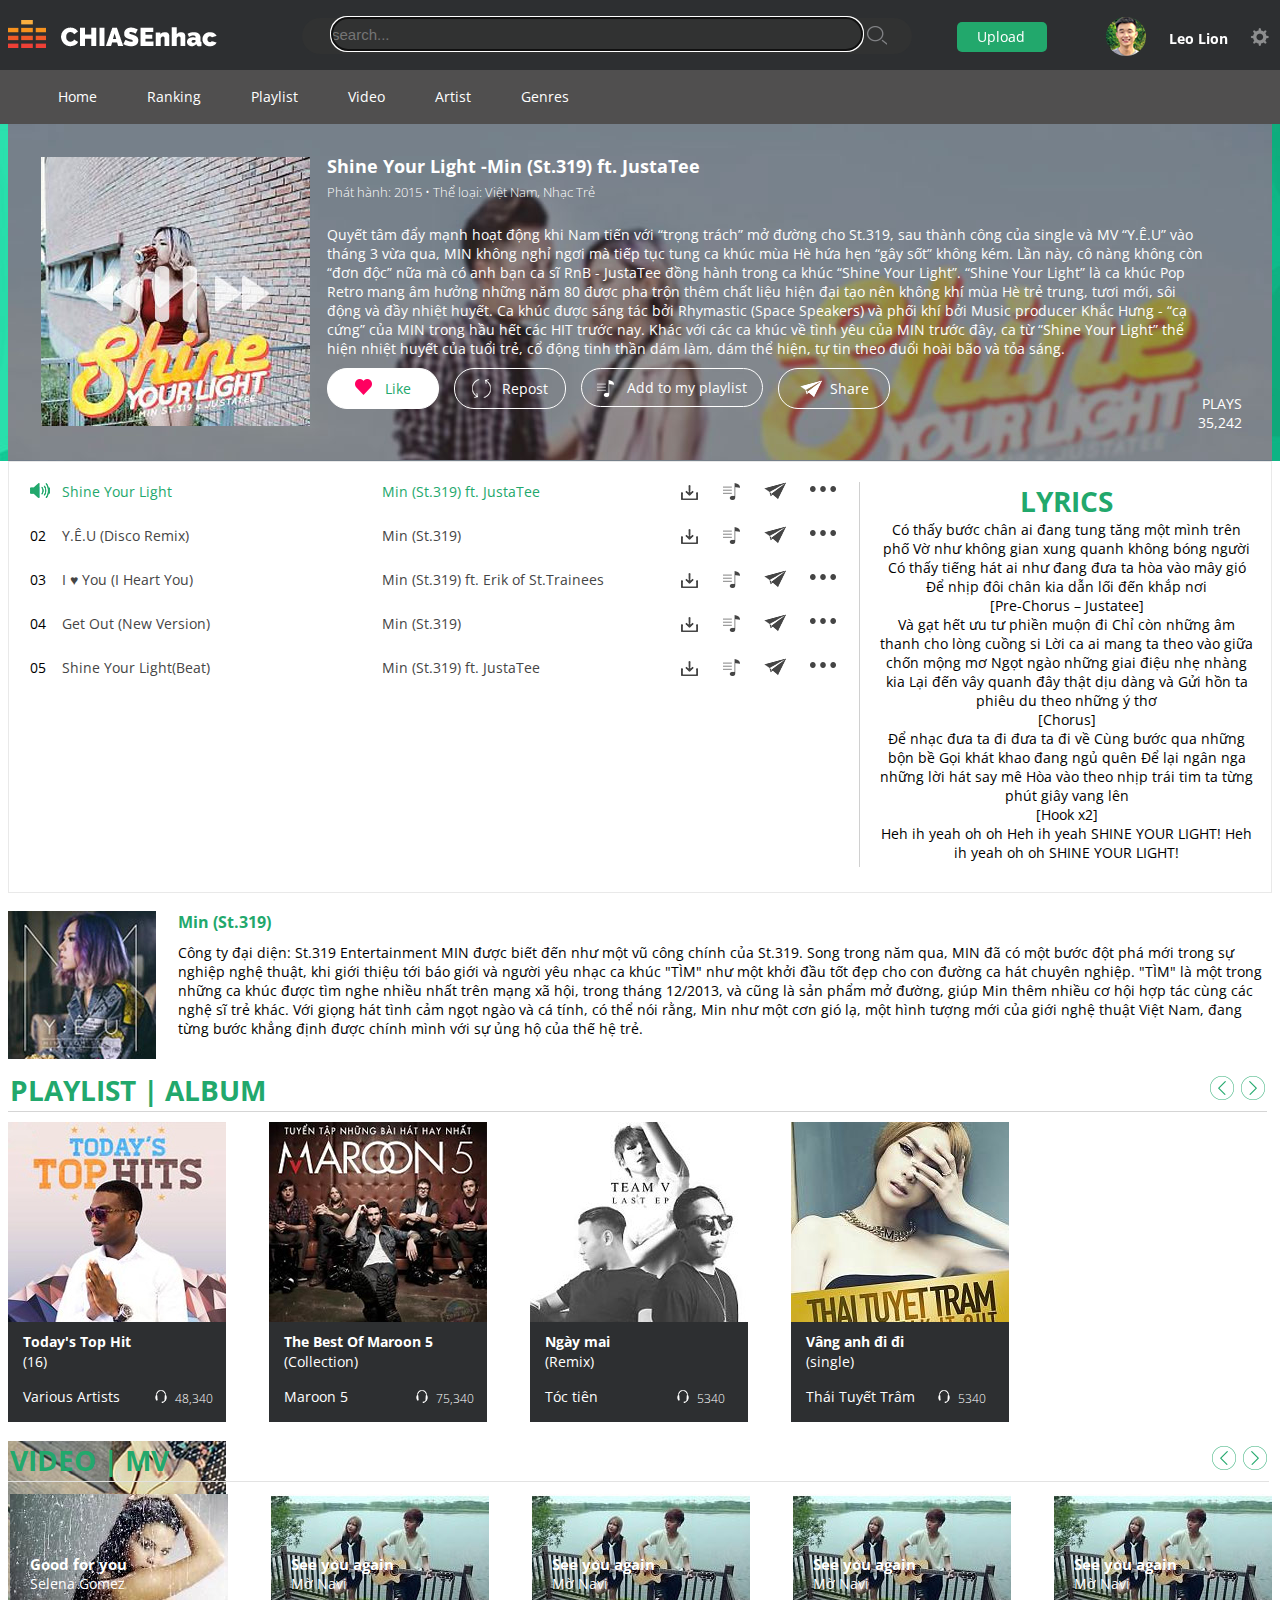
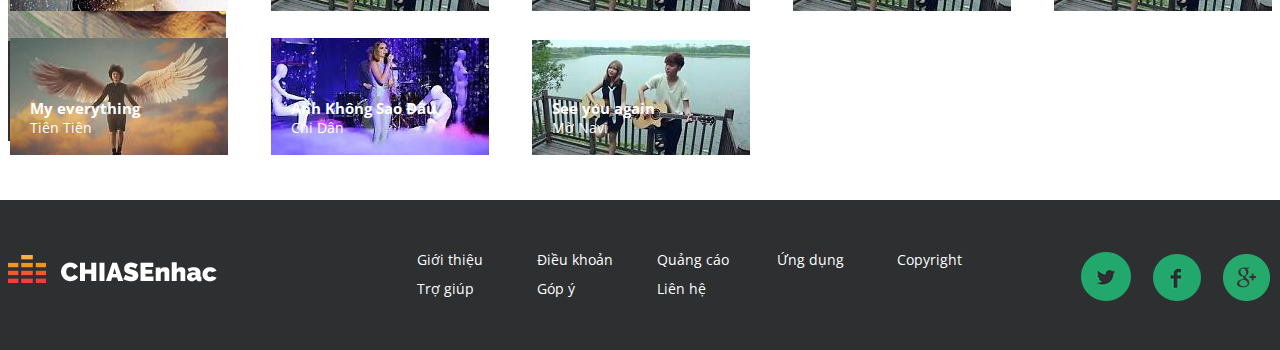
<file: album-player.html>
<!doctype html>
<html>
<head>
<meta http-equiv="X-UA-Compatible" content="IE=edge">
<meta name="viewport" content="width=device-width, initial-scale=1.0">
<title>Shine Your Light -Min (St.319) ft. JustaTee</title>
<meta http-equiv="Content-Type" content="text/html; charset=utf-8" />
<link rel="Shortcut icon" href="imgs/logo.gif" type="image/gif" sizes="16x16">
<link href="css/album-player.css" rel="stylesheet" type="text/css" />
<link href="css/header.css" rel="stylesheet" type="text/css" >
<link href="css/jquery.ui.tabs.min.css" rel="stylesheet" type="text/css">
<script src="js/jquery-1.11.1.min.js" ></script>
<script src="js/jquery.ui-1.10.4.tabs.min.js" ></script>
<script src="js/slider.js"></script>
<script src="js/dropit.js"></script>
<script type="text/javascript">
$(document).ready(function() {
    	$('.mainNav').dropit();
		
	});
</script>
</head>

<body>
 <div id="header">
	<div id="topHeader">
        <div class="wpage"> 
            <a href="index.html"><img src="imgs/logo.png" class="logo"/></a>
            
            <div class="boxSearch">
            	<form>
                <input id="txtSearch" maxlength="90" name="q" type="text" class="i-search" placeholder="search..." autocomplete="off" autofocus>
                <input id="btnSearch" type="submit" class="b-search" value="  ">
            	</form>
            </div><!--end of boxSearch-->
            
            <div class="upload"><a href="#">Upload</a></div><!--end of upload-->
            <div>
            	<table class="loginForm">
                  <tbody>
                    <tr>
                      <td><img src="imgs/ava.png" class="avaUser"/></td>
                      <td><p class="nameUser">Leo Lion</p></td>
                      <td><img src="imgs/setting.png" class="setting"/></td>
                    </tr>
                  </tbody>
                </table>
      
            </div><!--end of sign-->
    </div>
   </div><!--end of topHeader-->      
  	<nav>	
  		<div class="mainNav">
  		<ul class="wpage">
          <li><a href="index.html" >Home</a></li>
          <li><a href="ranking.html" >Ranking</a>
          	<ul class="dropit-submenu">
                <li><a href="#">Daily</a></li>
                <li><a href="#">Weekly</a></li>
                <li><a href="#">Monthly</a></li>
                <li><a href="#">Annually</a></li>
            </ul>
          </li>
          <li><a href="playlist.html">Playlist</a>
          	<ul class="dropit-submenu">
                <li><a href="#">Album of month</a></li>
                <li><a href="#">The best of single</a></li>
                <li><a href="#">Relax</a></li>
                <li><a href="#">Annually</a></li>
            </ul>
          </li>
          <li><a href="video.html" >Video</a>
          	<ul class="dropit-submenu-long">
            	<ol class="col1">
                    <li><a href="#">New & Hot</a></li>
                    <li><a href="#">Funny</a></li>
                    <li><a href="#">TV show</a></li>
                    <li><a href="#">Funny</a></li>
                </ol>
                <ol class="col2">
                    <li><a href="#">US-UK</a></li>
                    <li><a href="#">V-Pop</a></li>
                    <li><a href="#">K-Pop</a></li>
                    <li><a href="#">China</a></li>
                </ol>
            </ul>
          </li>
          
          <li><a href="artist.html" >Artist</a>
          	<ul class="dropit-submenu">
                <li><a href="#">Viet Nam</a></li>
                <li><a href="#">US-UK</a></li>
                <li><a href="#">Korea</a></li>
                <li><a href="#">China</a></li>
            </ul>
          </li>
          
          <li><a href="error.html" >Genres</a>
          	<ul class="dropit-submenu-long dropit-submenu-long2">
            	<ol class="col1">
                    <li><a href="#">Pop</a></li>
                    <li><a href="#">Rock</a></li>
                    <li><a href="#">EDM/Dance</a></li>
                    <li><a href="#">Rap/Hiphop</a></li>
                </ol>
                <ol class="col2">
                    <li><a href="#">OST</a></li>
                    <li><a href="#">Blue/Jazz</a></li>
                    <li><a href="#">Folk</a></li>
                    <li><a href="#">indie</a></li>
                </ol>
                <ol class="col3">
                    <li><a href="#">New Age/World Music</a></li>
                    <li><a href="#">Christian & Gospel</a></li>
                </ol>
            </ul>
          </li>
       </ul>
       </div>
  </nav>
  
 </div>   
 <!--end of header-->    
        <div id="container">
        	<div id="art">
                	<div class="wpage">
                        <div class="art-cover">  
                            <img src="imgs/album-cover.jpg" class="ava-artist"/>
                         	<div class="bio-album">
                            	<h3 style="font-size:18px;">Shine Your Light -Min (St.319) ft. JustaTee</h3>
								<h4 style="font-weight:lighter;line-height:28px;font-size:13px;">Phát hành: 2015 • Thể loại: Việt Nam, Nhạc Trẻ</h4>
                                <br>
                                <p style="margin-bottom:10px;">Quyết tâm đẩy mạnh hoạt động khi Nam tiến với “trọng trách” mở đường cho St.319, sau thành công của single và MV “Y.Ê.U” vào tháng 3 vừa qua, MIN không nghỉ ngơi mà tiếp tục tung ca khúc mùa Hè hứa hẹn “gây sốt” không kém. Lần này, cô nàng không còn “đơn độc” nữa mà có anh bạn ca sĩ RnB - JustaTee đồng hành trong ca khúc “Shine Your Light”. 

“Shine Your Light” là ca khúc Pop Retro mang âm hưởng những năm 80 được pha trộn thêm chất liệu hiện đại tạo nên không khí mùa Hè trẻ trung, tươi mới, sôi động và đầy nhiệt huyết. Ca khúc được sáng tác bởi Rhymastic (Space Speakers) và phối khí bởi Music producer Khắc Hưng - “cạ cứng” của MIN trong hầu hết các HIT trước nay. 

Khác với các ca khúc về tình yêu của MIN trước đây, ca từ “Shine Your Light” thể hiện nhiệt huyết của tuổi trẻ, cổ động tinh thần dám làm, dám thể hiện, tự tin theo đuổi hoài bão và tỏa sáng. </p>
                                
                                <div class="button">
                                    <div class="like"><a>Like</a></div>
                                    <div class="repost"><a>Repost</a></div>
                                    <div class="add"><a>Add to my playlist</a></div>
                                    <div class="share"><a>Share</a></div>
                                </div>
                            </div>
                            
                            <div class="plays"><p>Plays</p>
							<p>35,242</p></div>
                            
                          
                        </div><!--art cover-->          
                    <div class="overview">
                    	<div class="list-songs">                                                
                            <ul>	
                            	<li class="playing">
                                	<div class="songs">
                                        <span>1</span>
                                        <div class="name-songs"><a href="#">Shine Your Light</a></div>
                                        <div class="name-artist"><a href="#">Min (St.319) ft. JustaTee</a></div>
                                    <ul class="tool-song">
                                    	<li><img src="imgs/download.png" class="icon"/></li>
                                        <li><img src="imgs/album-gray.png" class="icon"/></li>
                                        <li><img src="imgs/share.png" class="icon"/></li>
                                        <li><img src="imgs/more.png" class="icon"/></li>
                                    </ul>
                                    </div>                                  
                                </li>
                                
                                <li>
                                	<div class="songs">
                                        <span>02</span>
                                        <div class="name-songs"><a href="#">Y.Ê.U (Disco Remix)</a></div>
                                        <div class="name-artist"><a href="#">Min (St.319)</a></div>
                                    <ul class="tool-song">
                                    	<li><img src="imgs/download.png" class="icon"/></li>
                                        <li><img src="imgs/album-gray.png" class="icon"/></li>
                                        <li><img src="imgs/share.png" class="icon"/></li>
                                        <li><img src="imgs/more.png" class="icon"/></li>
                                    </ul>
                                    </div>
                                </li>
                                
                                <li>
                                	<div class="songs">
                                        <span>03</span>
                                        <div class="name-songs"><a href="#">I ♥ You (I Heart You)</a></div>
                                        <div class="name-artist"><a href="#">Min (St.319)  ft.  Erik of St.Trainees</a></div>
                                    <ul class="tool-song">
                                    	<li><img src="imgs/download.png" class="icon"/></li>
                                        <li><img src="imgs/album-gray.png" class="icon"/></li>
                                        <li><img src="imgs/share.png" class="icon"/></li>
                                        <li><img src="imgs/more.png" class="icon"/></li>
                                    </ul>
                                    </div>
                                </li>
                                
                                <li>
                                	<div class="songs">
                                        <span>04</span>
                                        <div class="name-songs"><a href="#">Get Out (New Version)</a></div>
                                        <div class="name-artist"><a href="#">Min (St.319)</a></div>
                                    <ul class="tool-song">
                                    	<li><img src="imgs/download.png" class="icon"/></li>
                                        <li><img src="imgs/album-gray.png" class="icon"/></li>
                                        <li><img src="imgs/share.png" class="icon"/></li>
                                        <li><img src="imgs/more.png" class="icon"/></li>
                                    </ul>
                                    </div>
                                </li>
                                
                                <li>
                                	<div class="songs">
                                        <span>05</span>
                                        <div class="name-songs"><a href="#">Shine Your Light(Beat)</a></div>
                                        <div class="name-artist"><a href="#">Min (St.319) ft. JustaTee</a></div>
                                    <ul class="tool-song">
                                    	<li><img src="imgs/download.png" class="icon"/></li>
                                        <li><img src="imgs/album-gray.png" class="icon"/></li>
                                        <li><img src="imgs/share.png" class="icon"/></li>
                                        <li><img src="imgs/more.png" class="icon"/></li>
                                    </ul>
                                    </div>
                                </li>
                            </ul>
                    	</div><!--end of list songs-->
                        
                        <div class="lyric">
							<h1>Lyrics</h1>
                            
                            <p>
                            Có thấy bước chân ai đang tung tăng một mình trên phố 
                            Vờ như không gian xung quanh không bóng người 
                            Có thấy tiếng hát ai như đang đưa ta hòa vào mây gió 
                            Để nhịp đôi chân kia dẫn lối đến khắp nơi 
                            <br>
                            [Pre-Chorus – Justatee] 
                            <br>
                            Và gạt hết ưu tư phiền muộn đi 
                            Chỉ còn những âm thanh cho lòng cuồng si 
                            Lời ca ai mang ta theo vào giữa chốn mộng mơ 
                            Ngọt ngào những giai điệu nhẹ nhàng kia 
                            Lại đến vây quanh đây thật dịu dàng và 
                            Gửi hồn ta phiêu du theo những ý thơ 
                            <br>
                            [Chorus] 
                            <br>
                            Để nhạc đưa ta đi đưa ta đi về 
                            Cùng bước qua những bộn bề 
                            Gọi khát khao đang ngủ quên 
                            Để lại ngân nga những lời hát say mê 
                            Hòa vào theo nhịp trái tim ta từng phút giây vang lên 
                            <br>
                            [Hook x2] 
                            <br>
                            Heh ih yeah oh oh Heh ih yeah SHINE YOUR LIGHT! 
                            Heh ih yeah oh oh SHINE YOUR LIGHT! </p>
                        </div><!--end of related artist-->
                    </div><!--end of Overview  -->
                    
                    </div>
                </div>
        
            <div class="wpage">	
            	<div class="info-artist">
                	<img src="imgs/info-artist.jpg" style="float:left;position: absolute;"/>
                    <div class="bio">
                    	<h3><a href="artist.html">Min (St.319)</a></h3>
                        <p style="margin-top:10px;">Công ty đại diện: St.319 Entertainment 

MIN được biết đến như một vũ công chính của St.319. Song trong năm qua, MIN đã có một bước đột phá mới trong sự nghiệp nghệ thuật, khi giới thiệu tới báo giới và người yêu nhạc ca khúc "TÌM" như một khởi đầu tốt đẹp cho con đường ca hát chuyên nghiệp. 

"TÌM" là một trong những ca khúc được tìm nghe nhiều nhất trên mạng xã hội, trong tháng 12/2013, và cũng là sản phẩm mở đường, giúp Min thêm nhiều cơ hội hợp tác cùng các nghệ sĩ trẻ khác. 

Với giọng hát tình cảm ngọt ngào và cá tính, có thể nói rằng, Min như một cơn gió lạ, một hình tượng mới của giới nghệ thuật Việt Nam, đang từng bước khẳng định được chính mình với sự ủng hộ của thế hệ trẻ.</p>
                    </div>
            	</div><!--info artist-->
                
                <div class="albumCol">
                     <table class="albumTile">
                          <tbody>
                            <tr>
                              <td><h1>Playlist | Album</h1></td>
                              <td><img src="imgs/btn-prev.png" class="btnNext"/></td>
                              <td><img src="imgs/btn-next.png" class="btnPrev"/></td>  
                            </tr>
                          </tbody>
                     </table>

                    
                        <div class="album">
                        	<div class="preview">
                                <img src="imgs/index_82.jpg"/>
                                <div class="imgHover">
                                    <img src="imgs/play_all.png"/>
                                </div><!--end Hover-->
                            </div>
                            <div class="alTile">
                            	<a href="#" class="al-name">
                            		<h4>Today's Top Hit</h4>
                                    <span>(16)</span>
                            	</a>
                                <a href="#" class="artist">
                                	<p>Various Artists</p>
                                </a>
                                <table class="al-score">
                                  <tbody>
                                    <tr>
                                      <td><img src="imgs/headset.png" /></td>
                                      <td><h5 style="font-weight:lighter;margin-left:5px">48,340</h5></td>
                                    </tr>
                                  </tbody>
                                </table>
                          </div>
                        </div><!--end of album-->
                        
                        <div class="album">
                        	<div class="preview">
                                <img src="imgs/index_84.jpg"/>
                                <div class="imgHover">
                                        <img src="imgs/play_all.png"/>
                                </div><!--end Hover-->
                            </div>
                            <div class="alTile">
                            	<a href="#" class="al-name">
                            		<h4>The Best Of Maroon 5</h4>
                                    <span>(Collection)</span>
                            	</a>
                                <a href="#" class="artist">
                                	<p>Maroon 5</p>
                                </a>
                                <table class="al-score">
                                  <tbody>
                                    <tr>
                                      <td><img src="imgs/headset.png" /></td>
                                      <td><h5 style="font-weight:lighter;margin-left:5px">75,340</h5></td>
                                    </tr>
                                  </tbody>
                                </table>
                          </div>
                        </div><!--end of album-->
                        
                        <div class="album">
                            <div class="preview">
                                <img src="imgs/index_86.jpg"/>
                                <div class="imgHover">
                                        <img src="imgs/play_all.png"/>
                                </div><!--end Hover-->
                            </div>
                            <div class="alTile">
                            	<a href="#" class="al-name">
                            		<h4>Ngày mai</h4>
                                    <span>(Remix)</span>
                            	</a>
                                <a href="#" class="artist">
                                	<p>Tóc tiên</p>
                                </a>
                                <table class="al-score">
                                  <tbody>
                                    <tr>
                                      <td><img src="imgs/headset.png" /></td>
                                      <td><h5 style="font-weight:lighter;margin-left:5px">5340</h5></td>
                                    </tr>
                                  </tbody>
                                </table>
                          </div>
                        </div><!--end of album-->
                        
                        <div class="album">
                        	<div class="preview">
                                <img src="imgs/index_88.jpg"/>
                                <div class="imgHover">
                                        <img src="imgs/play_all.png"/>
                                </div><!--end Hover-->
                            </div>
                            <div class="alTile">
                            	<a href="#" class="al-name">
                            		<h4>Vâng anh đi đi<br></h4>
                                    <span>(single)</span>
                            	</a>
                                <a href="#" class="artist">
                                	<p>Thái Tuyết Trâm</p>
                                </a>
                                <table class="al-score">
                                  <tbody>
                                    <tr>
                                      <td><img src="imgs/headset.png" /></td>
                                      <td><h5 style="font-weight:lighter;margin-left:5px">5340</h5></td>
                                    </tr>
                                  </tbody>
                                </table>
                          </div>
                        </div><!--end of album-->
                        
                        <div class="album">
                        	<div class="preview">
                                <img src="imgs/pop.jpg"/>
                                <div class="imgHover">
                                        <img src="imgs/play_all.png"/>
                                </div><!--end Hover-->
                            </div>
                            <div class="alTile">
                            	<a href="#" class="al-name">
                            		<h4>Vâng anh đi đi<br></h4>
                                    <span>(single)</span>
                            	</a>
                                <a href="#" class="artist">
                                	<p>Thái Tuyết Trâm</p>
                                </a>
                                <table class="al-score">
                                  <tbody>
                                    <tr>
                                      <td><img src="imgs/headset.png" /></td>
                                      <td><h5 style="font-weight:lighter;margin-left:5px">5340</h5></td>
                                    </tr>
                                  </tbody>
                                </table>
                          </div>
                        </div><!--end of album-->
                        
                  	</div><!--end of albumCol-->
                    
                <div class="videoVN">  
                    <table class="videoTile">
                          <tbody>
                            <tr>
                              <td><h1>Video | MV</h1></td>
                              <td><img src="imgs/btn-prev.png" class="btnNext"/></td>
                              <td><img src="imgs/btn-next.png" class="btnPrev"/></td> 
                            </tr>
                          </tbody>
                     </table>
                     
                    <table class="video">  
                        <tbody>
                           <tr>
                              <td>
                                 <div class="video-small" style="background:url(imgs/index_100.png);margin-left:0px;">
                                    <div class="tile-video" >
                                       <h3>Good for you</h3>
                                        <p>Selena Gomez</p></div><!--end Video-->
                                        <div class="imgHover">
                                        <img src="imgs/play_all.png"/>
                                    </div><!--end imgHover--></div>
                              </td>
                                 <td>
                                            <div class="video-small" style="background:url(imgs/index_102.jpg);">
                                            <div class="tile-video">
                                                <h3>See you again</h3>
                                                <p>Mờ Navi</p></div><!--end Video-->
                                            <div class="imgHover">
                                                 <img src="imgs/play_all.png"/>
                                            </div><!--end Hover--></div>
                                        </td>
                                 <td>
                                            <div class="video-small" style="background:url(imgs/index_102.jpg);">
                                            <div class="tile-video">
                                                <h3>See you again</h3>
                                                <p>Mờ Navi</p></div><!--end Video-->
                                            <div class="imgHover">
                                                 <img src="imgs/play_all.png"/>
                                            </div><!--end Hover--></div>
                                        </td>
                                 <td>
                                            <div class="video-small" style="background:url(imgs/index_102.jpg);">
                                            <div class="tile-video">
                                                <h3>See you again</h3>
                                                <p>Mờ Navi</p></div><!--end Video-->
                                            <div class="imgHover">
                                                 <img src="imgs/play_all.png"/>
                                            </div><!--end Hover--></div>
                                        </td>
                                 <td>
                                            <div class="video-small" style="background:url(imgs/index_102.jpg);">
                                            <div class="tile-video">
                                                <h3>See you again</h3>
                                                <p>Mờ Navi</p></div><!--end Video-->
                                            <div class="imgHover">
                                                 <img src="imgs/play_all.png"/>
                                            </div><!--end Hover--></div>
                                        </td>       
                           </tr>
                           <tr>
                                 <td>
                                            <div class="video-small" style="background:url(imgs/index_118.jpg);margin-left:0px;">
                                            <div class="tile-video">
                                                <h3>My everything</h3>
                                                <p>Tiên Tiên</p></div><!--end Video-->
                                            <div class="imgHover">
                                                 <img src="imgs/play_all.png"/>
                                            </div><!--end Hover--></div>
                                        </td>       
                                 <td>
                                            <div class="video-small" style="background:url(imgs/index_120.jpg);">
                                            <div class="tile-video">
                                                <h3>Anh Không Sao Đâu</h3>
                                                <p>Chi Dân</p></div><!--end Video-->
                                            <div class="imgHover">
                                                 <img src="imgs/play_all.png"/>
                                            </div><!--end Hover--></div>
                                        </td>       
                                 <td>
                                            <div class="video-small" style="background:url(imgs/index_102.jpg);">
                                            <div class="tile-video">
                                                <h3>See you again</h3>
                                                <p>Mờ Navi</p></div><!--end Video-->
                                            <div class="imgHover">
                                                 <img src="imgs/play_all.png"/>
                                            </div><!--end Hover--></div>
                                        </td>       
                           </tr>
                        </tbody>
                    </table>              
   				</div>
            </div>
       </div><!--end of container-->
            
   
   
   
   
        <footer>
        	<div class="wpage">
            	<img src="imgs/logo.png" class="logo"/>
                <ul class="link-footer">
                	<li><a href="#">Giới thiệu</a></li>
                    <li><a href="#">Điều khoản</a></li>
                    <li><a href="#">Quảng cáo</a></li>
                    <li><a href="#">Ứng dụng</a></li>
                    <li><a href="#">Copyright</a></li>
                    
                    <li><a href="#">Trợ giúp</a></li>
                    <li><a href="#">Góp ý</a></li>
                    <li><a href="#">Liên hệ</a></li>
                </ul>
                
                <table class="social">
                  <tbody>
                    <tr>
                      <td><a href="#"><img src="imgs/tw.png"/></a></td>
                      <td><a href="#"><img src="imgs/fb.png"/></a></td>
                      <td><a href="#"><img src="imgs/g+.png"/></a></td>
                    </tr>
                  </tbody>
                </table>

            </div>
        </footer>
        <div id="dt-btt"><img src="imgs/go-top.png" /></div>  
        <div id="playing"></div>
        
        
        
<script type='text/javascript'>
$(function(){
	$(window).scroll(function(){if($(this).scrollTop()!=0){$('#dt-btt').fadeIn();}else{$('#dt-btt').fadeOut();}});
	$('#dt-btt').click(function(){$('body,html').animate({scrollTop:0},800);});
	});
</script>
</body>
</html>
</file>
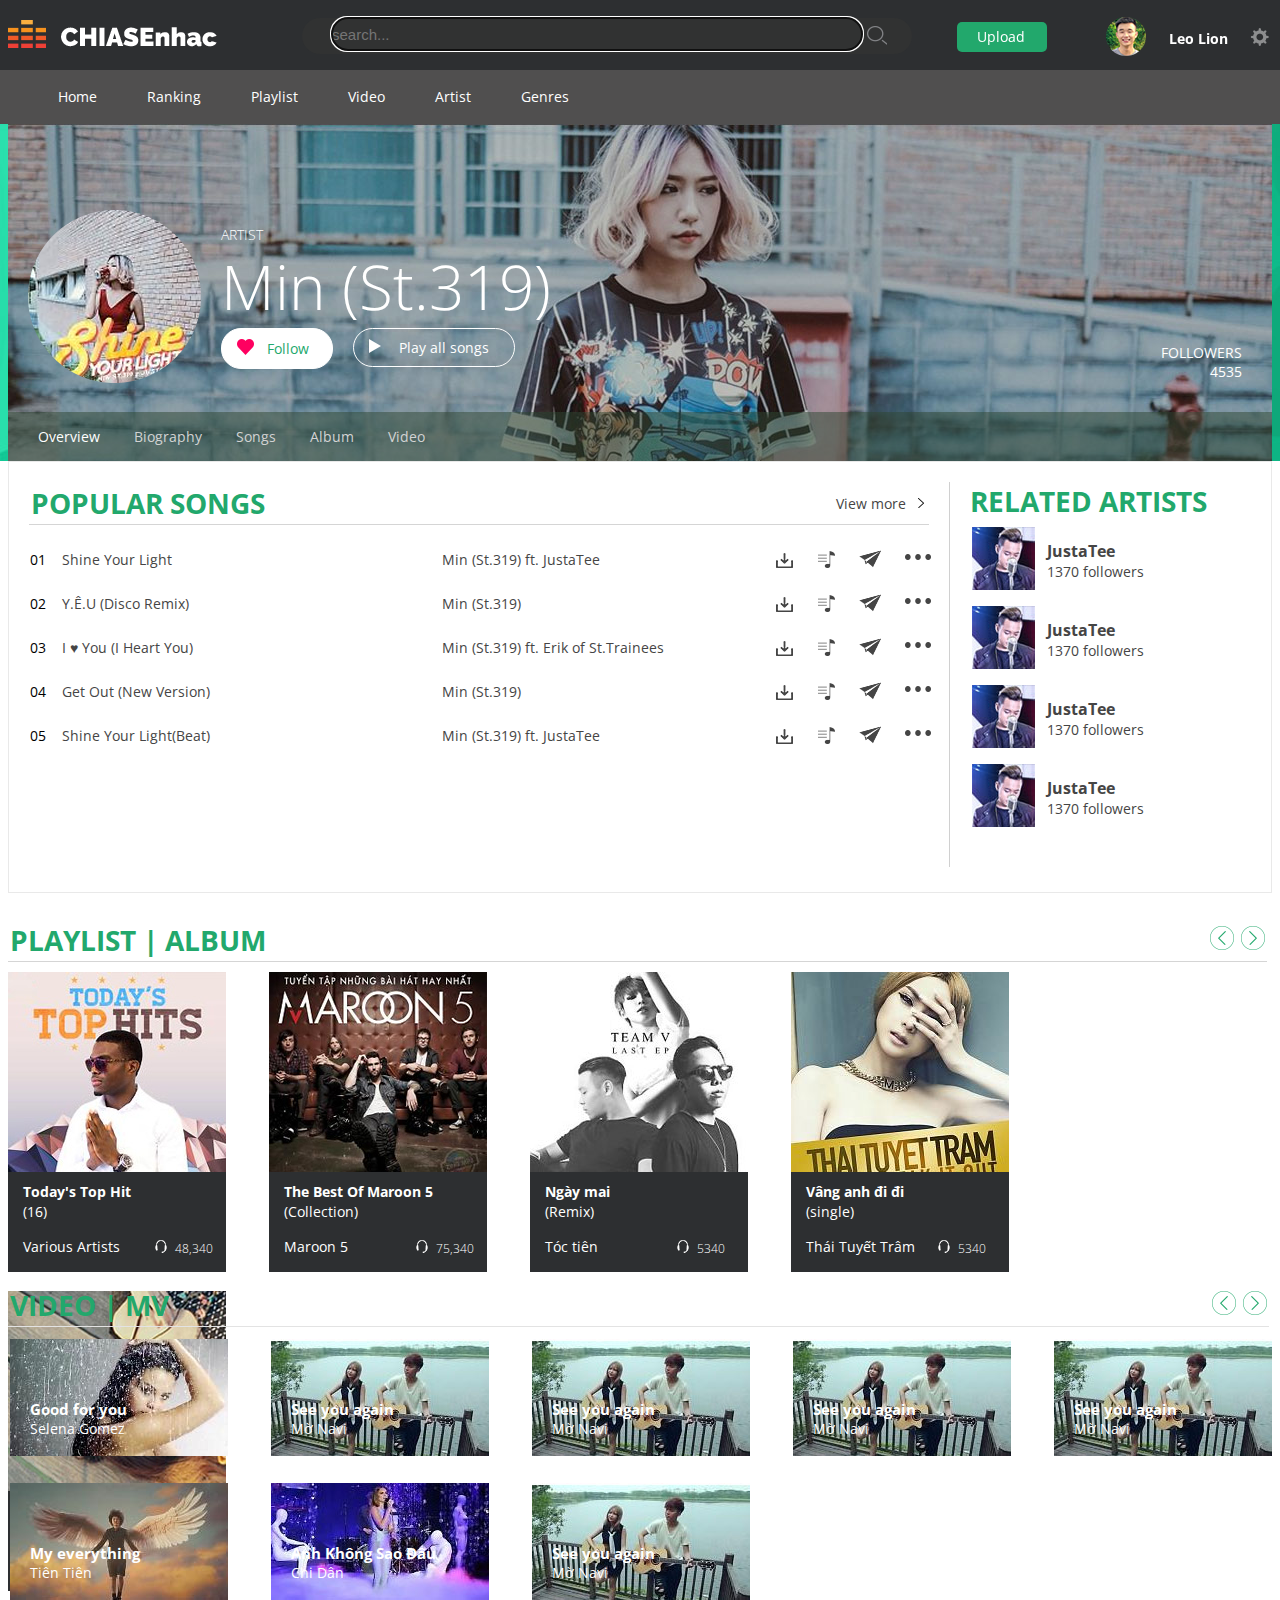
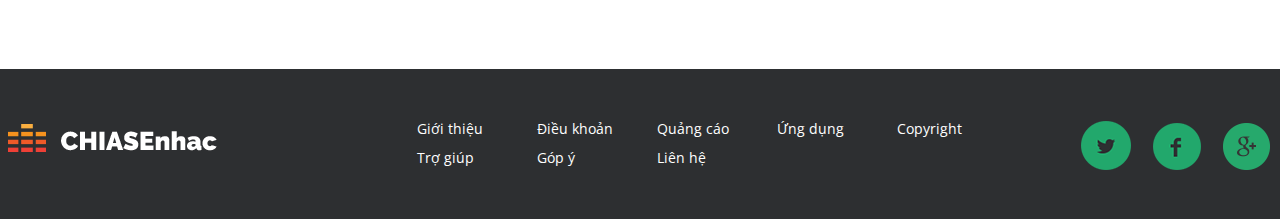
<file: artist.html>
<!doctype html>
<html>
<head>
<meta http-equiv="X-UA-Compatible" content="IE=edge">
<meta name="viewport" content="width=device-width, initial-scale=1.0">
<title>Min (St.319)</title>
<meta http-equiv="Content-Type" content="text/html; charset=utf-8" />
<link rel="Shortcut icon" href="imgs/logo.gif" type="image/gif" sizes="16x16">
<link href="css/artist.css" rel="stylesheet" type="text/css" />
<link href="css/header.css" rel="stylesheet" type="text/css" >
<link href="css/jquery.ui.tabs.min.css" rel="stylesheet" type="text/css">
<script src="js/jquery-1.11.1.min.js" ></script>
<script src="js/jquery.ui-1.10.4.tabs.min.js" ></script>
<script src="js/slider.js"></script>
<script src="js/dropit.js"></script>
<script type="text/javascript">
$(document).ready(function() {
    	$('.mainNav').dropit();
		
	});
</script>
</head>

<body>
 <div id="header">
	<div id="topHeader">
        <div class="wpage"> 
            <a href="index.html"><img src="imgs/logo.png" class="logo"/></a>
            
            <div class="boxSearch">
            	<form>
                <input id="txtSearch" maxlength="90" name="q" type="text" class="i-search" placeholder="search..." autocomplete="off" autofocus>
                <input id="btnSearch" type="submit" class="b-search" value="  ">
            	</form>
            </div><!--end of boxSearch-->
            
            <div class="upload"><a href="#">Upload</a></div><!--end of upload-->
            <div>
            	<table class="loginForm">
                  <tbody>
                    <tr>
                      <td><img src="imgs/ava.png" class="avaUser"/></td>
                      <td><p class="nameUser">Leo Lion</p></td>
                      <td><img src="imgs/setting.png" class="setting"/></td>
                    </tr>
                  </tbody>
                </table>
      
            </div><!--end of sign-->
    </div>
   </div><!--end of topHeader-->      
  	<nav>	
  		<div class="mainNav">
  		<ul class="wpage">
          <li><a href="index.html" >Home</a></li>
          <li><a href="ranking.html" >Ranking</a>
          	<ul class="dropit-submenu">
                <li><a href="#">Daily</a></li>
                <li><a href="#">Weekly</a></li>
                <li><a href="#">Monthly</a></li>
                <li><a href="#">Annually</a></li>
            </ul>
          </li>
          <li><a href="playlist.html" >Playlist</a>
          	<ul class="dropit-submenu">
                <li><a href="#">Album of month</a></li>
                <li><a href="#">The best of single</a></li>
                <li><a href="#">Relax</a></li>
                <li><a href="#">Annually</a></li>
            </ul>
          </li>
          <li><a href="video.html" >Video</a>
          	<ul class="dropit-submenu-long">
            	<ol class="col1">
                    <li><a href="#">New & Hot</a></li>
                    <li><a href="#">Funny</a></li>
                    <li><a href="#">TV show</a></li>
                    <li><a href="#">Funny</a></li>
                </ol>
                <ol class="col2">
                    <li><a href="#">US-UK</a></li>
                    <li><a href="#">V-Pop</a></li>
                    <li><a href="#">K-Pop</a></li>
                    <li><a href="#">China</a></li>
                </ol>
            </ul>
          </li>
          
          <li><a href="artist.html" >Artist</a>
          	<ul class="dropit-submenu">
                <li><a href="#">Viet Nam</a></li>
                <li><a href="#">US-UK</a></li>
                <li><a href="#">Korea</a></li>
                <li><a href="#">China</a></li>
            </ul>
          </li>
          
          <li><a href="error.html" >Genres</a>
          	<ul class="dropit-submenu-long dropit-submenu-long2">
            	<ol class="col1">
                    <li><a href="#">Pop</a></li>
                    <li><a href="#">Rock</a></li>
                    <li><a href="#">EDM/Dance</a></li>
                    <li><a href="#">Rap/Hiphop</a></li>
                </ol>
                <ol class="col2">
                    <li><a href="#">OST</a></li>
                    <li><a href="#">Blue/Jazz</a></li>
                    <li><a href="#">Folk</a></li>
                    <li><a href="#">indie</a></li>
                </ol>
                <ol class="col3">
                    <li><a href="#">New Age/World Music</a></li>
                    <li><a href="#">Christian & Gospel</a></li>
                </ol>
            </ul>
          </li>
       </ul>
       </div>
  </nav>
  
 </div>   
 <!--end of header-->    
        <div id="container">
            	<div id="art">
                	<div class="wpage">
                        <div class="art-cover">  
                            <img src="imgs/artist_08.png" class="ava-artist"/>
                         	<div class="artist">
                                <h4 style="font-weight:lighter;">ARTIST</h4>
                                <h3 style="font-weight:lighter; font-size:62px;">Min (St.319)</h3>
                                
                                <div class="follow"><a>Follow</a></div>
                                <div class="play-all"><a>Play all songs</a></div>
                            </div>
                            
                            <div class="follower"><p>Followers</p>
							<p>4535</p></div>
                            
                            <div class="info-menu">
                                <ul>
                                    <li  class="selected"><a href="#">Overview </a></li>
                                    <li><a href="#">Biography</a></li>
                                    <li><a href="#">Songs</a></li>
                                    <li><a href="#">Album</a></li>
                                    <li><a href="#">Video</a></li>                                        
                                </ul>
                            </div>
                        </div><!--art cover-->          
                    <div class="overview">
                    	<div class="list-songs">
                    		<table class="list-tile">
                              <tbody>
                                <tr>
                                  <td><h1>Popular Songs</h1></td>
                                  <td><a href="#">View more<img src="imgs/view-more.png" style="margin-left:10px;"/></a>
                                  	</td>
                                </tr>
                              </tbody>
                            </table>
                            
                            <ul style="margin-top:25px;">	
                            	<li class="playing">
                                	<div class="songs">
                                        <span>01</span>
                                        <div class="name-songs"><a href="#">Shine Your Light</a></div>
                                        <div class="name-artist"><a href="#">Min (St.319) ft. JustaTee</a></div>
                                    <ul class="tool-song">
                                    	<li><img src="imgs/download.png" class="icon"/></li>
                                        <li><img src="imgs/album-gray.png" class="icon"/></li>
                                        <li><img src="imgs/share.png" class="icon"/></li>
                                        <li><img src="imgs/more.png" class="icon"/></li>
                                    </ul>
                                    </div>                                  
                                </li>
                                
                                <li>
                                	<div class="songs">
                                        <span>02</span>
                                        <div class="name-songs"><a href="#">Y.Ê.U (Disco Remix)</a></div>
                                        <div class="name-artist"><a href="#">Min (St.319)</a></div>
                                    <ul class="tool-song">
                                    	<li><img src="imgs/download.png" class="icon"/></li>
                                        <li><img src="imgs/album-gray.png" class="icon"/></li>
                                        <li><img src="imgs/share.png" class="icon"/></li>
                                        <li><img src="imgs/more.png" class="icon"/></li>
                                    </ul>
                                    </div>
                                </li>
                                
                                <li>
                                	<div class="songs">
                                        <span>03</span>
                                        <div class="name-songs"><a href="#">I ♥ You (I Heart You)</a></div>
                                        <div class="name-artist"><a href="#">Min (St.319)  ft.  Erik of St.Trainees</a></div>
                                    <ul class="tool-song">
                                    	<li><img src="imgs/download.png" class="icon"/></li>
                                        <li><img src="imgs/album-gray.png" class="icon"/></li>
                                        <li><img src="imgs/share.png" class="icon"/></li>
                                        <li><img src="imgs/more.png" class="icon"/></li>
                                    </ul>
                                    </div>
                                </li>
                                
                                <li>
                                	<div class="songs">
                                        <span>04</span>
                                        <div class="name-songs"><a href="#">Get Out (New Version)</a></div>
                                        <div class="name-artist"><a href="#">Min (St.319)</a></div>
                                    <ul class="tool-song">
                                    	<li><img src="imgs/download.png" class="icon"/></li>
                                        <li><img src="imgs/album-gray.png" class="icon"/></li>
                                        <li><img src="imgs/share.png" class="icon"/></li>
                                        <li><img src="imgs/more.png" class="icon"/></li>
                                    </ul>
                                    </div>
                                </li>
                                
                                <li>
                                	<div class="songs">
                                        <span>05</span>
                                        <div class="name-songs"><a href="#">Shine Your Light(Beat)</a></div>
                                        <div class="name-artist"><a href="#">Min (St.319) ft. JustaTee</a></div>
                                    <ul class="tool-song">
                                    	<li><img src="imgs/download.png" class="icon"/></li>
                                        <li><img src="imgs/album-gray.png" class="icon"/></li>
                                        <li><img src="imgs/share.png" class="icon"/></li>
                                        <li><img src="imgs/more.png" class="icon"/></li>
                                    </ul>
                                    </div>
                                </li>
                            </ul>
                    	</div><!--end of list songs-->
                        
                        <div class="related-art">
							<h1>Related Artists</h1>
                            
                            <table id="artist">
                              <tbody>
                                <tr>
                                  <td><img src="imgs/artist_32.jpg"/></td>
                                  <td>
                                  	<h3>JustaTee</h3>
									<p>1370 followers</p>
                                  </td>
                                </tr>
                                <tr>
                                  <td><img src="imgs/artist_32.jpg" /></td>
                                  <td>
                                  	<h3>JustaTee</h3>
									<p>1370 followers</p>
                                  </td>
                                </tr>
                                <tr>
                                  <td><img src="imgs/artist_32.jpg"/></td>
                                  <td>
                                  	<h3>JustaTee</h3>
									<p>1370 followers</p>
                                  </td>
                                </tr>
                                <tr>
                                  <td><img src="imgs/artist_32.jpg"/></td>
                                  <td>
                                  	<h3>JustaTee</h3>
									<p>1370 followers</p>
                                  </td>
                                </tr>
                              </tbody>
                            </table>

                        </div><!--end of related artist-->
                    </div><!--end of Overview  -->
                    
                    </div>
                </div>
                
                <div class="wpage">	
                    <div class="albumCol">
                     <table class="albumTile">
                          <tbody>
                            <tr>
                              <td><h1>Playlist | Album</h1></td>
                              <td><img src="imgs/btn-prev.png" class="btnNext"/></td>
                              <td><img src="imgs/btn-next.png" class="btnPrev"/></td>  
                            </tr>
                          </tbody>
                     </table>

                    
                        <div class="album">
                        	<div class="preview">
                                <img src="imgs/index_82.jpg"/>
                                <div class="imgHover">
                                    <img src="imgs/play_all.png"/>
                                </div><!--end Hover-->
                            </div>
                            <div class="alTile">
                            	<a href="#" class="al-name">
                            		<h4>Today's Top Hit</h4>
                                    <span>(16)</span>
                            	</a>
                                <a href="#" class="artist">
                                	<p>Various Artists</p>
                                </a>
                                <table class="al-score">
                                  <tbody>
                                    <tr>
                                      <td><img src="imgs/headset.png" /></td>
                                      <td><h5 style="font-weight:lighter;margin-left:5px">48,340</h5></td>
                                    </tr>
                                  </tbody>
                                </table>
                          </div>
                        </div><!--end of album-->
                        
                        <div class="album">
                        	<div class="preview">
                                <img src="imgs/index_84.jpg"/>
                                <div class="imgHover">
                                        <img src="imgs/play_all.png"/>
                                </div><!--end Hover-->
                            </div>
                            <div class="alTile">
                            	<a href="#" class="al-name">
                            		<h4>The Best Of Maroon 5</h4>
                                    <span>(Collection)</span>
                            	</a>
                                <a href="#" class="artist">
                                	<p>Maroon 5</p>
                                </a>
                                <table class="al-score">
                                  <tbody>
                                    <tr>
                                      <td><img src="imgs/headset.png" /></td>
                                      <td><h5 style="font-weight:lighter;margin-left:5px">75,340</h5></td>
                                    </tr>
                                  </tbody>
                                </table>
                          </div>
                        </div><!--end of album-->
                        
                        <div class="album">
                            <div class="preview">
                                <img src="imgs/index_86.jpg"/>
                                <div class="imgHover">
                                        <img src="imgs/play_all.png"/>
                                </div><!--end Hover-->
                            </div>
                            <div class="alTile">
                            	<a href="#" class="al-name">
                            		<h4>Ngày mai</h4>
                                    <span>(Remix)</span>
                            	</a>
                                <a href="#" class="artist">
                                	<p>Tóc tiên</p>
                                </a>
                                <table class="al-score">
                                  <tbody>
                                    <tr>
                                      <td><img src="imgs/headset.png" /></td>
                                      <td><h5 style="font-weight:lighter;margin-left:5px">5340</h5></td>
                                    </tr>
                                  </tbody>
                                </table>
                          </div>
                        </div><!--end of album-->
                        
                        <div class="album">
                        	<div class="preview">
                                <img src="imgs/index_88.jpg"/>
                                <div class="imgHover">
                                        <img src="imgs/play_all.png"/>
                                </div><!--end Hover-->
                            </div>
                            <div class="alTile">
                            	<a href="#" class="al-name">
                            		<h4>Vâng anh đi đi<br></h4>
                                    <span>(single)</span>
                            	</a>
                                <a href="#" class="artist">
                                	<p>Thái Tuyết Trâm</p>
                                </a>
                                <table class="al-score">
                                  <tbody>
                                    <tr>
                                      <td><img src="imgs/headset.png" /></td>
                                      <td><h5 style="font-weight:lighter;margin-left:5px">5340</h5></td>
                                    </tr>
                                  </tbody>
                                </table>
                          </div>
                        </div><!--end of album-->
                        
                        <div class="album">
                        	<div class="preview">
                                <img src="imgs/pop.jpg"/>
                                <div class="imgHover">
                                        <img src="imgs/play_all.png"/>
                                </div><!--end Hover-->
                            </div>
                            <div class="alTile">
                            	<a href="#" class="al-name">
                            		<h4>Vâng anh đi đi<br></h4>
                                    <span>(single)</span>
                            	</a>
                                <a href="#" class="artist">
                                	<p>Thái Tuyết Trâm</p>
                                </a>
                                <table class="al-score">
                                  <tbody>
                                    <tr>
                                      <td><img src="imgs/headset.png" /></td>
                                      <td><h5 style="font-weight:lighter;margin-left:5px">5340</h5></td>
                                    </tr>
                                  </tbody>
                                </table>
                          </div>
                        </div><!--end of album-->
                        
                  	</div><!--end of albumCol-->
                    
                    <div class="videoVN">  
                    <table class="videoTile">
                          <tbody>
                            <tr>
                              <td><h1>Video | MV</h1></td>
                              <td><img src="imgs/btn-prev.png" class="btnNext"/></td>
                              <td><img src="imgs/btn-next.png" class="btnPrev"/></td> 
                            </tr>
                          </tbody>
                     </table>
                     
                    <table class="video">  
                        <tbody>
                           <tr>
                              <td>
                                 <div class="video-small" style="background:url(imgs/index_100.png);margin-left:0px;">
                                    <div class="tile-video" >
                                       <h3>Good for you</h3>
                                        <p>Selena Gomez</p></div><!--end Video-->
                                        <div class="imgHover">
                                        <img src="imgs/play_all.png"/>
                                    </div><!--end imgHover--></div>
                              </td>
                                 <td>
                                            <div class="video-small" style="background:url(imgs/index_102.jpg);">
                                            <div class="tile-video">
                                                <h3>See you again</h3>
                                                <p>Mờ Navi</p></div><!--end Video-->
                                            <div class="imgHover">
                                                 <img src="imgs/play_all.png"/>
                                            </div><!--end Hover--></div>
                                        </td>
                                 <td>
                                            <div class="video-small" style="background:url(imgs/index_102.jpg);">
                                            <div class="tile-video">
                                                <h3>See you again</h3>
                                                <p>Mờ Navi</p></div><!--end Video-->
                                            <div class="imgHover">
                                                 <img src="imgs/play_all.png"/>
                                            </div><!--end Hover--></div>
                                        </td>
                                 <td>
                                            <div class="video-small" style="background:url(imgs/index_102.jpg);">
                                            <div class="tile-video">
                                                <h3>See you again</h3>
                                                <p>Mờ Navi</p></div><!--end Video-->
                                            <div class="imgHover">
                                                 <img src="imgs/play_all.png"/>
                                            </div><!--end Hover--></div>
                                        </td>
                                 <td>
                                            <div class="video-small" style="background:url(imgs/index_102.jpg);">
                                            <div class="tile-video">
                                                <h3>See you again</h3>
                                                <p>Mờ Navi</p></div><!--end Video-->
                                            <div class="imgHover">
                                                 <img src="imgs/play_all.png"/>
                                            </div><!--end Hover--></div>
                                        </td>       
                           </tr>
                           <tr>
                                 <td>
                                            <div class="video-small" style="background:url(imgs/index_118.jpg);margin-left:0px;">
                                            <div class="tile-video">
                                                <h3>My everything</h3>
                                                <p>Tiên Tiên</p></div><!--end Video-->
                                            <div class="imgHover">
                                                 <img src="imgs/play_all.png"/>
                                            </div><!--end Hover--></div>
                                        </td>       
                                 <td>
                                            <div class="video-small" style="background:url(imgs/index_120.jpg);">
                                            <div class="tile-video">
                                                <h3>Anh Không Sao Đâu</h3>
                                                <p>Chi Dân</p></div><!--end Video-->
                                            <div class="imgHover">
                                                 <img src="imgs/play_all.png"/>
                                            </div><!--end Hover--></div>
                                        </td>       
                                 <td>
                                            <div class="video-small" style="background:url(imgs/index_102.jpg);">
                                            <div class="tile-video">
                                                <h3>See you again</h3>
                                                <p>Mờ Navi</p></div><!--end Video-->
                                            <div class="imgHover">
                                                 <img src="imgs/play_all.png"/>
                                            </div><!--end Hover--></div>
                                        </td>       
                           </tr>
                        </tbody>
                    </table>              
   				</div>
       </div><!--end of container-->
            
   
   
   
   
        <footer>
        	<div class="wpage">
            	<img src="imgs/logo.png" class="logo"/>
                <ul class="link-footer">
                	<li><a href="#">Giới thiệu</a></li>
                    <li><a href="#">Điều khoản</a></li>
                    <li><a href="#">Quảng cáo</a></li>
                    <li><a href="#">Ứng dụng</a></li>
                    <li><a href="#">Copyright</a></li>
                    
                    <li><a href="#">Trợ giúp</a></li>
                    <li><a href="#">Góp ý</a></li>
                    <li><a href="#">Liên hệ</a></li>
                </ul>
                
                <table class="social">
                  <tbody>
                    <tr>
                      <td><a href="#"><img src="imgs/tw.png"/></a></td>
                      <td><a href="#"><img src="imgs/fb.png"/></a></td>
                      <td><a href="#"><img src="imgs/g+.png"/></a></td>
                    </tr>
                  </tbody>
                </table>

            </div>
        </footer>
        <div id="dt-btt"><img src="imgs/go-top.png" /></div>  
        <div id="playing"></div>
        
        
        
<script type='text/javascript'>
$(function(){
	$(window).scroll(function(){if($(this).scrollTop()!=0){$('#dt-btt').fadeIn();}else{$('#dt-btt').fadeOut();}});
	$('#dt-btt').click(function(){$('body,html').animate({scrollTop:0},800);});
	});
</script>
</body>
</html>
</file>
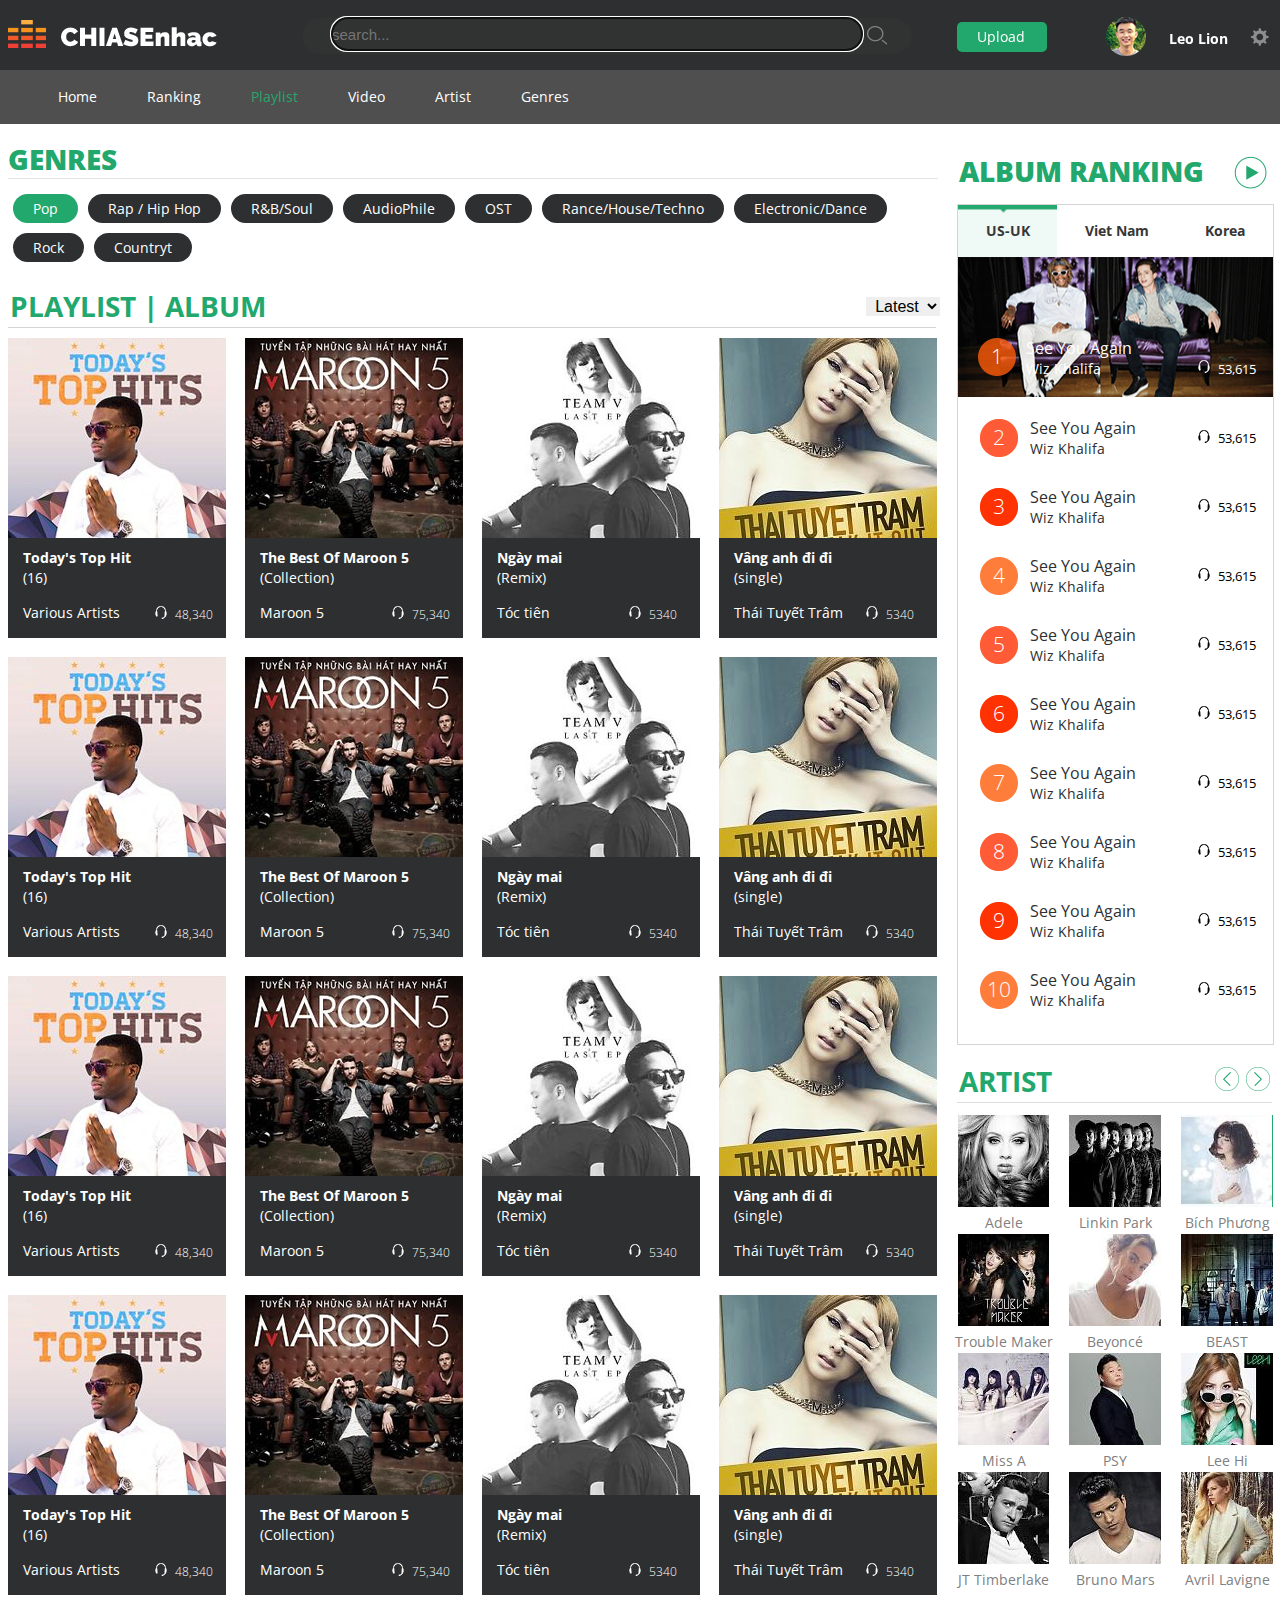
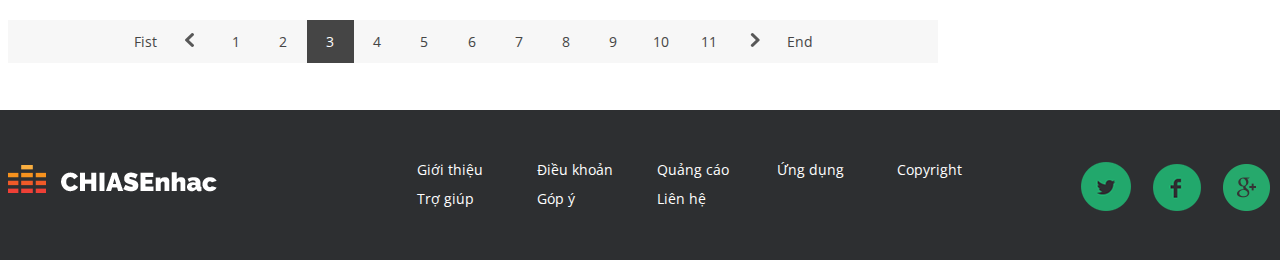
<file: playlist.html>
<!doctype html>
<html>
<head>
<meta http-equiv="X-UA-Compatible" content="IE=edge">
<meta name="viewport" content="width=device-width, initial-scale=1.0">
<title>Hear the world’s sounds</title>
<meta http-equiv="Content-Type" content="text/html; charset=utf-8" />
<link rel="Shortcut icon" href="imgs/logo.gif" type="image/gif" sizes="16x16">
<link href="css/album.css" rel="stylesheet" type="text/css" />
<link href="css/header.css" rel="stylesheet" type="text/css" >
<link href="css/jquery.ui.tabs.min.css" rel="stylesheet" type="text/css">
<script src="js/jquery-1.11.1.min.js" ></script>
<script src="js/jquery.ui-1.10.4.tabs.min.js" ></script>
<script src="js/slider.js"></script>
<script src="js/dropit.js"></script>
<script type="text/javascript">
$(function() {
	$( "#Tabs1" ).tabs(); 
	});

$(document).ready(function() {
    	$('.mainNav').dropit();
		
	});
	
$('option').hover(function(){
$(this).css("background-color","#FFFFCC");
});
</script>

</head>

<body>
 <div id="header">
	<div id="topHeader">
        <div class="wpage"> 
            <a href="index.html"><img src="imgs/logo.png" class="logo"/></a>
            
            <div class="boxSearch">
            	<form>
                <input id="txtSearch" maxlength="90" name="q" type="text" class="i-search" placeholder="search..." autocomplete="off" autofocus>
                <input id="btnSearch" type="submit" class="b-search" value="  ">
            	</form>
            </div><!--end of boxSearch-->
            
            <div class="upload"><a href="#">Upload</a></div><!--end of upload-->
            <div>
            	<table class="loginForm">
                  <tbody>
                    <tr>
                      <td><img src="imgs/ava.png" class="avaUser"/></td>
                      <td><p class="nameUser">Leo Lion</p></td>
                      <td><img src="imgs/setting.png" class="setting"/></td>
                    </tr>
                  </tbody>
                </table>
      
            </div><!--end of sign-->
    </div>
   </div><!--end of topHeader-->      
  	<nav>	
  		<div class="mainNav">
  		<ul class="wpage">
          <li><a href="index.html" >Home</a></li>
          <li><a href="ranking.html" >Ranking</a>
          	<ul class="dropit-submenu">
                <li><a href="#">Daily</a></li>
                <li><a href="#">Weekly</a></li>
                <li><a href="#">Monthly</a></li>
                <li><a href="#">Annually</a></li>
            </ul>
          </li>
          <li><a href="playlist.html" class="selected">Playlist</a>
          	<ul class="dropit-submenu">
                <li><a href="#">Album of month</a></li>
                <li><a href="#">The best of single</a></li>
                <li><a href="#">Relax</a></li>
                <li><a href="#">Annually</a></li>
            </ul>
          </li>
          <li><a href="video.html" >Video</a>
          	<ul class="dropit-submenu-long">
            	<ol class="col1">
                    <li><a href="#">New & Hot</a></li>
                    <li><a href="#">Funny</a></li>
                    <li><a href="#">TV show</a></li>
                    <li><a href="#">Funny</a></li>
                </ol>
                <ol class="col2">
                    <li><a href="#">US-UK</a></li>
                    <li><a href="#">V-Pop</a></li>
                    <li><a href="#">K-Pop</a></li>
                    <li><a href="#">China</a></li>
                </ol>
            </ul>
          </li>
          
          <li><a href="artist.html" >Artist</a>
          	<ul class="dropit-submenu">
                <li><a href="#">Viet Nam</a></li>
                <li><a href="#">US-UK</a></li>
                <li><a href="#">Korea</a></li>
                <li><a href="#">China</a></li>
            </ul>
          </li>
          
          <li><a href="error.html" >Genres</a>
          	<ul class="dropit-submenu-long dropit-submenu-long2">
            	<ol class="col1">
                    <li><a href="#">Pop</a></li>
                    <li><a href="#">Rock</a></li>
                    <li><a href="#">EDM/Dance</a></li>
                    <li><a href="#">Rap/Hiphop</a></li>
                </ol>
                <ol class="col2">
                    <li><a href="#">OST</a></li>
                    <li><a href="#">Blue/Jazz</a></li>
                    <li><a href="#">Folk</a></li>
                    <li><a href="#">indie</a></li>
                </ol>
                <ol class="col3">
                    <li><a href="#">New Age/World Music</a></li>
                    <li><a href="#">Christian & Gospel</a></li>
                </ol>
            </ul>
          </li>
       </ul>
       </div>
  </nav>
  
 </div>   
 <!--end of header-->    
        <div id="container">
        	<div class="wpage">
                <div id="leftCol">
                  	<div id="genres">
                          <h1>Genres</h1>
                          <!--<div class="V-genres">
                          	<ul>
                            	<li class="selected"><a href="#" >Nhạc Trẻ</a></li>
                                <li><a href="#">Rap / Hip Hop Việt</a></li>
                                <li><a href="#">Rock Việt</a></li>
                                <li><a href="#">Nhạc không lời</a></li>
                                <li><a href="#">Dance Việt</a></li>
                                <li><a href="#">Nhạc phim</a></li>
                                <li><a href="#">Nhạc thiếu nhi</a></li>
                                <li><a href="#">Nhạc trữ tình</a></li>
                                <li><a href="#">Nhạc quê hương</a></li>
                                <li><a href="#">Cải lương</a></li>
                                <li><a href="#">Nhạc cách mạng</a></li>
                                <li><a href="#">Nhạc Trịnh</a></li>
                          	</ul>
                          </div>-->
                          <div class="E-genres">
                          	<ul>
                            	<li class="selected"><a href="#" >Pop</a></li>
                                <li><a href="#">Rap / Hip Hop</a></li>
                                <li><a href="#">R&B/Soul</a></li>
                                <li><a href="#">AudioPhile</a></li>
                                <li><a href="#">OST</a></li>
                                <li><a href="#">Rance/House/Techno</a></li>
                                <li><a href="#">Electronic/Dance</a></li>
                                <li><a href="#">Rock</a></li>
                                <li><a href="#">Countryt</a></li>
                          	</ul>
                          </div>
                            
                    </div><!--end of slide-->
                       

                  	
                    <div class="albumCol">
                     <table class="albumTile">
                          <tbody>
                            <tr>
                              <td><h1>Playlist | Album</h1></td>
                              <td><select class="sort">
                              		<option class="Hover" style="margin-bottom:50px;">Latest</option>
                                    <option class="Hover">Hot</option>
                                    <option class="Hover">Plays</option>
                              	  </select></td>  
                            </tr>
                          </tbody>
                     </table>
						<div class="album">
                        	<div class="preview">
                                <img src="imgs/index_82.jpg"/>
                                <div class="imgHover"> 
                                <a href="album-player.html"><img src="imgs/play_all.png"/></a>
                                </div><!--end Hover-->
                            </div>
                            <div class="alTile">
                            	<a href="album-player.html" class="al-name">
                            		<h4>Today's Top Hit</h4>
                                    <span>(16)</span>
                            	</a>
                                <a href="artist.html" class="artist">
                               	<p>Various Artists</p>
                                </a>
                                <table class="al-score">
                                  <tbody>
                                    <tr>
                                      <td><img src="imgs/headset.png" /></td>
                                      <td><h5 style="font-weight:lighter;margin-left:5px">48,340</h5></td>
                                    </tr>
                                  </tbody>
                                </table>
                          </div>
                        </div><!--end of album-->
                        
                        <div class="album">
                        	<div class="preview">
                                <img src="imgs/index_84.jpg"/>
                                <div class="imgHover"> 
                                <a href="album-player.html"><img src="imgs/play_all.png" border="0"/></a>
                                </div><!--end Hover-->
                            </div>
                            <div class="alTile">
                            	<a href="album-player.html" class="al-name">
                            		<h4>The Best Of Maroon 5</h4>
                                    <span>(Collection)</span>
                            	</a>
                                <a href="artist.html" class="artist">
                               	<p>Maroon 5</p>
                                </a>
                                <table class="al-score">
                                  <tbody>
                                    <tr>
                                      <td><img src="imgs/headset.png" /></td>
                                      <td><h5 style="font-weight:lighter;margin-left:5px">75,340</h5></td>
                                    </tr>
                                  </tbody>
                                </table>
                          </div>
                        </div><!--end of album-->
                        
                        <div class="album">
                            <div class="preview">
                                <img src="imgs/index_86.jpg"/>
                                <div class="imgHover"> 
                                <a href="album-player.html"><img src="imgs/play_all.png"/></a>
                                </div><!--end Hover-->
                            </div>
                            <div class="alTile">
                            	<a href="album-player.html" class="al-name">
                            		<h4>Ngày mai</h4>
                                    <span>(Remix)</span>
                            	</a>
                                <a href="artist.html" class="artist">
                                	<p>Tóc tiên</p>
                                </a>
                                <table class="al-score">
                                  <tbody>
                                    <tr>
                                      <td><img src="imgs/headset.png" /></td>
                                      <td><h5 style="font-weight:lighter;margin-left:5px">5340</h5></td>
                                    </tr>
                                  </tbody>
                                </table>

                          </div>
                        </div><!--end of album-->
                        
                        <div class="album">
                        	<div class="preview">
                                <img src="imgs/index_88.jpg"/>
                                <div class="imgHover"> 
                                <a href="album-player.html"><img src="imgs/play_all.png"/></a>
                                </div><!--end Hover-->
                            </div>
                            <div class="alTile">
                            	<a href="album-player.html" class="al-name">
                            		<h4>Vâng anh đi đi<br></h4>
                                    <span>(single)</span>
                            	</a>
                                <a href="artist.html" class="artist">
                                	<p>Thái Tuyết Trâm</p>
                                </a>
                                <table class="al-score">
                                  <tbody>
                                    <tr>
                                      <td><img src="imgs/headset.png" /></td>
                                      <td><h5 style="font-weight:lighter;margin-left:5px">5340</h5></td>
                                    </tr>
                                  </tbody>
                                </table>
                          </div>
                        </div><!--end of album-->
                        
                        <div class="album">
                        	<div class="preview">
                                <img src="imgs/index_82.jpg"/>
                                <div class="imgHover"> 
                                <a href="album-player.html"><img src="imgs/play_all.png"/></a>
                                </div><!--end Hover-->
                            </div>
                            <div class="alTile">
                            	<a href="album-player.html" class="al-name">
                            		<h4>Today's Top Hit</h4>
                                    <span>(16)</span>
                            	</a>
                                <a href="artist.html" class="artist">
                               	<p>Various Artists</p>
                                </a>
                                <table class="al-score">
                                  <tbody>
                                    <tr>
                                      <td><img src="imgs/headset.png" /></td>
                                      <td><h5 style="font-weight:lighter;margin-left:5px">48,340</h5></td>
                                    </tr>
                                  </tbody>
                                </table>
                          </div>
                        </div><!--end of album-->
                        
                        <div class="album">
                        	<div class="preview">
                                <img src="imgs/index_84.jpg"/>
                                <div class="imgHover"> 
                                <a href="album-player.html"><img src="imgs/play_all.png" border="0"/></a>
                                </div><!--end Hover-->
                            </div>
                            <div class="alTile">
                            	<a href="album-player.html" class="al-name">
                            		<h4>The Best Of Maroon 5</h4>
                                    <span>(Collection)</span>
                            	</a>
                                <a href="artist.html" class="artist">
                               	<p>Maroon 5</p>
                                </a>
                                <table class="al-score">
                                  <tbody>
                                    <tr>
                                      <td><img src="imgs/headset.png" /></td>
                                      <td><h5 style="font-weight:lighter;margin-left:5px">75,340</h5></td>
                                    </tr>
                                  </tbody>
                                </table>
                          </div>
                        </div><!--end of album-->
                        
                        <div class="album">
                            <div class="preview">
                                <img src="imgs/index_86.jpg"/>
                                <div class="imgHover"> 
                                <a href="album-player.html"><img src="imgs/play_all.png"/></a>
                                </div><!--end Hover-->
                            </div>
                            <div class="alTile">
                            	<a href="album-player.html" class="al-name">
                            		<h4>Ngày mai</h4>
                                    <span>(Remix)</span>
                            	</a>
                                <a href="artist.html" class="artist">
                                	<p>Tóc tiên</p>
                                </a>
                                <table class="al-score">
                                  <tbody>
                                    <tr>
                                      <td><img src="imgs/headset.png" /></td>
                                      <td><h5 style="font-weight:lighter;margin-left:5px">5340</h5></td>
                                    </tr>
                                  </tbody>
                                </table>


                          </div>
                        </div><!--end of album-->
                        
                        <div class="album">
                        	<div class="preview">
                                <img src="imgs/index_88.jpg"/>
                                <div class="imgHover"> 
                                <a href="album-player.html"><img src="imgs/play_all.png"/></a>
                                </div><!--end Hover-->
                            </div>
                            <div class="alTile">
                            	<a href="album-player.html" class="al-name">
                            		<h4>Vâng anh đi đi<br></h4>
                                    <span>(single)</span>
                            	</a>
                                <a href="artist.html" class="artist">
                                	<p>Thái Tuyết Trâm</p>
                                </a>
                                <table class="al-score">
                                  <tbody>
                                    <tr>
                                      <td><img src="imgs/headset.png" /></td>
                                      <td><h5 style="font-weight:lighter;margin-left:5px">5340</h5></td>
                                    </tr>
                                  </tbody>
                                </table>
                          </div>
                        </div><!--end of album-->
                        
                        <div class="album">
                        	<div class="preview">
                                <img src="imgs/index_82.jpg"/>
                                <div class="imgHover"> 
                                <a href="album-player.html"><img src="imgs/play_all.png"/></a>
                                </div><!--end Hover-->
                            </div>
                            <div class="alTile">
                            	<a href="album-player.html" class="al-name">
                            		<h4>Today's Top Hit</h4>
                                    <span>(16)</span>
                            	</a>
                                <a href="artist.html" class="artist">
                               	<p>Various Artists</p>
                                </a>
                                <table class="al-score">
                                  <tbody>
                                    <tr>
                                      <td><img src="imgs/headset.png" /></td>
                                      <td><h5 style="font-weight:lighter;margin-left:5px">48,340</h5></td>
                                    </tr>
                                  </tbody>
                                </table>
                          </div>
                        </div><!--end of album-->
                        
                        <div class="album">
                        	<div class="preview">
                                <img src="imgs/index_84.jpg"/>
                                <div class="imgHover"> 
                                <a href="album-player.html"><img src="imgs/play_all.png" border="0"/></a>
                                </div><!--end Hover-->
                            </div>
                            <div class="alTile">
                            	<a href="album-player.html" class="al-name">
                            		<h4>The Best Of Maroon 5</h4>
                                    <span>(Collection)</span>
                            	</a>
                                <a href="artist.html" class="artist">
                               	<p>Maroon 5</p>
                                </a>
                                <table class="al-score">
                                  <tbody>
                                    <tr>
                                      <td><img src="imgs/headset.png" /></td>
                                      <td><h5 style="font-weight:lighter;margin-left:5px">75,340</h5></td>
                                    </tr>
                                  </tbody>
                                </table>
                          </div>
                        </div><!--end of album-->
                        
                        <div class="album">
                            <div class="preview">
                                <img src="imgs/index_86.jpg"/>
                                <div class="imgHover"> 
                                <a href="album-player.html"><img src="imgs/play_all.png"/></a>
                                </div><!--end Hover-->
                            </div>
                            <div class="alTile">
                            	<a href="album-player.html" class="al-name">
                            		<h4>Ngày mai</h4>
                                    <span>(Remix)</span>
                            	</a>
                                <a href="artist.html" class="artist">
                                	<p>Tóc tiên</p>
                                </a>
                                <table class="al-score">
                                  <tbody>
                                    <tr>
                                      <td><img src="imgs/headset.png" /></td>
                                      <td><h5 style="font-weight:lighter;margin-left:5px">5340</h5></td>
                                    </tr>
                                  </tbody>
                                </table>


                          </div>
                        </div><!--end of album-->
                        
                        <div class="album">
                        	<div class="preview">
                                <img src="imgs/index_88.jpg"/>
                                <div class="imgHover"> 
                                <a href="album-player.html"><img src="imgs/play_all.png"/></a>
                                </div><!--end Hover-->
                            </div>
                            <div class="alTile">
                            	<a href="album-player.html" class="al-name">
                            		<h4>Vâng anh đi đi<br></h4>
                                    <span>(single)</span>
                            	</a>
                                <a href="artist.html" class="artist">
                                	<p>Thái Tuyết Trâm</p>
                                </a>
                                <table class="al-score">
                                  <tbody>
                                    <tr>
                                      <td><img src="imgs/headset.png" /></td>
                                      <td><h5 style="font-weight:lighter;margin-left:5px">5340</h5></td>
                                    </tr>
                                  </tbody>
                                </table>
                          </div>
                        </div><!--end of album-->
                        
                        <div class="album">
                        	<div class="preview">
                                <img src="imgs/index_82.jpg"/>
                                <div class="imgHover"> 
                                <a href="album-player.html"><img src="imgs/play_all.png"/></a>
                                </div><!--end Hover-->
                            </div>
                            <div class="alTile">
                            	<a href="album-player.html" class="al-name">
                            		<h4>Today's Top Hit</h4>
                                    <span>(16)</span>
                            	</a>
                                <a href="artist.html" class="artist">
                               	<p>Various Artists</p>
                                </a>
                                <table class="al-score">
                                  <tbody>
                                    <tr>
                                      <td><img src="imgs/headset.png" /></td>
                                      <td><h5 style="font-weight:lighter;margin-left:5px">48,340</h5></td>
                                    </tr>
                                  </tbody>
                                </table>
                          </div>
                        </div><!--end of album-->
                        
                        <div class="album">
                        	<div class="preview">
                                <img src="imgs/index_84.jpg"/>
                                <div class="imgHover"> 
                                <a href="album-player.html"><img src="imgs/play_all.png" border="0"/></a>
                                </div><!--end Hover-->
                            </div>
                            <div class="alTile">
                            	<a href="album-player.html" class="al-name">
                            		<h4>The Best Of Maroon 5</h4>
                                    <span>(Collection)</span>
                            	</a>
                                <a href="artist.html" class="artist">
                               	<p>Maroon 5</p>
                                </a>
                                <table class="al-score">
                                  <tbody>
                                    <tr>
                                      <td><img src="imgs/headset.png" /></td>
                                      <td><h5 style="font-weight:lighter;margin-left:5px">75,340</h5></td>
                                    </tr>
                                  </tbody>
                                </table>
                          </div>
                        </div><!--end of album-->
                        
                        <div class="album">
                            <div class="preview">
                                <img src="imgs/index_86.jpg"/>
                                <div class="imgHover"> 
                                <a href="album-player.html"><img src="imgs/play_all.png"/></a>
                                </div><!--end Hover-->
                            </div>
                            <div class="alTile">
                            	<a href="album-player.html" class="al-name">
                            		<h4>Ngày mai</h4>
                                    <span>(Remix)</span>
                            	</a>
                                <a href="artist.html" class="artist">
                                	<p>Tóc tiên</p>
                                </a>
                                <table class="al-score">
                                  <tbody>
                                    <tr>
                                      <td><img src="imgs/headset.png" /></td>
                                      <td><h5 style="font-weight:lighter;margin-left:5px">5340</h5></td>
                                    </tr>
                                  </tbody>
                                </table>


                          </div>
                        </div><!--end of album-->
                        
                        <div class="album">
                        	<div class="preview">
                                <img src="imgs/index_88.jpg"/>
                                <div class="imgHover"> 
                                <a href="album-player.html"><img src="imgs/play_all.png"/></a>
                                </div><!--end Hover-->
                            </div>
                            <div class="alTile">
                            	<a href="album-player.html" class="al-name">
                            		<h4>Vâng anh đi đi<br></h4>
                                    <span>(single)</span>
                            	</a>
                                <a href="artist.html" class="artist">
                                	<p>Thái Tuyết Trâm</p>
                                </a>
                                <table class="al-score">
                                  <tbody>
                                    <tr>
                                      <td><img src="imgs/headset.png" /></td>
                                      <td><h5 style="font-weight:lighter;margin-left:5px">5340</h5></td>
                                    </tr>
                                  </tbody>
                                </table>
                          </div>
                        </div><!--end of album-->
                        
                        <div class="pageNumber">	
                            <table class="number">
                                  <tbody>
                                    <tr>
                                      <td><a href="#">Fist</a></td>
                                      <td><a href="#"><img src="imgs/prev-page.png"/></a></td>
                                      <td><a href="#">
                                        <p>1</p>
                                      </a></td>
                                      <td><a href="#">
                                        <p>2</p>
                                      </a></td>
                                      <td class="check"><a href="#">
                                        <p>3</p>
                                      </a></td>
                                      <td><a href="#">
                                        <p>4</p>
                                      </a></td>
                                      <td><a href="#">
                                        <p>5</p>
                                      </a></td>
                                      <td><a href="#">
                                        <p>6</p>
                                      </a></td>
                                      <td><a href="#">
                                        <p>7</p>
                                      </a></td>
                                      <td><a href="#">
                                        <p>8</p>
                                      </a></td>
                                      <td><a href="#">
                                        <p>9</p>
                                      </a></td>
                                      <td><a href="#">
                                        <p>10</p>
                                      </a></td>
                                      <td><a href="#">
                                        <p>11</p>
                                      </a></td>
                                      <td><a href="#"><img src="imgs/next-page.png"/></a></td>
                                      <td><a href="#">End</a></td>
                                    </tr>
                                  </tbody>
                                </table>  	
                          </div><!--end of pageNumber-->
                  	</div><!--end of albumCol-->

                     
              </div><!--end of leftCol-->
                
                <div id="rightCol">
                  <div id="ranking">
                    <table style="margin-bottom:5px;padding-top:10px;">
                          <tbody>
                            <tr>
                              <td><h1>Album ranking</h1></td>
                              <td><img src="imgs/play-all-gray.png" style="cursor:pointer"/></td>
                            </tr>
                          </tbody>
                        </table>

                    <div id="Tabs1" class="ranking">
                      <ul>
                        <li><a href="#tabs-1">US-UK</a></li>
                        <li><a href="#tabs-2">Viet Nam</a></li>
                        <li><a href="#tabs-3">Korea</a></li>
                      </ul>
                      <div id="tabs-1">
                      	<div class="des">
                        	<span class="rank-oder">1</span>
                            <h3 class="song-name"><a href="#" >See You Again</a></h3>
                            <h4 class="info-artist"><a href="#">Wiz Khalifa</a></h4>
                            <table class="score">
                                  <tbody>
                                    <tr>
                                      <td><img src="imgs/headset.png"/></td>
                                      <td><span style="margin-left:5px;">53,615</span></td>
                                    </tr>
                                  </tbody>
                           </table>
                        </div>
                        
                        <table class="fn-songs">
                          <tbody>
                            <tr>
                              <td><span class="rank-oder2">2</span></td>
                              <td><div class="tile-songs">
                              		<h3 class="song-name"><a href="#" >See You Again</a></h3>
                            		<h4 class="info-artist"><a href="#">Wiz Khalifa</a></h4></div></td>
                              <td>
                              <table class="score">
                                  <tbody>
                                    <tr>
                                      <td><img src="imgs/headset_bl.png"/></td>
                                      <td><span style="margin-left:5px;">53,615</span></td>
                                    </tr>
                                  </tbody>
                                </table>
                             </td>
                            </tr>
                            <tr>
                              <td><span class="rank-oder3">3</span></td>
                              <td><div class="tile-songs">
                              		<h3 class="song-name"><a href="#" >See You Again</a></h3>
                            		<h4 class="info-artist"><a href="#">Wiz Khalifa</a></h4></div></td>
                              <td>
                              <table class="score">
                                  <tbody>
                                    <tr>
                                      <td><img src="imgs/headset_bl.png"/></td>
                                      <td><span style="margin-left:5px;">53,615</span></td>
                                    </tr>
                                  </tbody>
                                </table>
                             </td>
                            </tr>
                            <tr>
                              <td><span class="rank-oder1">4</span></td>
                              <td><div class="tile-songs">
                              		<h3 class="song-name"><a href="#" >See You Again</a></h3>
                            		<h4 class="info-artist"><a href="#">Wiz Khalifa</a></h4></div></td>
                              <td>
                              <table class="score">
                                  <tbody>
                                    <tr>
                                      <td><img src="imgs/headset_bl.png"/></td>
                                      <td><span style="margin-left:5px;">53,615</span></td>
                                    </tr>
                                  </tbody>
                                </table>
                             </td>
                            </tr>
                            <tr>
                              <td><span class="rank-oder2">5</span></td>
                              <td><div class="tile-songs">
                              		<h3 class="song-name"><a href="#" >See You Again</a></h3>
                            		<h4 class="info-artist"><a href="#">Wiz Khalifa</a></h4></div></td>
                              <td>
                              <table class="score">
                                  <tbody>
                                    <tr>
                                      <td><img src="imgs/headset_bl.png"/></td>
                                      <td><span style="margin-left:5px;">53,615</span></td>
                                    </tr>
                                  </tbody>
                                </table>
                             </td>
                            </tr>
                            <tr>
                              <td><span class="rank-oder3">6</span></td>
                              <td><div class="tile-songs">
                              		<h3 class="song-name"><a href="#" >See You Again</a></h3>
                            		<h4 class="info-artist"><a href="#">Wiz Khalifa</a></h4></div></td>
                              <td>
                              <table class="score">
                                  <tbody>
                                    <tr>
                                      <td><img src="imgs/headset_bl.png"/></td>
                                      <td><span style="margin-left:5px;">53,615</span></td>
                                    </tr>
                                  </tbody>
                                </table>
                             </td>
                            </tr>
                            <tr>
                              <td><span class="rank-oder1">7</span></td>
                              <td><div class="tile-songs">
                              		<h3 class="song-name"><a href="#" >See You Again</a></h3>
                            		<h4 class="info-artist"><a href="#">Wiz Khalifa</a></h4></div></td>
                              <td>
                              <table class="score">
                                  <tbody>
                                    <tr>
                                      <td><img src="imgs/headset_bl.png"/></td>
                                      <td><span style="margin-left:5px;">53,615</span></td>
                                    </tr>
                                  </tbody>
                                </table>
                             </td>
                            </tr>
                            <tr>
                              <td><span class="rank-oder2">8</span></td>
                              <td><div class="tile-songs">
                              		<h3 class="song-name"><a href="#" >See You Again</a></h3>
                            		<h4 class="info-artist"><a href="#">Wiz Khalifa</a></h4></div></td>
                              <td>
                              <table class="score">
                                  <tbody>
                                    <tr>
                                      <td><img src="imgs/headset_bl.png"/></td>
                                      <td><span style="margin-left:5px;">53,615</span></td>
                                    </tr>
                                  </tbody>
                                </table>
                             </td>
                            </tr>
                            <tr>
                              <td><span class="rank-oder3">9</span></td>
                              <td><div class="tile-songs">
                              		<h3 class="song-name"><a href="#" >See You Again</a></h3>
                            		<h4 class="info-artist"><a href="#">Wiz Khalifa</a></h4></div></td>
                              <td>
                              <table class="score">
                                  <tbody>
                                    <tr>
                                      <td><img src="imgs/headset_bl.png"/></td>
                                      <td><span style="margin-left:5px;">53,615</span></td>
                                    </tr>
                                  </tbody>
                                </table>
                             </td>
                            </tr>
                            <tr>
                              <td><span class="rank-oder1">10</span></td>
                              <td><div class="tile-songs">
                              		<h3 class="song-name"><a href="#" >See You Again</a></h3>
                            		<h4 class="info-artist"><a href="#">Wiz Khalifa</a></h4></div></td>
                              <td>
                              <table class="score">
                                  <tbody>
                                    <tr>
                                      <td><img src="imgs/headset_bl.png"/></td>
                                      <td><span style="margin-left:5px;">53,615</span></td>
                                    </tr>
                                  </tbody>
                                </table>
                             </td>
                            </tr>
                          </tbody>
                        </table>

                        
                      </div>
                      <div id="tabs-2">
                        <div class="des2">
                        	<span class="rank-oder">1</span>
                            <h3 class="song-name"><a href="#" >Sâu trong em</a></h3>
                            <h4 class="info-artist"><a href="#">Bích Phương</a></h4>
                            <table class="score">
                                  <tbody>
                                    <tr>
                                      <td><img src="imgs/headset.png"/></td>
                                      <td><span style="margin-left:5px;">35,685</span></td>
                                    </tr>
                                  </tbody>
                           </table>
                        </div>
                        
                        <table class="fn-songs">
                          <tbody>
                            <tr>
                              <td><span class="rank-oder2">2</span></td>
                              <td><div class="tile-songs">
                              		<h3 class="song-name"><a href="#" >Ấn nút nhớ thả...</a></h3>
                            		<h4 class="info-artist"><a href="#">Sơn Thùng MTP</a></h4></div></td>
                              <td>
                              <table class="score">
                                  <tbody>
                                    <tr>
                                      <td><img src="imgs/headset_bl.png"/></td>
                                      <td><span style="margin-left:5px;">23,451</span></td>
                                    </tr>
                                  </tbody>
                                </table>
                             </td>
                            </tr>
                            <tr>
                              <td><span class="rank-oder3">3</span></td>
                              <td><div class="tile-songs">
                              		<h3 class="song-name"><a href="#" >My everything</a></h3>
                            		<h4 class="info-artist"><a href="#">Tien Tien</a></h4></div></td>
                              <td>
                              <table class="score">
                                  <tbody>
                                    <tr>
                                      <td><img src="imgs/headset_bl.png"/></td>
                                      <td><span style="margin-left:5px;">23,601</span></td>
                                    </tr>
                                  </tbody>
                                </table>
                             </td>
                            </tr>
                            <tr>
                              <td><span class="rank-oder1">4</span></td>
                              <td><div class="tile-songs">
                              		<h3 class="song-name"><a href="#" >See You Again</a></h3>
                            		<h4 class="info-artist"><a href="#">Wiz Khalifa</a></h4></div></td>
                              <td>
                              <table class="score">
                                  <tbody>
                                    <tr>
                                      <td><img src="imgs/headset_bl.png"/></td>
                                      <td><span style="margin-left:5px;">53,615</span></td>
                                    </tr>
                                  </tbody>
                                </table>
                             </td>
                            </tr>
                            <tr>
                              <td><span class="rank-oder2">5</span></td>
                              <td><div class="tile-songs">
                              		<h3 class="song-name"><a href="#" >See You Again</a></h3>
                            		<h4 class="info-artist"><a href="#">Wiz Khalifa</a></h4></div></td>
                              <td>
                              <table class="score">
                                  <tbody>
                                    <tr>
                                      <td><img src="imgs/headset_bl.png"/></td>
                                      <td><span style="margin-left:5px;">53,615</span></td>
                                    </tr>
                                  </tbody>
                                </table>
                             </td>
                            </tr>
                            <tr>
                              <td><span class="rank-oder3">6</span></td>
                              <td><div class="tile-songs">
                              		<h3 class="song-name"><a href="#" >See You Again</a></h3>
                            		<h4 class="info-artist"><a href="#">Wiz Khalifa</a></h4></div></td>
                              <td>
                              <table class="score">
                                  <tbody>
                                    <tr>
                                      <td><img src="imgs/headset_bl.png"/></td>
                                      <td><span style="margin-left:5px;">53,615</span></td>
                                    </tr>
                                  </tbody>
                                </table>
                             </td>
                            </tr>
                            <tr>
                              <td><span class="rank-oder1">7</span></td>
                              <td><div class="tile-songs">
                              		<h3 class="song-name"><a href="#" >See You Again</a></h3>
                            		<h4 class="info-artist"><a href="#">Wiz Khalifa</a></h4></div></td>
                              <td>
                              <table class="score">
                                  <tbody>
                                    <tr>
                                      <td><img src="imgs/headset_bl.png"/></td>
                                      <td><span style="margin-left:5px;">53,615</span></td>
                                    </tr>
                                  </tbody>
                                </table>
                             </td>
                            </tr>
                            <tr>
                              <td><span class="rank-oder2">8</span></td>
                              <td><div class="tile-songs">
                              		<h3 class="song-name"><a href="#" >See You Again</a></h3>
                            		<h4 class="info-artist"><a href="#">Wiz Khalifa</a></h4></div></td>
                              <td>
                              <table class="score">
                                  <tbody>
                                    <tr>
                                      <td><img src="imgs/headset_bl.png"/></td>
                                      <td><span style="margin-left:5px;">53,615</span></td>
                                    </tr>
                                  </tbody>
                                </table>
                             </td>
                            </tr>
                            <tr>
                              <td><span class="rank-oder3">9</span></td>
                              <td><div class="tile-songs">
                              		<h3 class="song-name"><a href="#" >See You Again</a></h3>
                            		<h4 class="info-artist"><a href="#">Wiz Khalifa</a></h4></div></td>
                              <td>
                              <table class="score">
                                  <tbody>
                                    <tr>
                                      <td><img src="imgs/headset_bl.png"/></td>
                                      <td><span style="margin-left:5px;">53,615</span></td>
                                    </tr>
                                  </tbody>
                                </table>
                             </td>
                            </tr>
                            <tr>
                              <td><span class="rank-oder1">10</span></td>
                              <td><div class="tile-songs">
                              		<h3 class="song-name"><a href="#" >See You Again</a></h3>
                            		<h4 class="info-artist"><a href="#">Wiz Khalifa</a></h4></div></td>
                              <td>
                              <table class="score">
                                  <tbody>
                                    <tr>
                                      <td><img src="imgs/headset_bl.png"/></td>
                                      <td><span style="margin-left:5px;">53,615</span></td>
                                    </tr>
                                  </tbody>
                                </table>
                             </td>
                            </tr>
                          </tbody>
                        </table>
                      </div>
                      <div id="tabs-3">
                        <div class="des3">
                        	<span class="rank-oder">1</span>
                            <h3 class="song-name"><a href="#" >See You Again</a></h3>
                            <h4 class="info-artist"><a href="#">Wiz Khalifa</a></h4>
                            <table class="score">
                                  <tbody>
                                    <tr>
                                      <td><img src="imgs/headset.png"/></td>
                                      <td><span style="margin-left:5px;">62,368</span></td>
                                    </tr>
                                  </tbody>
                           </table>
                        </div>
                        
                        <table class="fn-songs">
                          <tbody>
                            <tr>
                              <td><span class="rank-oder2">2</span></td>
                              <td><div class="tile-songs">
                              		<h3 class="song-name"><a href="#" >See You Again</a></h3>
                            		<h4 class="info-artist"><a href="#">Wiz Khalifa</a></h4></div></td>
                              <td>
                              <table class="score">
                                  <tbody>
                                    <tr>
                                      <td><img src="imgs/headset_bl.png"/></td>
                                      <td><span style="margin-left:5px;">53,615</span></td>
                                    </tr>
                                  </tbody>
                                </table>
                             </td>
                            </tr>
                            <tr>
                              <td><span class="rank-oder3">3</span></td>
                              <td><div class="tile-songs">
                              		<h3 class="song-name"><a href="#" >See You Again</a></h3>
                            		<h4 class="info-artist"><a href="#">Wiz Khalifa</a></h4></div></td>
                              <td>
                              <table class="score">
                                  <tbody>
                                    <tr>
                                      <td><img src="imgs/headset_bl.png"/></td>
                                      <td><span style="margin-left:5px;">53,615</span></td>
                                    </tr>
                                  </tbody>
                                </table>
                             </td>
                            </tr>
                            <tr>
                              <td><span class="rank-oder1">4</span></td>
                              <td><div class="tile-songs">
                              		<h3 class="song-name"><a href="#" >See You Again</a></h3>
                            		<h4 class="info-artist"><a href="#">Wiz Khalifa</a></h4></div></td>
                              <td>
                              <table class="score">
                                  <tbody>
                                    <tr>
                                      <td><img src="imgs/headset_bl.png"/></td>
                                      <td><span style="margin-left:5px;">53,615</span></td>
                                    </tr>
                                  </tbody>
                                </table>
                             </td>
                            </tr>
                            <tr>
                              <td><span class="rank-oder2">5</span></td>
                              <td><div class="tile-songs">
                              		<h3 class="song-name"><a href="#" >See You Again</a></h3>
                            		<h4 class="info-artist"><a href="#">Wiz Khalifa</a></h4></div></td>
                              <td>
                              <table class="score">
                                  <tbody>
                                    <tr>
                                      <td><img src="imgs/headset_bl.png"/></td>
                                      <td><span style="margin-left:5px;">53,615</span></td>
                                    </tr>
                                  </tbody>
                                </table>
                             </td>
                            </tr>
                            <tr>
                              <td><span class="rank-oder3">6</span></td>
                              <td><div class="tile-songs">
                              		<h3 class="song-name"><a href="#" >See You Again</a></h3>
                            		<h4 class="info-artist"><a href="#">Wiz Khalifa</a></h4></div></td>
                              <td>
                              <table class="score">
                                  <tbody>
                                    <tr>
                                      <td><img src="imgs/headset_bl.png"/></td>
                                      <td><span style="margin-left:5px;">53,615</span></td>
                                    </tr>
                                  </tbody>
                                </table>
                             </td>
                            </tr>
                            <tr>
                              <td><span class="rank-oder1">7</span></td>
                              <td><div class="tile-songs">
                              		<h3 class="song-name"><a href="#" >See You Again</a></h3>
                            		<h4 class="info-artist"><a href="#">Wiz Khalifa</a></h4></div></td>
                              <td>
                              <table class="score">
                                  <tbody>
                                    <tr>
                                      <td><img src="imgs/headset_bl.png"/></td>
                                      <td><span style="margin-left:5px;">53,615</span></td>
                                    </tr>
                                  </tbody>
                                </table>
                             </td>
                            </tr>
                            <tr>
                              <td><span class="rank-oder2">8</span></td>
                              <td><div class="tile-songs">
                              		<h3 class="song-name"><a href="#" >See You Again</a></h3>
                            		<h4 class="info-artist"><a href="#">Wiz Khalifa</a></h4></div></td>
                              <td>
                              <table class="score">
                                  <tbody>
                                    <tr>
                                      <td><img src="imgs/headset_bl.png"/></td>
                                      <td><span style="margin-left:5px;">53,615</span></td>
                                    </tr>
                                  </tbody>
                                </table>
                             </td>
                            </tr>
                            <tr>
                              <td><span class="rank-oder3">9</span></td>
                              <td><div class="tile-songs">
                              		<h3 class="song-name"><a href="#" >See You Again</a></h3>
                            		<h4 class="info-artist"><a href="#">Wiz Khalifa</a></h4></div></td>
                              <td>
                              <table class="score">
                                  <tbody>
                                    <tr>
                                      <td><img src="imgs/headset_bl.png"/></td>
                                      <td><span style="margin-left:5px;">53,615</span></td>
                                    </tr>
                                  </tbody>
                                </table>
                             </td>
                            </tr>
                            <tr>
                              <td><span class="rank-oder1">10</span></td>
                              <td><div class="tile-songs">
                              		<h3 class="song-name"><a href="#" >See You Again</a></h3>
                            		<h4 class="info-artist"><a href="#">Wiz Khalifa</a></h4></div></td>
                              <td>
                              <table class="score">
                                  <tbody>
                                    <tr>
                                      <td><img src="imgs/headset_bl.png"/></td>
                                      <td><span style="margin-left:5px;">53,615</span></td>
                                    </tr>
                                  </tbody>
                                </table>
                             </td>
                            </tr>
                          </tbody>
                        </table>
                      </div>
                    </div>
                  </div><!--end of ranking-->
                  
                  
                  
                  <div id="artist">
                  	<table class="artTile">
                          <tbody>
                            <tr>
                              <td><h1>Artist</h1></td>
                              <td><img src="imgs/btn-prev.png" class="btnNext"/></td>
                              <td><img src="imgs/btn-next.png" class="btnPrev"/></td>  
                            </tr>
                          </tbody>
                     </table>
                  
                  	<table class="artist-list">
                      <tbody>
                        <tr>
                          <td><img src="imgs/index_235.jpg"/></td>
                          <td><img src="imgs/index_237.jpg"/></td>
                          <td><img src="imgs/index_239.jpg"/></td>
                        </tr>
                        <tr>
                          <td>Adele</td>
                          <td>Linkin Park</td>
                          <td>Bích Phương</td>
                        </tr>
                        <tr>
                          <td><img src="imgs/index_265.jpg"/></td>
                          <td><img src="imgs/index_267.jpg"/></td>
                          <td><img src="imgs/index_269.jpg"/></td>
                        </tr>
                        <tr>
                          <td>Trouble Maker</td>
                          <td>Beyoncé</td>
                          <td>BEAST</td>
                        </tr>
                        <tr>
                          <td><img src="imgs/index_295.jpg"/></td>
                          <td><img src="imgs/index_297.jpg"/></td>
                          <td><img src="imgs/index_299.jpg"/></td>
                        </tr>
                        <tr>
                          <td>Miss A</td>
                          <td>PSY</td>
                          <td>Lee Hi</td>
                        </tr>
                        <tr>
                          <td><img src="imgs/index_325.jpg"/></td>
                          <td><img src="imgs/index_327.jpg"/></td>
                          <td><img src="imgs/index_329.jpg"/></td>
                        </tr>
                        <tr>
                          <td>JT Timberlake</td>
                          <td>Bruno Mars</td>
                          <td>Avril Lavigne</td>
                        </tr>
                      </tbody>
                    </table>

                  </div><!--end of artist-->
                </div><!--end of rightCol-->              
            </div>
       </div><!--end of container-->
 
 
 
        <footer>
        	<div class="wpage">
            	<img src="imgs/logo.png" class="logo"/>
                <ul class="link-footer">
                	<li><a href="#">Giới thiệu</a></li>
                    <li><a href="#">Điều khoản</a></li>
                    <li><a href="#">Quảng cáo</a></li>
                    <li><a href="#">Ứng dụng</a></li>
                    <li><a href="#">Copyright</a></li>
                    
                    <li><a href="#">Trợ giúp</a></li>
                    <li><a href="#">Góp ý</a></li>
                    <li><a href="#">Liên hệ</a></li>
                </ul>
                
                <table class="social">
                  <tbody>
                    <tr>
                      <td><a href="#"><img src="imgs/tw.png"/></a></td>
                      <td><a href="#"><img src="imgs/fb.png"/></a></td>
                      <td><a href="#"><img src="imgs/g+.png"/></a></td>
                    </tr>
                  </tbody>
                </table>

            </div>
        </footer>
        <div id="dt-btt"><img src="imgs/go-top.png" /></div>  
        <div id="playing"></div>
        
        
        
<script type='text/javascript'>
$(function(){
	$(window).scroll(function(){if($(this).scrollTop()!=0){$('#dt-btt').fadeIn();}else{$('#dt-btt').fadeOut();}});
	$('#dt-btt').click(function(){$('body,html').animate({scrollTop:0},800);});
	});
</script>
</body>
</html>
</file>
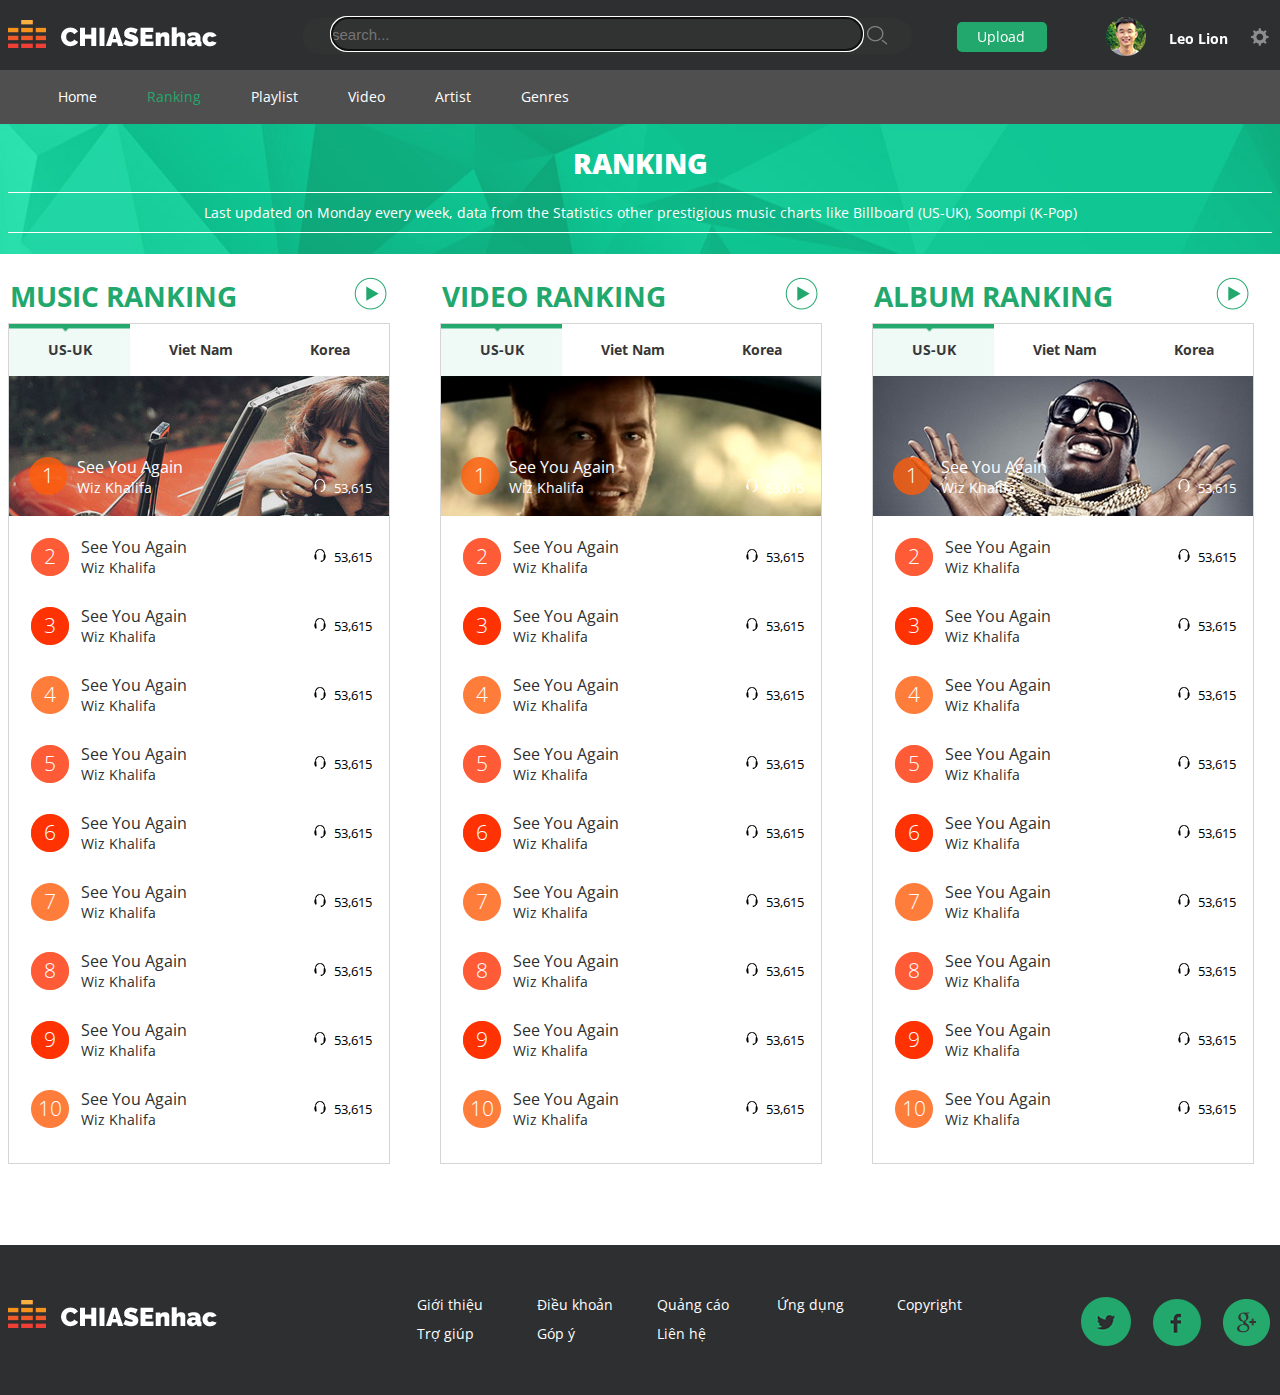
<file: ranking.html>
<!doctype html>
<html>
<head>
<meta http-equiv="X-UA-Compatible" content="IE=edge">
<meta name="viewport" content="width=device-width, initial-scale=1.0">
<title>Hear the world’s sounds</title>
<meta http-equiv="Content-Type" content="text/html; charset=utf-8" />
<link rel="Shortcut icon" href="imgs/logo.gif" type="image/gif" sizes="16x16">
<link href="css/ranking.css" rel="stylesheet" type="text/css" />
<link href="css/header.css" rel="stylesheet" type="text/css" >
<link href="css/jquery.ui.tabs.min.css" rel="stylesheet" type="text/css">
<script src="js/jquery-1.11.1.min.js" ></script>
<script src="js/jquery.ui-1.10.4.tabs.min.js" ></script>
<script src="js/dropit.js"></script>
<script type="text/javascript">
$(function() {
	$( "#Tabs1" ).tabs(); 
	});
	
$(function() {
	$( "#Tabs2" ).tabs(); 
});	

$(function() {
	$( "#Tabs3" ).tabs(); 
});

$(document).ready(function() {
    	$('.mainNav').dropit();
		
	});
</script>
</head>

<body>
 <div id="header">
	<div id="topHeader">
        <div class="wpage"> 
            <a href="index.html"><img src="imgs/logo.png" class="logo"/></a>
            
            <div class="boxSearch">
            	<form>
                <input id="txtSearch" maxlength="90" name="q" type="text" class="i-search" placeholder="search..." autocomplete="off" autofocus>
                <input id="btnSearch" type="submit" class="b-search" value="  ">
            	</form>
            </div><!--end of boxSearch-->
            
            <div class="upload"><a href="#">Upload</a></div><!--end of upload-->
            <div>
            	<table class="loginForm">
                  <tbody>
                    <tr>
                      <td><img src="imgs/ava.png" class="avaUser"/></td>
                      <td><p class="nameUser">Leo Lion</p></td>
                      <td><img src="imgs/setting.png" class="setting"/></td>
                    </tr>
                  </tbody>
                </table>
      
            </div><!--end of sign-->
    </div>
   </div><!--end of topHeader-->      
  	<nav>	
  		<div class="mainNav">
  		<ul class="wpage">
          <li><a href="index.html" >Home</a></li>
          <li ><a href="ranking.html"  class="selected">Ranking</a>
          	<ul class="dropit-submenu">
                <li><a href="#">Daily</a></li>
                <li><a href="#">Weekly</a></li>
                <li><a href="#">Monthly</a></li>
                <li><a href="#">Annually</a></li>
            </ul>
          </li>
          <li><a href="playlist.html" >Playlist</a>
          	<ul class="dropit-submenu">
                <li><a href="#">Album of month</a></li>
                <li><a href="#">The best of single</a></li>
                <li><a href="#">Relax</a></li>
                <li><a href="#">Annually</a></li>
            </ul>
          </li>
          <li><a href="video.html" >Video</a>
          	<ul class="dropit-submenu-long">
            	<ol class="col1">
                    <li><a href="#">New & Hot</a></li>
                    <li><a href="#">Funny</a></li>
                    <li><a href="#">TV show</a></li>
                    <li><a href="#">Funny</a></li>
                </ol>
                <ol class="col2">
                    <li><a href="#">US-UK</a></li>
                    <li><a href="#">V-Pop</a></li>
                    <li><a href="#">K-Pop</a></li>
                    <li><a href="#">China</a></li>
                </ol>
            </ul>
          </li>
          
          <li><a href="artist.html" >Artist</a>
          	<ul class="dropit-submenu">
                <li><a href="#">Viet Nam</a></li>
                <li><a href="#">US-UK</a></li>
                <li><a href="#">Korea</a></li>
                <li><a href="#">China</a></li>
            </ul>
          </li>
          
          <li><a href="error.html" >Genres</a>
          	<ul class="dropit-submenu-long dropit-submenu-long2">
            	<ol class="col1">
                    <li><a href="#">Pop</a></li>
                    <li><a href="#">Rock</a></li>
                    <li><a href="#">EDM/Dance</a></li>
                    <li><a href="#">Rap/Hiphop</a></li>
                </ol>
                <ol class="col2">
                    <li><a href="#">OST</a></li>
                    <li><a href="#">Blue/Jazz</a></li>
                    <li><a href="#">Folk</a></li>
                    <li><a href="#">indie</a></li>
                </ol>
                <ol class="col3">
                    <li><a href="#">New Age/World Music</a></li>
                    <li><a href="#">Christian & Gospel</a></li>
                </ol>
            </ul>
          </li>
       </ul>
       </div>
  </nav>
  
 </div>   
 <!--end of header-->    
        <div id="container">	
            <div class="headTile">
                	<div class="wpage">
                        <h1>Ranking</h1>
                        <p class="text">Last updated on Monday every week, data from the Statistics other 
    prestigious music charts like Billboard (US-UK), Soompi (K-Pop)</p>                
                	</div>
             </div>
            <div class="wpage">
            
                <div  class="music-ranking">
                    <table style="margin-bottom:5px;padding-top:10px;">
                          <tbody>
                            <tr>
                              <td><h1 style="text-transform:uppercase; margin-right:112px;color:#22a86c">Music Ranking</h1></td>
                              <td><img src="imgs/play-all-gray.png" style="cursor:pointer"/></td>
                            </tr>
                          </tbody>
                        </table>

                    <div id="Tabs1" class="ranking">
                      <ul>
                        <li><a href="#tabs-1">US-UK</a></li>
                        <li><a href="#tabs-2">Viet Nam</a></li>
                        <li><a href="#tabs-3">Korea</a></li>
                      </ul>
                      <div id="tabs-1">
                      	<div class="des" style="background:url(imgs/index_99.jpg);">
                        	<span class="rank-oder">1</span>
                            <h3 class="song-name"><a href="#" >See You Again</a></h3>
                            <h4 class="info-artist"><a href="#">Wiz Khalifa</a></h4>
                            <table class="score">
                                  <tbody>
                                    <tr>
                                      <td><img src="imgs/headset.png"/></td>
                                      <td><span style="margin-left:5px;">53,615</span></td>
                                    </tr>
                                  </tbody>
                           </table>
                        </div>
                        
                        <table class="fn-songs">
                          <tbody>
                            <tr>
                              <td><span class="rank-oder2">2</span></td>
                              <td><div class="tile-songs">
                              		<h3 class="song-name"><a href="#" >See You Again</a></h3>
                            		<h4 class="info-artist"><a href="#">Wiz Khalifa</a></h4></div></td>
                              <td>
                              <table class="score">
                                  <tbody>
                                    <tr>
                                      <td><img src="imgs/headset_bl.png"/></td>
                                      <td><span style="margin-left:5px;">53,615</span></td>
                                    </tr>
                                  </tbody>
                                </table>
                             </td>
                            </tr>
                            <tr>
                              <td><span class="rank-oder3">3</span></td>
                              <td><div class="tile-songs">
                              		<h3 class="song-name"><a href="#" >See You Again</a></h3>
                            		<h4 class="info-artist"><a href="#">Wiz Khalifa</a></h4></div></td>
                              <td>
                              <table class="score">
                                  <tbody>
                                    <tr>
                                      <td><img src="imgs/headset_bl.png"/></td>
                                      <td><span style="margin-left:5px;">53,615</span></td>
                                    </tr>
                                  </tbody>
                                </table>
                             </td>
                            </tr>
                            <tr>
                              <td><span class="rank-oder1">4</span></td>
                              <td><div class="tile-songs">
                              		<h3 class="song-name"><a href="#" >See You Again</a></h3>
                            		<h4 class="info-artist"><a href="#">Wiz Khalifa</a></h4></div></td>
                              <td>
                              <table class="score">
                                  <tbody>
                                    <tr>
                                      <td><img src="imgs/headset_bl.png"/></td>
                                      <td><span style="margin-left:5px;">53,615</span></td>
                                    </tr>
                                  </tbody>
                                </table>
                             </td>
                            </tr>
                            <tr>
                              <td><span class="rank-oder2">5</span></td>
                              <td><div class="tile-songs">
                              		<h3 class="song-name"><a href="#" >See You Again</a></h3>
                            		<h4 class="info-artist"><a href="#">Wiz Khalifa</a></h4></div></td>
                              <td>
                              <table class="score">
                                  <tbody>
                                    <tr>
                                      <td><img src="imgs/headset_bl.png"/></td>
                                      <td><span style="margin-left:5px;">53,615</span></td>
                                    </tr>
                                  </tbody>
                                </table>
                             </td>
                            </tr>
                            <tr>
                              <td><span class="rank-oder3">6</span></td>
                              <td><div class="tile-songs">
                              		<h3 class="song-name"><a href="#" >See You Again</a></h3>
                            		<h4 class="info-artist"><a href="#">Wiz Khalifa</a></h4></div></td>
                              <td>
                              <table class="score">
                                  <tbody>
                                    <tr>
                                      <td><img src="imgs/headset_bl.png"/></td>
                                      <td><span style="margin-left:5px;">53,615</span></td>
                                    </tr>
                                  </tbody>
                                </table>
                             </td>
                            </tr>
                            <tr>
                              <td><span class="rank-oder1">7</span></td>
                              <td><div class="tile-songs">
                              		<h3 class="song-name"><a href="#" >See You Again</a></h3>
                            		<h4 class="info-artist"><a href="#">Wiz Khalifa</a></h4></div></td>
                              <td>
                              <table class="score">
                                  <tbody>
                                    <tr>
                                      <td><img src="imgs/headset_bl.png"/></td>
                                      <td><span style="margin-left:5px;">53,615</span></td>
                                    </tr>
                                  </tbody>
                                </table>
                             </td>
                            </tr>
                            <tr>
                              <td><span class="rank-oder2">8</span></td>
                              <td><div class="tile-songs">
                              		<h3 class="song-name"><a href="#" >See You Again</a></h3>
                            		<h4 class="info-artist"><a href="#">Wiz Khalifa</a></h4></div></td>
                              <td>
                              <table class="score">
                                  <tbody>
                                    <tr>
                                      <td><img src="imgs/headset_bl.png"/></td>
                                      <td><span style="margin-left:5px;">53,615</span></td>
                                    </tr>
                                  </tbody>
                                </table>
                             </td>
                            </tr>
                            <tr>
                              <td><span class="rank-oder3">9</span></td>
                              <td><div class="tile-songs">
                              		<h3 class="song-name"><a href="#" >See You Again</a></h3>
                            		<h4 class="info-artist"><a href="#">Wiz Khalifa</a></h4></div></td>
                              <td>
                              <table class="score">
                                  <tbody>
                                    <tr>
                                      <td><img src="imgs/headset_bl.png"/></td>
                                      <td><span style="margin-left:5px;">53,615</span></td>
                                    </tr>
                                  </tbody>
                                </table>
                             </td>
                            </tr>
                            <tr>
                              <td><span class="rank-oder1">10</span></td>
                              <td><div class="tile-songs">
                              		<h3 class="song-name"><a href="#" >See You Again</a></h3>
                            		<h4 class="info-artist"><a href="#">Wiz Khalifa</a></h4></div></td>
                              <td>
                              <table class="score">
                                  <tbody>
                                    <tr>
                                      <td><img src="imgs/headset_bl.png"/></td>
                                      <td><span style="margin-left:5px;">53,615</span></td>
                                    </tr>
                                  </tbody>
                                </table>
                             </td>
                            </tr>
                          </tbody>
                        </table>

                        
                      </div>
                      <div id="tabs-2">
                        <div class="des2">
                        	<span class="rank-oder">1</span>
                            <h3 class="song-name"><a href="#" >Sâu trong em</a></h3>
                            <h4 class="info-artist"><a href="#">Bích Phương</a></h4>
                            <table class="score">
                                  <tbody>
                                    <tr>
                                      <td><img src="imgs/headset.png"/></td>
                                      <td><span style="margin-left:5px;">35,685</span></td>
                                    </tr>
                                  </tbody>
                           </table>
                        </div>
                        
                        <table class="fn-songs">
                          <tbody>
                            <tr>
                              <td><span class="rank-oder2">2</span></td>
                              <td><div class="tile-songs">
                              		<h3 class="song-name"><a href="#" >Ấn nút nhớ thả...</a></h3>
                            		<h4 class="info-artist"><a href="#">Sơn Thùng MTP</a></h4></div></td>
                              <td>
                              <table class="score">
                                  <tbody>
                                    <tr>
                                      <td><img src="imgs/headset_bl.png"/></td>
                                      <td><span style="margin-left:5px;">23,451</span></td>
                                    </tr>
                                  </tbody>
                                </table>
                             </td>
                            </tr>
                            <tr>
                              <td><span class="rank-oder3">3</span></td>
                              <td><div class="tile-songs">
                              		<h3 class="song-name"><a href="#" >My everything</a></h3>
                            		<h4 class="info-artist"><a href="#">Tien Tien</a></h4></div></td>
                              <td>
                              <table class="score">
                                  <tbody>
                                    <tr>
                                      <td><img src="imgs/headset_bl.png"/></td>
                                      <td><span style="margin-left:5px;">23,601</span></td>
                                    </tr>
                                  </tbody>
                                </table>
                             </td>
                            </tr>
                            <tr>
                              <td><span class="rank-oder1">4</span></td>
                              <td><div class="tile-songs">
                              		<h3 class="song-name"><a href="#" >See You Again</a></h3>
                            		<h4 class="info-artist"><a href="#">Wiz Khalifa</a></h4></div></td>
                              <td>
                              <table class="score">
                                  <tbody>
                                    <tr>
                                      <td><img src="imgs/headset_bl.png"/></td>
                                      <td><span style="margin-left:5px;">53,615</span></td>
                                    </tr>
                                  </tbody>
                                </table>
                             </td>
                            </tr>
                            <tr>
                              <td><span class="rank-oder2">5</span></td>
                              <td><div class="tile-songs">
                              		<h3 class="song-name"><a href="#" >See You Again</a></h3>
                            		<h4 class="info-artist"><a href="#">Wiz Khalifa</a></h4></div></td>
                              <td>
                              <table class="score">
                                  <tbody>
                                    <tr>
                                      <td><img src="imgs/headset_bl.png"/></td>
                                      <td><span style="margin-left:5px;">53,615</span></td>
                                    </tr>
                                  </tbody>
                                </table>
                             </td>
                            </tr>
                            <tr>
                              <td><span class="rank-oder3">6</span></td>
                              <td><div class="tile-songs">
                              		<h3 class="song-name"><a href="#" >See You Again</a></h3>
                            		<h4 class="info-artist"><a href="#">Wiz Khalifa</a></h4></div></td>
                              <td>
                              <table class="score">
                                  <tbody>
                                    <tr>
                                      <td><img src="imgs/headset_bl.png"/></td>
                                      <td><span style="margin-left:5px;">53,615</span></td>
                                    </tr>
                                  </tbody>
                                </table>
                             </td>
                            </tr>
                            <tr>
                              <td><span class="rank-oder1">7</span></td>
                              <td><div class="tile-songs">
                              		<h3 class="song-name"><a href="#" >See You Again</a></h3>
                            		<h4 class="info-artist"><a href="#">Wiz Khalifa</a></h4></div></td>
                              <td>
                              <table class="score">
                                  <tbody>
                                    <tr>
                                      <td><img src="imgs/headset_bl.png"/></td>
                                      <td><span style="margin-left:5px;">53,615</span></td>
                                    </tr>
                                  </tbody>
                                </table>
                             </td>
                            </tr>
                            <tr>
                              <td><span class="rank-oder2">8</span></td>
                              <td><div class="tile-songs">
                              		<h3 class="song-name"><a href="#" >See You Again</a></h3>
                            		<h4 class="info-artist"><a href="#">Wiz Khalifa</a></h4></div></td>
                              <td>
                              <table class="score">
                                  <tbody>
                                    <tr>
                                      <td><img src="imgs/headset_bl.png"/></td>
                                      <td><span style="margin-left:5px;">53,615</span></td>
                                    </tr>
                                  </tbody>
                                </table>
                             </td>
                            </tr>
                            <tr>
                              <td><span class="rank-oder3">9</span></td>
                              <td><div class="tile-songs">
                              		<h3 class="song-name"><a href="#" >See You Again</a></h3>
                            		<h4 class="info-artist"><a href="#">Wiz Khalifa</a></h4></div></td>
                              <td>
                              <table class="score">
                                  <tbody>
                                    <tr>
                                      <td><img src="imgs/headset_bl.png"/></td>
                                      <td><span style="margin-left:5px;">53,615</span></td>
                                    </tr>
                                  </tbody>
                                </table>
                             </td>
                            </tr>
                            <tr>
                              <td><span class="rank-oder1">10</span></td>
                              <td><div class="tile-songs">
                              		<h3 class="song-name"><a href="#" >See You Again</a></h3>
                            		<h4 class="info-artist"><a href="#">Wiz Khalifa</a></h4></div></td>
                              <td>
                              <table class="score">
                                  <tbody>
                                    <tr>
                                      <td><img src="imgs/headset_bl.png"/></td>
                                      <td><span style="margin-left:5px;">53,615</span></td>
                                    </tr>
                                  </tbody>
                                </table>
                             </td>
                            </tr>
                          </tbody>
                        </table>
                      </div>
                      <div id="tabs-3">
                        <div class="des3">
                        	<span class="rank-oder">1</span>
                            <h3 class="song-name"><a href="#" >See You Again</a></h3>
                            <h4 class="info-artist"><a href="#">Wiz Khalifa</a></h4>
                            <table class="score">
                                  <tbody>
                                    <tr>
                                      <td><img src="imgs/headset.png"/></td>
                                      <td><span style="margin-left:5px;">62,368</span></td>
                                    </tr>
                                  </tbody>
                           </table>
                        </div>
                        
                        <table class="fn-songs">
                          <tbody>
                            <tr>
                              <td><span class="rank-oder2">2</span></td>
                              <td><div class="tile-songs">
                              		<h3 class="song-name"><a href="#" >See You Again</a></h3>
                            		<h4 class="info-artist"><a href="#">Wiz Khalifa</a></h4></div></td>
                              <td>
                              <table class="score">
                                  <tbody>
                                    <tr>
                                      <td><img src="imgs/headset_bl.png"/></td>
                                      <td><span style="margin-left:5px;">53,615</span></td>
                                    </tr>
                                  </tbody>
                                </table>
                             </td>
                            </tr>
                            <tr>
                              <td><span class="rank-oder3">3</span></td>
                              <td><div class="tile-songs">
                              		<h3 class="song-name"><a href="#" >See You Again</a></h3>
                            		<h4 class="info-artist"><a href="#">Wiz Khalifa</a></h4></div></td>
                              <td>
                              <table class="score">
                                  <tbody>
                                    <tr>
                                      <td><img src="imgs/headset_bl.png"/></td>
                                      <td><span style="margin-left:5px;">53,615</span></td>
                                    </tr>
                                  </tbody>
                                </table>
                             </td>
                            </tr>
                            <tr>
                              <td><span class="rank-oder1">4</span></td>
                              <td><div class="tile-songs">
                              		<h3 class="song-name"><a href="#" >See You Again</a></h3>
                            		<h4 class="info-artist"><a href="#">Wiz Khalifa</a></h4></div></td>
                              <td>
                              <table class="score">
                                  <tbody>
                                    <tr>
                                      <td><img src="imgs/headset_bl.png"/></td>
                                      <td><span style="margin-left:5px;">53,615</span></td>
                                    </tr>
                                  </tbody>
                                </table>
                             </td>
                            </tr>
                            <tr>
                              <td><span class="rank-oder2">5</span></td>
                              <td><div class="tile-songs">
                              		<h3 class="song-name"><a href="#" >See You Again</a></h3>
                            		<h4 class="info-artist"><a href="#">Wiz Khalifa</a></h4></div></td>
                              <td>
                              <table class="score">
                                  <tbody>
                                    <tr>
                                      <td><img src="imgs/headset_bl.png"/></td>
                                      <td><span style="margin-left:5px;">53,615</span></td>
                                    </tr>
                                  </tbody>
                                </table>
                             </td>
                            </tr>
                            <tr>
                              <td><span class="rank-oder3">6</span></td>
                              <td><div class="tile-songs">
                              		<h3 class="song-name"><a href="#" >See You Again</a></h3>
                            		<h4 class="info-artist"><a href="#">Wiz Khalifa</a></h4></div></td>
                              <td>
                              <table class="score">
                                  <tbody>
                                    <tr>
                                      <td><img src="imgs/headset_bl.png"/></td>
                                      <td><span style="margin-left:5px;">53,615</span></td>
                                    </tr>
                                  </tbody>
                                </table>
                             </td>
                            </tr>
                            <tr>
                              <td><span class="rank-oder1">7</span></td>
                              <td><div class="tile-songs">
                              		<h3 class="song-name"><a href="#" >See You Again</a></h3>
                            		<h4 class="info-artist"><a href="#">Wiz Khalifa</a></h4></div></td>
                              <td>
                              <table class="score">
                                  <tbody>
                                    <tr>
                                      <td><img src="imgs/headset_bl.png"/></td>
                                      <td><span style="margin-left:5px;">53,615</span></td>
                                    </tr>
                                  </tbody>
                                </table>
                             </td>
                            </tr>
                            <tr>
                              <td><span class="rank-oder2">8</span></td>
                              <td><div class="tile-songs">
                              		<h3 class="song-name"><a href="#" >See You Again</a></h3>
                            		<h4 class="info-artist"><a href="#">Wiz Khalifa</a></h4></div></td>
                              <td>
                              <table class="score">
                                  <tbody>
                                    <tr>
                                      <td><img src="imgs/headset_bl.png"/></td>
                                      <td><span style="margin-left:5px;">53,615</span></td>
                                    </tr>
                                  </tbody>
                                </table>
                             </td>
                            </tr>
                            <tr>
                              <td><span class="rank-oder3">9</span></td>
                              <td><div class="tile-songs">
                              		<h3 class="song-name"><a href="#" >See You Again</a></h3>
                            		<h4 class="info-artist"><a href="#">Wiz Khalifa</a></h4></div></td>
                              <td>
                              <table class="score">
                                  <tbody>
                                    <tr>
                                      <td><img src="imgs/headset_bl.png"/></td>
                                      <td><span style="margin-left:5px;">53,615</span></td>
                                    </tr>
                                  </tbody>
                                </table>
                             </td>
                            </tr>
                            <tr>
                              <td><span class="rank-oder1">10</span></td>
                              <td><div class="tile-songs">
                              		<h3 class="song-name"><a href="#" >See You Again</a></h3>
                            		<h4 class="info-artist"><a href="#">Wiz Khalifa</a></h4></div></td>
                              <td>
                              <table class="score">
                                  <tbody>
                                    <tr>
                                      <td><img src="imgs/headset_bl.png"/></td>
                                      <td><span style="margin-left:5px;">53,615</span></td>
                                    </tr>
                                  </tbody>
                                </table>
                             </td>
                            </tr>
                          </tbody>
                        </table>
                      </div>
                    </div>
                  </div>   <!--end of ranking-->  
                
                <div class="video-ranking">
                    <table style="margin-bottom:5px;padding-top:10px;">
                          <tbody>
                            <tr>
                         	  <td><h1 style="text-transform:uppercase; margin-right:114px;color:#22a86c">Video Ranking</h1></td>
                              <td><img src="imgs/play-all-gray.png" style="cursor:pointer"/></td>
                            </tr>
                          </tbody>
                        </table>

                    <div id="Tabs2" class="ranking">
                      <ul>
                        <li><a href="#tabs-1">US-UK</a></li>
                        <li><a href="#tabs-2">Viet Nam</a></li>
                        <li><a href="#tabs-3">Korea</a></li>
                      </ul>
                      <div id="tabs-1">
                      	<div class="des" style="background:url(imgs/rank-video.jpg)">
                        	<span class="rank-oder">1</span>
                            <h3 class="song-name"><a href="#" >See You Again</a></h3>
                            <h4 class="info-artist"><a href="#">Wiz Khalifa</a></h4>
                            <table class="score">
                                  <tbody>
                                    <tr>
                                      <td><img src="imgs/headset.png"/></td>
                                      <td><span style="margin-left:5px;">53,615</span></td>
                                    </tr>
                                  </tbody>
                           </table>
                        </div>     
                        <table class="fn-songs">
                          <tbody>
                            <tr>
                              <td><span class="rank-oder2">2</span></td>
                              <td><div class="tile-songs">
                              		<h3 class="song-name"><a href="#" >See You Again</a></h3>
                            		<h4 class="info-artist"><a href="#">Wiz Khalifa</a></h4></div></td>
                              <td>
                              <table class="score">
                                  <tbody>
                                    <tr>
                                      <td><img src="imgs/headset_bl.png"/></td>
                                      <td><span style="margin-left:5px;">53,615</span></td>
                                    </tr>
                                  </tbody>
                                </table>
                             </td>
                            </tr>
                            <tr>
                              <td><span class="rank-oder3">3</span></td>
                              <td><div class="tile-songs">
                              		<h3 class="song-name"><a href="#" >See You Again</a></h3>
                            		<h4 class="info-artist"><a href="#">Wiz Khalifa</a></h4></div></td>
                              <td>
                              <table class="score">
                                  <tbody>
                                    <tr>
                                      <td><img src="imgs/headset_bl.png"/></td>
                                      <td><span style="margin-left:5px;">53,615</span></td>
                                    </tr>
                                  </tbody>
                                </table>
                             </td>
                            </tr>
                            <tr>
                              <td><span class="rank-oder1">4</span></td>
                              <td><div class="tile-songs">
                              		<h3 class="song-name"><a href="#" >See You Again</a></h3>
                            		<h4 class="info-artist"><a href="#">Wiz Khalifa</a></h4></div></td>
                              <td>
                              <table class="score">
                                  <tbody>
                                    <tr>
                                      <td><img src="imgs/headset_bl.png"/></td>
                                      <td><span style="margin-left:5px;">53,615</span></td>
                                    </tr>
                                  </tbody>
                                </table>
                             </td>
                            </tr>
                            <tr>
                              <td><span class="rank-oder2">5</span></td>
                              <td><div class="tile-songs">
                              		<h3 class="song-name"><a href="#" >See You Again</a></h3>
                            		<h4 class="info-artist"><a href="#">Wiz Khalifa</a></h4></div></td>
                              <td>
                              <table class="score">
                                  <tbody>
                                    <tr>
                                      <td><img src="imgs/headset_bl.png"/></td>
                                      <td><span style="margin-left:5px;">53,615</span></td>
                                    </tr>
                                  </tbody>
                                </table>
                             </td>
                            </tr>
                            <tr>
                              <td><span class="rank-oder3">6</span></td>
                              <td><div class="tile-songs">
                              		<h3 class="song-name"><a href="#" >See You Again</a></h3>
                            		<h4 class="info-artist"><a href="#">Wiz Khalifa</a></h4></div></td>
                              <td>
                              <table class="score">
                                  <tbody>
                                    <tr>
                                      <td><img src="imgs/headset_bl.png"/></td>
                                      <td><span style="margin-left:5px;">53,615</span></td>
                                    </tr>
                                  </tbody>
                                </table>
                             </td>
                            </tr>
                            <tr>
                              <td><span class="rank-oder1">7</span></td>
                              <td><div class="tile-songs">
                              		<h3 class="song-name"><a href="#" >See You Again</a></h3>
                            		<h4 class="info-artist"><a href="#">Wiz Khalifa</a></h4></div></td>
                              <td>
                              <table class="score">
                                  <tbody>
                                    <tr>
                                      <td><img src="imgs/headset_bl.png"/></td>
                                      <td><span style="margin-left:5px;">53,615</span></td>
                                    </tr>
                                  </tbody>
                                </table>
                             </td>
                            </tr>
                            <tr>
                              <td><span class="rank-oder2">8</span></td>
                              <td><div class="tile-songs">
                              		<h3 class="song-name"><a href="#" >See You Again</a></h3>
                            		<h4 class="info-artist"><a href="#">Wiz Khalifa</a></h4></div></td>
                              <td>
                              <table class="score">
                                  <tbody>
                                    <tr>
                                      <td><img src="imgs/headset_bl.png"/></td>
                                      <td><span style="margin-left:5px;">53,615</span></td>
                                    </tr>
                                  </tbody>
                                </table>
                             </td>
                            </tr>
                            <tr>
                              <td><span class="rank-oder3">9</span></td>
                              <td><div class="tile-songs">
                              		<h3 class="song-name"><a href="#" >See You Again</a></h3>
                            		<h4 class="info-artist"><a href="#">Wiz Khalifa</a></h4></div></td>
                              <td>
                              <table class="score">
                                  <tbody>
                                    <tr>
                                      <td><img src="imgs/headset_bl.png"/></td>
                                      <td><span style="margin-left:5px;">53,615</span></td>
                                    </tr>
                                  </tbody>
                                </table>
                             </td>
                            </tr>
                            <tr>
                              <td><span class="rank-oder1">10</span></td>
                              <td><div class="tile-songs">
                              		<h3 class="song-name"><a href="#" >See You Again</a></h3>
                            		<h4 class="info-artist"><a href="#">Wiz Khalifa</a></h4></div></td>
                              <td>
                              <table class="score">
                                  <tbody>
                                    <tr>
                                      <td><img src="imgs/headset_bl.png"/></td>
                                      <td><span style="margin-left:5px;">53,615</span></td>
                                    </tr>
                                  </tbody>
                                </table>
                             </td>
                            </tr>
                          </tbody>
                        </table>   
                      </div>
                      
                      <div id="tabs-2">
                        <div class="des2">
                        	<span class="rank-oder">1</span>
                            <h3 class="song-name"><a href="#" >Sâu trong em</a></h3>
                            <h4 class="info-artist"><a href="#">Bích Phương</a></h4>
                            <table class="score">
                                  <tbody>
                                    <tr>
                                      <td><img src="imgs/headset.png"/></td>
                                      <td><span style="margin-left:5px;">35,685</span></td>
                                    </tr>
                                  </tbody>
                           </table>
                        </div> 
                        <table class="fn-songs">
                          <tbody>
                            <tr>
                              <td><span class="rank-oder2">2</span></td>
                              <td><div class="tile-songs">
                              		<h3 class="song-name"><a href="#" >Ấn nút nhớ thả...</a></h3>
                            		<h4 class="info-artist"><a href="#">Sơn Thùng MTP</a></h4></div></td>
                              <td>
                              <table class="score">
                                  <tbody>
                                    <tr>
                                      <td><img src="imgs/headset_bl.png"/></td>
                                      <td><span style="margin-left:5px;">23,451</span></td>
                                    </tr>
                                  </tbody>
                                </table>
                             </td>
                            </tr>
                            <tr>
                              <td><span class="rank-oder3">3</span></td>
                              <td><div class="tile-songs">
                              		<h3 class="song-name"><a href="#" >My everything</a></h3>
                            		<h4 class="info-artist"><a href="#">Tien Tien</a></h4></div></td>
                              <td>
                              <table class="score">
                                  <tbody>
                                    <tr>
                                      <td><img src="imgs/headset_bl.png"/></td>
                                      <td><span style="margin-left:5px;">23,601</span></td>
                                    </tr>
                                  </tbody>
                                </table>
                             </td>
                            </tr>
                            <tr>
                              <td><span class="rank-oder1">4</span></td>
                              <td><div class="tile-songs">
                              		<h3 class="song-name"><a href="#" >See You Again</a></h3>
                            		<h4 class="info-artist"><a href="#">Wiz Khalifa</a></h4></div></td>
                              <td>
                              <table class="score">
                                  <tbody>
                                    <tr>
                                      <td><img src="imgs/headset_bl.png"/></td>
                                      <td><span style="margin-left:5px;">53,615</span></td>
                                    </tr>
                                  </tbody>
                                </table>
                             </td>
                            </tr>
                            <tr>
                              <td><span class="rank-oder2">5</span></td>
                              <td><div class="tile-songs">
                              		<h3 class="song-name"><a href="#" >See You Again</a></h3>
                            		<h4 class="info-artist"><a href="#">Wiz Khalifa</a></h4></div></td>
                              <td>
                              <table class="score">
                                  <tbody>
                                    <tr>
                                      <td><img src="imgs/headset_bl.png"/></td>
                                      <td><span style="margin-left:5px;">53,615</span></td>
                                    </tr>
                                  </tbody>
                                </table>
                             </td>
                            </tr>
                            <tr>
                              <td><span class="rank-oder3">6</span></td>
                              <td><div class="tile-songs">
                              		<h3 class="song-name"><a href="#" >See You Again</a></h3>
                            		<h4 class="info-artist"><a href="#">Wiz Khalifa</a></h4></div></td>
                              <td>
                              <table class="score">
                                  <tbody>
                                    <tr>
                                      <td><img src="imgs/headset_bl.png"/></td>
                                      <td><span style="margin-left:5px;">53,615</span></td>
                                    </tr>
                                  </tbody>
                                </table>
                             </td>
                            </tr>
                            <tr>
                              <td><span class="rank-oder1">7</span></td>
                              <td><div class="tile-songs">
                              		<h3 class="song-name"><a href="#" >See You Again</a></h3>
                            		<h4 class="info-artist"><a href="#">Wiz Khalifa</a></h4></div></td>
                              <td>
                              <table class="score">
                                  <tbody>
                                    <tr>
                                      <td><img src="imgs/headset_bl.png"/></td>
                                      <td><span style="margin-left:5px;">53,615</span></td>
                                    </tr>
                                  </tbody>
                                </table>
                             </td>
                            </tr>
                            <tr>
                              <td><span class="rank-oder2">8</span></td>
                              <td><div class="tile-songs">
                              		<h3 class="song-name"><a href="#" >See You Again</a></h3>
                            		<h4 class="info-artist"><a href="#">Wiz Khalifa</a></h4></div></td>
                              <td>
                              <table class="score">
                                  <tbody>
                                    <tr>
                                      <td><img src="imgs/headset_bl.png"/></td>
                                      <td><span style="margin-left:5px;">53,615</span></td>
                                    </tr>
                                  </tbody>
                                </table>
                             </td>
                            </tr>
                            <tr>
                              <td><span class="rank-oder3">9</span></td>
                              <td><div class="tile-songs">
                              		<h3 class="song-name"><a href="#" >See You Again</a></h3>
                            		<h4 class="info-artist"><a href="#">Wiz Khalifa</a></h4></div></td>
                              <td>
                              <table class="score">
                                  <tbody>
                                    <tr>
                                      <td><img src="imgs/headset_bl.png"/></td>
                                      <td><span style="margin-left:5px;">53,615</span></td>
                                    </tr>
                                  </tbody>
                                </table>
                             </td>
                            </tr>
                            <tr>
                              <td><span class="rank-oder1">10</span></td>
                              <td><div class="tile-songs">
                              		<h3 class="song-name"><a href="#" >See You Again</a></h3>
                            		<h4 class="info-artist"><a href="#">Wiz Khalifa</a></h4></div></td>
                              <td>
                              <table class="score">
                                  <tbody>
                                    <tr>
                                      <td><img src="imgs/headset_bl.png"/></td>
                                      <td><span style="margin-left:5px;">53,615</span></td>
                                    </tr>
                                  </tbody>
                                </table>
                             </td>
                            </tr>
                          </tbody>
                        </table>
                      </div>
                      
                      <div id="tabs-3">
                        <div class="des3">
                        	<span class="rank-oder">1</span>
                            <h3 class="song-name"><a href="#" >See You Again</a></h3>
                            <h4 class="info-artist"><a href="#">Wiz Khalifa</a></h4>
                            <table class="score">
                                  <tbody>
                                    <tr>
                                      <td><img src="imgs/headset.png"/></td>
                                      <td><span style="margin-left:5px;">62,368</span></td>
                                    </tr>
                                  </tbody>
                           </table>
                        </div>
                        <table class="fn-songs">
                          <tbody>
                            <tr>
                              <td><span class="rank-oder2">2</span></td>
                              <td><div class="tile-songs">
                              		<h3 class="song-name"><a href="#" >See You Again</a></h3>
                            		<h4 class="info-artist"><a href="#">Wiz Khalifa</a></h4></div></td>
                              <td>
                              <table class="score">
                                  <tbody>
                                    <tr>
                                      <td><img src="imgs/headset_bl.png"/></td>
                                      <td><span style="margin-left:5px;">53,615</span></td>
                                    </tr>
                                  </tbody>
                                </table>
                             </td>
                            </tr>
                            <tr>
                              <td><span class="rank-oder3">3</span></td>
                              <td><div class="tile-songs">
                              		<h3 class="song-name"><a href="#" >See You Again</a></h3>
                            		<h4 class="info-artist"><a href="#">Wiz Khalifa</a></h4></div></td>
                              <td>
                              <table class="score">
                                  <tbody>
                                    <tr>
                                      <td><img src="imgs/headset_bl.png"/></td>
                                      <td><span style="margin-left:5px;">53,615</span></td>
                                    </tr>
                                  </tbody>
                                </table>
                             </td>
                            </tr>
                            <tr>
                              <td><span class="rank-oder1">4</span></td>
                              <td><div class="tile-songs">
                              		<h3 class="song-name"><a href="#" >See You Again</a></h3>
                            		<h4 class="info-artist"><a href="#">Wiz Khalifa</a></h4></div></td>
                              <td>
                              <table class="score">
                                  <tbody>
                                    <tr>
                                      <td><img src="imgs/headset_bl.png"/></td>
                                      <td><span style="margin-left:5px;">53,615</span></td>
                                    </tr>
                                  </tbody>
                                </table>
                             </td>
                            </tr>
                            <tr>
                              <td><span class="rank-oder2">5</span></td>
                              <td><div class="tile-songs">
                              		<h3 class="song-name"><a href="#" >See You Again</a></h3>
                            		<h4 class="info-artist"><a href="#">Wiz Khalifa</a></h4></div></td>
                              <td>
                              <table class="score">
                                  <tbody>
                                    <tr>
                                      <td><img src="imgs/headset_bl.png"/></td>
                                      <td><span style="margin-left:5px;">53,615</span></td>
                                    </tr>
                                  </tbody>
                                </table>
                             </td>
                            </tr>
                            <tr>
                              <td><span class="rank-oder3">6</span></td>
                              <td><div class="tile-songs">
                              		<h3 class="song-name"><a href="#" >See You Again</a></h3>
                            		<h4 class="info-artist"><a href="#">Wiz Khalifa</a></h4></div></td>
                              <td>
                              <table class="score">
                                  <tbody>
                                    <tr>
                                      <td><img src="imgs/headset_bl.png"/></td>
                                      <td><span style="margin-left:5px;">53,615</span></td>
                                    </tr>
                                  </tbody>
                                </table>
                             </td>
                            </tr>
                            <tr>
                              <td><span class="rank-oder1">7</span></td>
                              <td><div class="tile-songs">
                              		<h3 class="song-name"><a href="#" >See You Again</a></h3>
                            		<h4 class="info-artist"><a href="#">Wiz Khalifa</a></h4></div></td>
                              <td>
                              <table class="score">
                                  <tbody>
                                    <tr>
                                      <td><img src="imgs/headset_bl.png"/></td>
                                      <td><span style="margin-left:5px;">53,615</span></td>
                                    </tr>
                                  </tbody>
                                </table>
                             </td>
                            </tr>
                            <tr>
                              <td><span class="rank-oder2">8</span></td>
                              <td><div class="tile-songs">
                              		<h3 class="song-name"><a href="#" >See You Again</a></h3>
                            		<h4 class="info-artist"><a href="#">Wiz Khalifa</a></h4></div></td>
                              <td>
                              <table class="score">
                                  <tbody>
                                    <tr>
                                      <td><img src="imgs/headset_bl.png"/></td>
                                      <td><span style="margin-left:5px;">53,615</span></td>
                                    </tr>
                                  </tbody>
                                </table>
                             </td>
                            </tr>
                            <tr>
                              <td><span class="rank-oder3">9</span></td>
                              <td><div class="tile-songs">
                              		<h3 class="song-name"><a href="#" >See You Again</a></h3>
                            		<h4 class="info-artist"><a href="#">Wiz Khalifa</a></h4></div></td>
                              <td>
                              <table class="score">
                                  <tbody>
                                    <tr>
                                      <td><img src="imgs/headset_bl.png"/></td>
                                      <td><span style="margin-left:5px;">53,615</span></td>
                                    </tr>
                                  </tbody>
                                </table>
                             </td>
                            </tr>
                            <tr>
                              <td><span class="rank-oder1">10</span></td>
                              <td><div class="tile-songs">
                              		<h3 class="song-name"><a href="#" >See You Again</a></h3>
                            		<h4 class="info-artist"><a href="#">Wiz Khalifa</a></h4></div></td>
                              <td>
                              <table class="score">
                                  <tbody>
                                    <tr>
                                      <td><img src="imgs/headset_bl.png"/></td>
                                      <td><span style="margin-left:5px;">53,615</span></td>
                                    </tr>
                                  </tbody>
                                </table>
                             </td>
                            </tr>
                          </tbody>
                        </table>
                      </div>
                      
                    </div>
                  </div>   <!--end of ranking--> 
                  
                 <div class="album-ranking">
                    <table style="margin-bottom:5px;padding-top:10px;">
                          <tbody>
                            <tr>
                              <td><h1 style="text-transform:uppercase; margin-right:98px;color:#22a86c">Album Ranking</h1></td>
                              <td><img src="imgs/play-all-gray.png" style="cursor:pointer"/></td>
                            </tr>
                          </tbody>
                        </table>

                    <div id="Tabs3" class="ranking">
                      <ul>
                        <li><a href="#tabs-1">US-UK</a></li>
                        <li><a href="#tabs-2">Viet Nam</a></li>
                        <li><a href="#tabs-3">Korea</a></li>
                      </ul>
                      <div id="tabs-1">
                      	<div class="des" style="background:url(imgs/rank-album.jpg)">
                        	<span class="rank-oder">1</span>
                            <h3 class="song-name"><a href="#" >See You Again</a></h3>
                            <h4 class="info-artist"><a href="#">Wiz Khalifa</a></h4>
                            <table class="score">
                                  <tbody>
                                    <tr>
                                      <td><img src="imgs/headset.png"/></td>
                                      <td><span style="margin-left:5px;">53,615</span></td>
                                    </tr>
                                  </tbody>
                           </table>
                        </div>     
                        <table class="fn-songs">
                          <tbody>
                            <tr>
                              <td><span class="rank-oder2">2</span></td>
                              <td><div class="tile-songs">
                              		<h3 class="song-name"><a href="#" >See You Again</a></h3>
                            		<h4 class="info-artist"><a href="#">Wiz Khalifa</a></h4></div></td>
                              <td>
                              <table class="score">
                                  <tbody>
                                    <tr>
                                      <td><img src="imgs/headset_bl.png"/></td>
                                      <td><span style="margin-left:5px;">53,615</span></td>
                                    </tr>
                                  </tbody>
                                </table>
                             </td>
                            </tr>
                            <tr>
                              <td><span class="rank-oder3">3</span></td>
                              <td><div class="tile-songs">
                              		<h3 class="song-name"><a href="#" >See You Again</a></h3>
                            		<h4 class="info-artist"><a href="#">Wiz Khalifa</a></h4></div></td>
                              <td>
                              <table class="score">
                                  <tbody>
                                    <tr>
                                      <td><img src="imgs/headset_bl.png"/></td>
                                      <td><span style="margin-left:5px;">53,615</span></td>
                                    </tr>
                                  </tbody>
                                </table>
                             </td>
                            </tr>
                            <tr>
                              <td><span class="rank-oder1">4</span></td>
                              <td><div class="tile-songs">
                              		<h3 class="song-name"><a href="#" >See You Again</a></h3>
                            		<h4 class="info-artist"><a href="#">Wiz Khalifa</a></h4></div></td>
                              <td>
                              <table class="score">
                                  <tbody>
                                    <tr>
                                      <td><img src="imgs/headset_bl.png"/></td>
                                      <td><span style="margin-left:5px;">53,615</span></td>
                                    </tr>
                                  </tbody>
                                </table>
                             </td>
                            </tr>
                            <tr>
                              <td><span class="rank-oder2">5</span></td>
                              <td><div class="tile-songs">
                              		<h3 class="song-name"><a href="#" >See You Again</a></h3>
                            		<h4 class="info-artist"><a href="#">Wiz Khalifa</a></h4></div></td>
                              <td>
                              <table class="score">
                                  <tbody>
                                    <tr>
                                      <td><img src="imgs/headset_bl.png"/></td>
                                      <td><span style="margin-left:5px;">53,615</span></td>
                                    </tr>
                                  </tbody>
                                </table>
                             </td>
                            </tr>
                            <tr>
                              <td><span class="rank-oder3">6</span></td>
                              <td><div class="tile-songs">
                              		<h3 class="song-name"><a href="#" >See You Again</a></h3>
                            		<h4 class="info-artist"><a href="#">Wiz Khalifa</a></h4></div></td>
                              <td>
                              <table class="score">
                                  <tbody>
                                    <tr>
                                      <td><img src="imgs/headset_bl.png"/></td>
                                      <td><span style="margin-left:5px;">53,615</span></td>
                                    </tr>
                                  </tbody>
                                </table>
                             </td>
                            </tr>
                            <tr>
                              <td><span class="rank-oder1">7</span></td>
                              <td><div class="tile-songs">
                              		<h3 class="song-name"><a href="#" >See You Again</a></h3>
                            		<h4 class="info-artist"><a href="#">Wiz Khalifa</a></h4></div></td>
                              <td>
                              <table class="score">
                                  <tbody>
                                    <tr>
                                      <td><img src="imgs/headset_bl.png"/></td>
                                      <td><span style="margin-left:5px;">53,615</span></td>
                                    </tr>
                                  </tbody>
                                </table>
                             </td>
                            </tr>
                            <tr>
                              <td><span class="rank-oder2">8</span></td>
                              <td><div class="tile-songs">
                              		<h3 class="song-name"><a href="#" >See You Again</a></h3>
                            		<h4 class="info-artist"><a href="#">Wiz Khalifa</a></h4></div></td>
                              <td>
                              <table class="score">
                                  <tbody>
                                    <tr>
                                      <td><img src="imgs/headset_bl.png"/></td>
                                      <td><span style="margin-left:5px;">53,615</span></td>
                                    </tr>
                                  </tbody>
                                </table>
                             </td>
                            </tr>
                            <tr>
                              <td><span class="rank-oder3">9</span></td>
                              <td><div class="tile-songs">
                              		<h3 class="song-name"><a href="#" >See You Again</a></h3>
                            		<h4 class="info-artist"><a href="#">Wiz Khalifa</a></h4></div></td>
                              <td>
                              <table class="score">
                                  <tbody>
                                    <tr>
                                      <td><img src="imgs/headset_bl.png"/></td>
                                      <td><span style="margin-left:5px;">53,615</span></td>
                                    </tr>
                                  </tbody>
                                </table>
                             </td>
                            </tr>
                            <tr>
                              <td><span class="rank-oder1">10</span></td>
                              <td><div class="tile-songs">
                              		<h3 class="song-name"><a href="#" >See You Again</a></h3>
                            		<h4 class="info-artist"><a href="#">Wiz Khalifa</a></h4></div></td>
                              <td>
                              <table class="score">
                                  <tbody>
                                    <tr>
                                      <td><img src="imgs/headset_bl.png"/></td>
                                      <td><span style="margin-left:5px;">53,615</span></td>
                                    </tr>
                                  </tbody>
                                </table>
                             </td>
                            </tr>
                          </tbody>
                        </table>   
                      </div>
                      
                      <div id="tabs-2">
                        <div class="des2">
                        	<span class="rank-oder">1</span>
                            <h3 class="song-name"><a href="#" >Sâu trong em</a></h3>
                            <h4 class="info-artist"><a href="#">Bích Phương</a></h4>
                            <table class="score">
                                  <tbody>
                                    <tr>
                                      <td><img src="imgs/headset.png"/></td>
                                      <td><span style="margin-left:5px;">35,685</span></td>
                                    </tr>
                                  </tbody>
                           </table>
                        </div> 
                        <table class="fn-songs">
                          <tbody>
                            <tr>
                              <td><span class="rank-oder2">2</span></td>
                              <td><div class="tile-songs">
                              		<h3 class="song-name"><a href="#" >Ấn nút nhớ thả...</a></h3>
                            		<h4 class="info-artist"><a href="#">Sơn Thùng MTP</a></h4></div></td>
                              <td>
                              <table class="score">
                                  <tbody>
                                    <tr>
                                      <td><img src="imgs/headset_bl.png"/></td>
                                      <td><span style="margin-left:5px;">23,451</span></td>
                                    </tr>
                                  </tbody>
                                </table>
                             </td>
                            </tr>
                            <tr>
                              <td><span class="rank-oder3">3</span></td>
                              <td><div class="tile-songs">
                              		<h3 class="song-name"><a href="#" >My everything</a></h3>
                            		<h4 class="info-artist"><a href="#">Tien Tien</a></h4></div></td>
                              <td>
                              <table class="score">
                                  <tbody>
                                    <tr>
                                      <td><img src="imgs/headset_bl.png"/></td>
                                      <td><span style="margin-left:5px;">23,601</span></td>
                                    </tr>
                                  </tbody>
                                </table>
                             </td>
                            </tr>
                            <tr>
                              <td><span class="rank-oder1">4</span></td>
                              <td><div class="tile-songs">
                              		<h3 class="song-name"><a href="#" >See You Again</a></h3>
                            		<h4 class="info-artist"><a href="#">Wiz Khalifa</a></h4></div></td>
                              <td>
                              <table class="score">
                                  <tbody>
                                    <tr>
                                      <td><img src="imgs/headset_bl.png"/></td>
                                      <td><span style="margin-left:5px;">53,615</span></td>
                                    </tr>
                                  </tbody>
                                </table>
                             </td>
                            </tr>
                            <tr>
                              <td><span class="rank-oder2">5</span></td>
                              <td><div class="tile-songs">
                              		<h3 class="song-name"><a href="#" >See You Again</a></h3>
                            		<h4 class="info-artist"><a href="#">Wiz Khalifa</a></h4></div></td>
                              <td>
                              <table class="score">
                                  <tbody>
                                    <tr>
                                      <td><img src="imgs/headset_bl.png"/></td>
                                      <td><span style="margin-left:5px;">53,615</span></td>
                                    </tr>
                                  </tbody>
                                </table>
                             </td>
                            </tr>
                            <tr>
                              <td><span class="rank-oder3">6</span></td>
                              <td><div class="tile-songs">
                              		<h3 class="song-name"><a href="#" >See You Again</a></h3>
                            		<h4 class="info-artist"><a href="#">Wiz Khalifa</a></h4></div></td>
                              <td>
                              <table class="score">
                                  <tbody>
                                    <tr>
                                      <td><img src="imgs/headset_bl.png"/></td>
                                      <td><span style="margin-left:5px;">53,615</span></td>
                                    </tr>
                                  </tbody>
                                </table>
                             </td>
                            </tr>
                            <tr>
                              <td><span class="rank-oder1">7</span></td>
                              <td><div class="tile-songs">
                              		<h3 class="song-name"><a href="#" >See You Again</a></h3>
                            		<h4 class="info-artist"><a href="#">Wiz Khalifa</a></h4></div></td>
                              <td>
                              <table class="score">
                                  <tbody>
                                    <tr>
                                      <td><img src="imgs/headset_bl.png"/></td>
                                      <td><span style="margin-left:5px;">53,615</span></td>
                                    </tr>
                                  </tbody>
                                </table>
                             </td>
                            </tr>
                            <tr>
                              <td><span class="rank-oder2">8</span></td>
                              <td><div class="tile-songs">
                              		<h3 class="song-name"><a href="#" >See You Again</a></h3>
                            		<h4 class="info-artist"><a href="#">Wiz Khalifa</a></h4></div></td>
                              <td>
                              <table class="score">
                                  <tbody>
                                    <tr>
                                      <td><img src="imgs/headset_bl.png"/></td>
                                      <td><span style="margin-left:5px;">53,615</span></td>
                                    </tr>
                                  </tbody>
                                </table>
                             </td>
                            </tr>
                            <tr>
                              <td><span class="rank-oder3">9</span></td>
                              <td><div class="tile-songs">
                              		<h3 class="song-name"><a href="#" >See You Again</a></h3>
                            		<h4 class="info-artist"><a href="#">Wiz Khalifa</a></h4></div></td>
                              <td>
                              <table class="score">
                                  <tbody>
                                    <tr>
                                      <td><img src="imgs/headset_bl.png"/></td>
                                      <td><span style="margin-left:5px;">53,615</span></td>
                                    </tr>
                                  </tbody>
                                </table>
                             </td>
                            </tr>
                            <tr>
                              <td><span class="rank-oder1">10</span></td>
                              <td><div class="tile-songs">
                              		<h3 class="song-name"><a href="#" >See You Again</a></h3>
                            		<h4 class="info-artist"><a href="#">Wiz Khalifa</a></h4></div></td>
                              <td>
                              <table class="score">
                                  <tbody>
                                    <tr>
                                      <td><img src="imgs/headset_bl.png"/></td>
                                      <td><span style="margin-left:5px;">53,615</span></td>
                                    </tr>
                                  </tbody>
                                </table>
                             </td>
                            </tr>
                          </tbody>
                        </table>
                      </div>
                      
                      <div id="tabs-3">
                        <div class="des3">
                        	<span class="rank-oder">1</span>
                            <h3 class="song-name"><a href="#" >See You Again</a></h3>
                            <h4 class="info-artist"><a href="#">Wiz Khalifa</a></h4>
                            <table class="score">
                                  <tbody>
                                    <tr>
                                      <td><img src="imgs/headset.png"/></td>
                                      <td><span style="margin-left:5px;">62,368</span></td>
                                    </tr>
                                  </tbody>
                           </table>
                        </div>
                        <table class="fn-songs">
                          <tbody>
                            <tr>
                              <td><span class="rank-oder2">2</span></td>
                              <td><div class="tile-songs">
                              		<h3 class="song-name"><a href="#" >See You Again</a></h3>
                            		<h4 class="info-artist"><a href="#">Wiz Khalifa</a></h4></div></td>
                              <td>
                              <table class="score">
                                  <tbody>
                                    <tr>
                                      <td><img src="imgs/headset_bl.png"/></td>
                                      <td><span style="margin-left:5px;">53,615</span></td>
                                    </tr>
                                  </tbody>
                                </table>
                             </td>
                            </tr>
                            <tr>
                              <td><span class="rank-oder3">3</span></td>
                              <td><div class="tile-songs">
                              		<h3 class="song-name"><a href="#" >See You Again</a></h3>
                            		<h4 class="info-artist"><a href="#">Wiz Khalifa</a></h4></div></td>
                              <td>
                              <table class="score">
                                  <tbody>
                                    <tr>
                                      <td><img src="imgs/headset_bl.png"/></td>
                                      <td><span style="margin-left:5px;">53,615</span></td>
                                    </tr>
                                  </tbody>
                                </table>
                             </td>
                            </tr>
                            <tr>
                              <td><span class="rank-oder1">4</span></td>
                              <td><div class="tile-songs">
                              		<h3 class="song-name"><a href="#" >See You Again</a></h3>
                            		<h4 class="info-artist"><a href="#">Wiz Khalifa</a></h4></div></td>
                              <td>
                              <table class="score">
                                  <tbody>
                                    <tr>
                                      <td><img src="imgs/headset_bl.png"/></td>
                                      <td><span style="margin-left:5px;">53,615</span></td>
                                    </tr>
                                  </tbody>
                                </table>
                             </td>
                            </tr>
                            <tr>
                              <td><span class="rank-oder2">5</span></td>
                              <td><div class="tile-songs">
                              		<h3 class="song-name"><a href="#" >See You Again</a></h3>
                            		<h4 class="info-artist"><a href="#">Wiz Khalifa</a></h4></div></td>
                              <td>
                              <table class="score">
                                  <tbody>
                                    <tr>
                                      <td><img src="imgs/headset_bl.png"/></td>
                                      <td><span style="margin-left:5px;">53,615</span></td>
                                    </tr>
                                  </tbody>
                                </table>
                             </td>
                            </tr>
                            <tr>
                              <td><span class="rank-oder3">6</span></td>
                              <td><div class="tile-songs">
                              		<h3 class="song-name"><a href="#" >See You Again</a></h3>
                            		<h4 class="info-artist"><a href="#">Wiz Khalifa</a></h4></div></td>
                              <td>
                              <table class="score">
                                  <tbody>
                                    <tr>
                                      <td><img src="imgs/headset_bl.png"/></td>
                                      <td><span style="margin-left:5px;">53,615</span></td>
                                    </tr>
                                  </tbody>
                                </table>
                             </td>
                            </tr>
                            <tr>
                              <td><span class="rank-oder1">7</span></td>
                              <td><div class="tile-songs">
                              		<h3 class="song-name"><a href="#" >See You Again</a></h3>
                            		<h4 class="info-artist"><a href="#">Wiz Khalifa</a></h4></div></td>
                              <td>
                              <table class="score">
                                  <tbody>
                                    <tr>
                                      <td><img src="imgs/headset_bl.png"/></td>
                                      <td><span style="margin-left:5px;">53,615</span></td>
                                    </tr>
                                  </tbody>
                                </table>
                             </td>
                            </tr>
                            <tr>
                              <td><span class="rank-oder2">8</span></td>
                              <td><div class="tile-songs">
                              		<h3 class="song-name"><a href="#" >See You Again</a></h3>
                            		<h4 class="info-artist"><a href="#">Wiz Khalifa</a></h4></div></td>
                              <td>
                              <table class="score">
                                  <tbody>
                                    <tr>
                                      <td><img src="imgs/headset_bl.png"/></td>
                                      <td><span style="margin-left:5px;">53,615</span></td>
                                    </tr>
                                  </tbody>
                                </table>
                             </td>
                            </tr>
                            <tr>
                              <td><span class="rank-oder3">9</span></td>
                              <td><div class="tile-songs">
                              		<h3 class="song-name"><a href="#" >See You Again</a></h3>
                            		<h4 class="info-artist"><a href="#">Wiz Khalifa</a></h4></div></td>
                              <td>
                              <table class="score">
                                  <tbody>
                                    <tr>
                                      <td><img src="imgs/headset_bl.png"/></td>
                                      <td><span style="margin-left:5px;">53,615</span></td>
                                    </tr>
                                  </tbody>
                                </table>
                             </td>
                            </tr>
                            <tr>
                              <td><span class="rank-oder1">10</span></td>
                              <td><div class="tile-songs">
                              		<h3 class="song-name"><a href="#" >See You Again</a></h3>
                            		<h4 class="info-artist"><a href="#">Wiz Khalifa</a></h4></div></td>
                              <td>
                              <table class="score">
                                  <tbody>
                                    <tr>
                                      <td><img src="imgs/headset_bl.png"/></td>
                                      <td><span style="margin-left:5px;">53,615</span></td>
                                    </tr>
                                  </tbody>
                                </table>
                             </td>
                            </tr>
                          </tbody>
                        </table>
                      </div>
                      
                    </div>
                  </div>   <!--end of ranking-->  
                        
           	</div>
       </div><!--end of container-->
      
        <footer>
        	<div class="wpage">
            	<img src="imgs/logo.png" class="logo"/>
                <ul class="link-footer">
                	<li><a href="#">Giới thiệu</a></li>
                    <li><a href="#">Điều khoản</a></li>
                    <li><a href="#">Quảng cáo</a></li>
                    <li><a href="#">Ứng dụng</a></li>
                    <li><a href="#">Copyright</a></li>
                    
                    <li><a href="#">Trợ giúp</a></li>
                    <li><a href="#">Góp ý</a></li>
                    <li><a href="#">Liên hệ</a></li>
                </ul>
                
                <table class="social">
                  <tbody>
                    <tr>
                      <td><a href="#"><img src="imgs/tw.png"/></a></td>
                      <td><a href="#"><img src="imgs/fb.png"/></a></td>
                      <td><a href="#"><img src="imgs/g+.png"/></a></td>
                    </tr>
                  </tbody>
                </table>

            </div>
        </footer>
        <div id="dt-btt"><img src="imgs/go-top.png" /></div>  
        <div id="playing"></div>
        
        
        
<script type='text/javascript'>
$(function(){
	$(window).scroll(function(){if($(this).scrollTop()!=0){$('#dt-btt').fadeIn();}else{$('#dt-btt').fadeOut();}});
	$('#dt-btt').click(function(){$('body,html').animate({scrollTop:0},800);});
	});
</script>
</body>
</html>
</file>
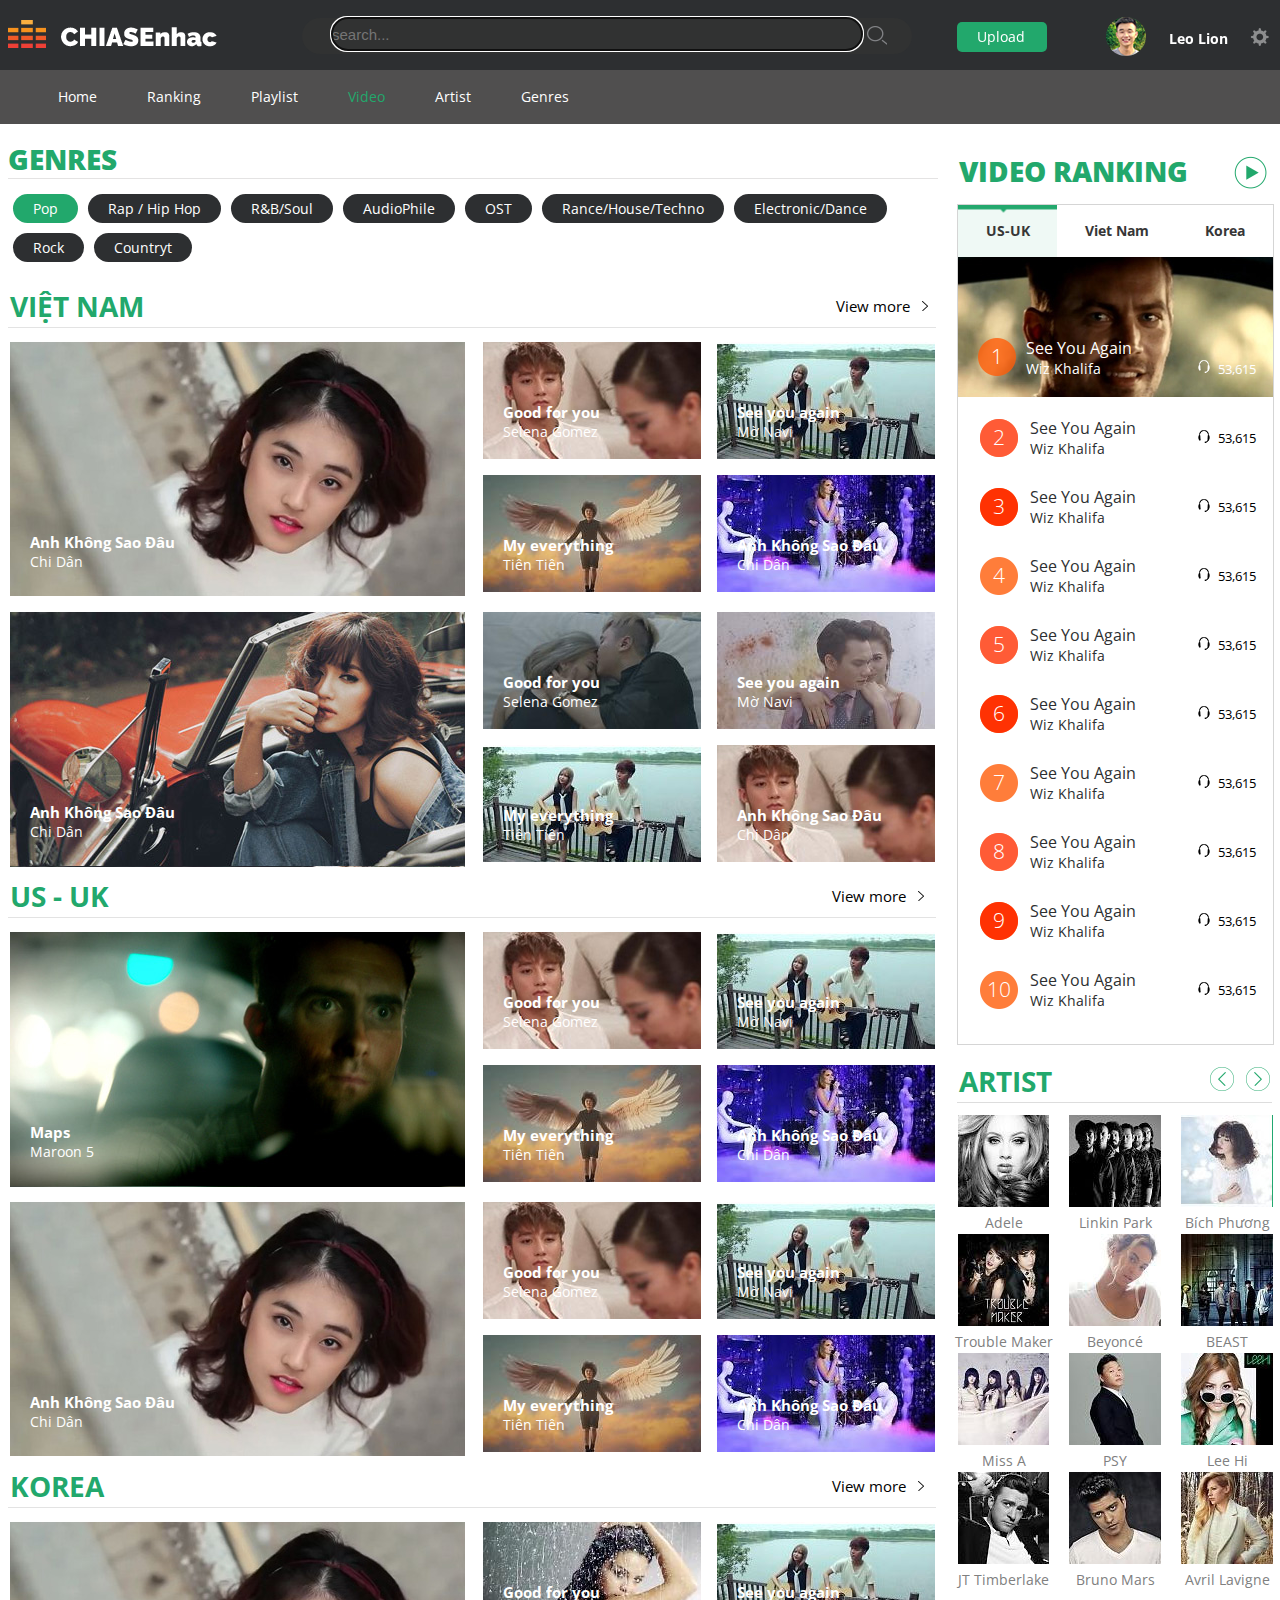
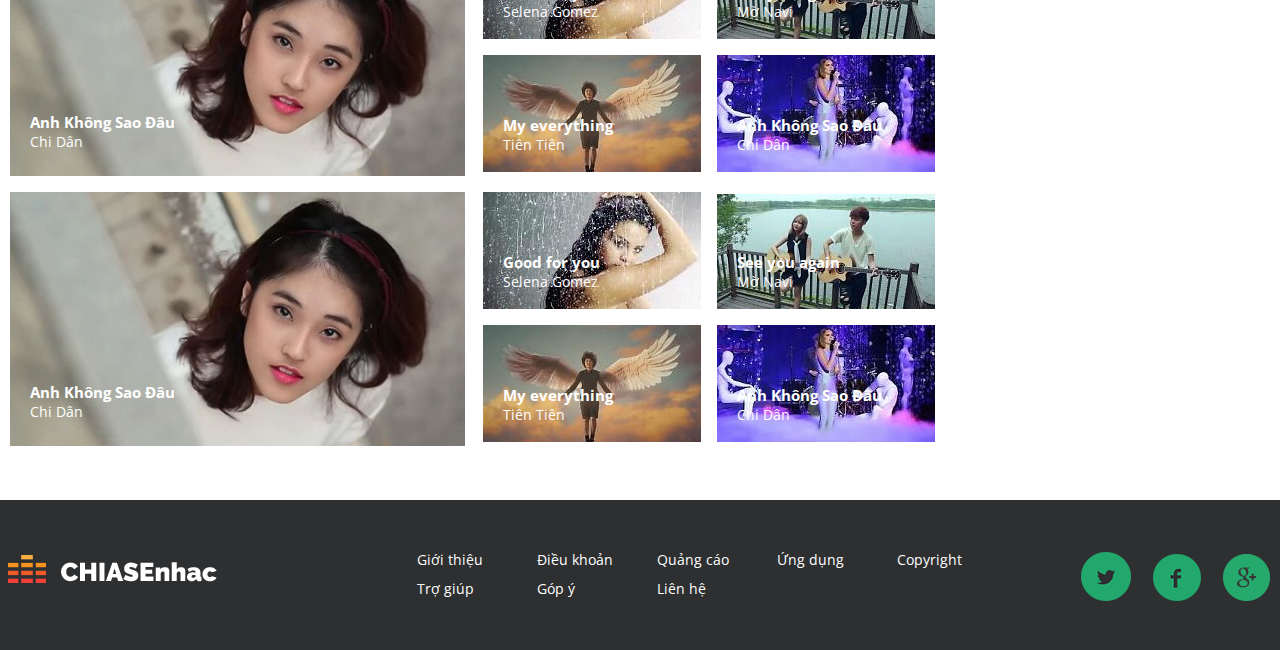
<file: video.html>
<!doctype html>
<html>
<head>
<meta http-equiv="X-UA-Compatible" content="IE=edge">
<meta name="viewport" content="width=device-width, initial-scale=1.0">
<title>Hear the world’s sounds</title>
<meta http-equiv="Content-Type" content="text/html; charset=utf-8" />
<link rel="Shortcut icon" href="imgs/logo.gif" type="image/gif" sizes="16x16">
<link href="css/video.css" rel="stylesheet" type="text/css" />
<link href="css/header.css" rel="stylesheet" type="text/css" >
<link href="css/jquery.ui.tabs.min.css" rel="stylesheet" type="text/css">
<script src="js/jquery-1.11.1.min.js" ></script>
<script src="js/jquery.ui-1.10.4.tabs.min.js" ></script>
<script src="js/slider.js"></script>
<script src="js/dropit.js"></script>
<script type="text/javascript">
$(function() {
	$( "#Tabs1" ).tabs(); 
	});

$(document).ready(function() {
    	$('.mainNav').dropit();
		
	});
	
$('option').hover(function(){
$(this).css("background-color","#FFFFCC");
});
</script>

</head>

<body>
 <div id="header">
	<div id="topHeader">
        <div class="wpage"> 
            <a href="index.html"><img src="imgs/logo.png" class="logo"/></a>
            
            <div class="boxSearch">
            	<form>
                <input id="txtSearch" maxlength="90" name="q" type="text" class="i-search" placeholder="search..." autocomplete="off" autofocus>
                <input id="btnSearch" type="submit" class="b-search" value="  ">
            	</form>
            </div><!--end of boxSearch-->
            
            <div class="upload"><a href="#">Upload</a></div><!--end of upload-->
            <div>
            	<table class="loginForm">
                  <tbody>
                    <tr>
                      <td><img src="imgs/ava.png" class="avaUser"/></td>
                      <td><p class="nameUser">Leo Lion</p></td>
                      <td><img src="imgs/setting.png" class="setting"/></td>
                    </tr>
                  </tbody>
                </table>
      
            </div><!--end of sign-->
    </div>
   </div><!--end of topHeader-->      
  	<nav>	
  		<div class="mainNav">
  		<ul class="wpage">
          <li><a href="index.html" >Home</a></li>
          <li><a href="ranking.html" >Ranking</a>
          	<ul class="dropit-submenu">
                <li><a href="#">Daily</a></li>
                <li><a href="#">Weekly</a></li>
                <li><a href="#">Monthly</a></li>
                <li><a href="#">Annually</a></li>
            </ul>
          </li>
          <li><a href="playlist.html">Playlist</a>
          	<ul class="dropit-submenu">
                <li><a href="#">Album of month</a></li>
                <li><a href="#">The best of single</a></li>
                <li><a href="#">Relax</a></li>
                <li><a href="#">Annually</a></li>
            </ul>
          </li>
          <li><a href="video.html"  class="selected">Video</a>
          	<ul class="dropit-submenu-long">
            	<ol class="col1">
                    <li><a href="#">New & Hot</a></li>
                    <li><a href="#">Funny</a></li>
                    <li><a href="#">TV show</a></li>
                    <li><a href="#">Funny</a></li>
                </ol>
                <ol class="col2">
                    <li><a href="#">US-UK</a></li>
                    <li><a href="#">V-Pop</a></li>
                    <li><a href="#">K-Pop</a></li>
                    <li><a href="#">China</a></li>
                </ol>
            </ul>
          </li>
          
          <li><a href="artist.html" >Artist</a>
          	<ul class="dropit-submenu">
                <li><a href="#">Viet Nam</a></li>
                <li><a href="#">US-UK</a></li>
                <li><a href="#">Korea</a></li>
                <li><a href="#">China</a></li>
            </ul>
          </li>
          
          <li><a href="error.html" >Genres</a>
          	<ul class="dropit-submenu-long dropit-submenu-long2">
            	<ol class="col1">
                    <li><a href="#">Pop</a></li>
                    <li><a href="#">Rock</a></li>
                    <li><a href="#">EDM/Dance</a></li>
                    <li><a href="#">Rap/Hiphop</a></li>
                </ol>
                <ol class="col2">
                    <li><a href="#">OST</a></li>
                    <li><a href="#">Blue/Jazz</a></li>
                    <li><a href="#">Folk</a></li>
                    <li><a href="#">indie</a></li>
                </ol>
                <ol class="col3">
                    <li><a href="#">New Age/World Music</a></li>
                    <li><a href="#">Christian & Gospel</a></li>
                </ol>
            </ul>
          </li>
       </ul>
       </div>
  </nav>
  
 </div>   
 <!--end of header-->    
        <div id="container">
        	<div class="wpage">
                <div id="leftCol">
                  	<div id="genres">
                          <h1>Genres</h1>
                          <!--<div class="V-genres">
                          	<ul>
                            	<li class="selected"><a href="#" >Nhạc Trẻ</a></li>
                                <li><a href="#">Rap / Hip Hop Việt</a></li>
                                <li><a href="#">Rock Việt</a></li>
                                <li><a href="#">Nhạc không lời</a></li>
                                <li><a href="#">Dance Việt</a></li>
                                <li><a href="#">Nhạc phim</a></li>
                                <li><a href="#">Nhạc thiếu nhi</a></li>
                                <li><a href="#">Nhạc trữ tình</a></li>
                                <li><a href="#">Nhạc quê hương</a></li>
                                <li><a href="#">Cải lương</a></li>
                                <li><a href="#">Nhạc cách mạng</a></li>
                                <li><a href="#">Nhạc Trịnh</a></li>
                          	</ul>
                          </div>-->
                          <div class="E-genres">
                          	<ul>
                            	<li class="selected"><a href="#" >Pop</a></li>
                                <li><a href="#">Rap / Hip Hop</a></li>
                                <li><a href="#">R&B/Soul</a></li>
                                <li><a href="#">AudioPhile</a></li>
                                <li><a href="#">OST</a></li>
                                <li><a href="#">Rance/House/Techno</a></li>
                                <li><a href="#">Electronic/Dance</a></li>
                                <li><a href="#">Rock</a></li>
                                <li><a href="#">Countryt</a></li>
                          	</ul>
                          </div>
                            
                    </div><!--end of slide-->
                       
                    
                    <div class="videoVN">
                     
                    <table class="videoTile">
                          <tbody>
                            <tr>
                              <td><h1>Việt Nam</h1></td>
                              <td><a>View more<img src="imgs/view-more.png" style="margin-left:10px;"/></a></td> 
                            </tr>
                          </tbody>
                     </table>
                     
                    <table class="video">
                          <tbody>
                            <tr>
                              <td>
                              	<div class="video1"> 
                                	<div class="tile-video">
                                        <h3>Anh Không Sao Đâu</h3>
                                        <p>Chi Dân</p></div><!--end Video-->
                                    <div class="imgHover">
                                         <img src="imgs/play_all.png"/>
                                    </div><!--end Hover-->
                                </div>
                              </td>
                              <td><table>
                                    <tbody>
                                      <tr>
                                        <td>
                                            <div class="video-small" style="background:url(imgs/index_100.jpg);">
                                            <div class="tile-video">
                                                <h3>Good for you</h3>
                                                <p>Selena Gomez</p></div><!--end Video-->
                                            <div class="imgHover">
                                                 <img src="imgs/play_all.png"/>
                                            </div><!--end imgHover--></div>
                                        </td>
                                        <td>
                                            <div class="video-small" style="background:url(imgs/index_102.jpg);">
                                            <div class="tile-video">
                                                <h3>See you again</h3>
                                                <p>Mờ Navi</p></div><!--end Video-->
                                            <div class="imgHover">
                                                 <img src="imgs/play_all.png"/>
                                            </div><!--end Hover--></div>
                                        </td>
                                      </tr>
                                      <tr>
                                        <td>
                                            <div class="video-small" style="background:url(imgs/index_118.jpg);">
                                            <div class="tile-video">
                                                <h3>My everything</h3>
                                                <p>Tiên Tiên</p></div><!--end Video-->
                                            <div class="imgHover">
                                                 <img src="imgs/play_all.png"/>
                                            </div><!--end Hover--></div>
                                        </td>
                                        <td>
                                            <div class="video-small" style="background:url(imgs/index_120.jpg);">
                                            <div class="tile-video">
                                                <h3>Anh Không Sao Đâu</h3>
                                                <p>Chi Dân</p></div><!--end Video-->
                                            <div class="imgHover">
                                                 <img src="imgs/play_all.png"/>
                                            </div><!--end Hover--></div>
                                        </td>
                                      </tr>
                                    </tbody>
                                  </table></td>
                            </tr>
                            
                            <tr>
                              <td>
                              	<div class="video1" style="background:url(imgs/index_99.jpg)"> 
                                	<div class="tile-video">
                                        <h3>Anh Không Sao Đâu</h3>
                                        <p>Chi Dân</p></div><!--end Video-->
                                    <div class="imgHover">
                                         <img src="imgs/play_all.png"/>
                                    </div><!--end Hover-->
                                </div>
                              </td>
                              <td><table>
                                    <tbody>
                                      <tr>
                                        <td>
                                            <div class="video-small" style="background:url(imgs/index_101.jpg);">
                                            <div class="tile-video">
                                                <h3>Good for you</h3>
                                                <p>Selena Gomez</p></div><!--end Video-->
                                            <div class="imgHover">
                                                 <img src="imgs/play_all.png"/>
                                            </div><!--end imgHover--></div>
                                        </td>
                                        <td>
                                            <div class="video-small" style="background:url(imgs/index_103.jpg);">
                                            <div class="tile-video">
                                                <h3>See you again</h3>
                                                <p>Mờ Navi</p></div><!--end Video-->
                                            <div class="imgHover">
                                                 <img src="imgs/play_all.png"/>
                                            </div><!--end Hover--></div>
                                        </td>
                                      </tr>
                                      <tr>
                                        <td>
                                            <div class="video-small" style="background:url(imgs/index_102.jpg);">
                                            <div class="tile-video">
                                                <h3>My everything</h3>
                                                <p>Tiên Tiên</p></div><!--end Video-->
                                            <div class="imgHover">
                                                 <img src="imgs/play_all.png"/>
                                            </div><!--end Hover--></div>
                                        </td>
                                        <td>
                                            <div class="video-small" style="background:url(imgs/index_100.jpg);">
                                            <div class="tile-video">
                                                <h3>Anh Không Sao Đâu</h3>
                                                <p>Chi Dân</p></div><!--end Video-->
                                            <div class="imgHover">
                                                 <img src="imgs/play_all.png"/>
                                            </div><!--end Hover--></div>
                                        </td>
                                      </tr>
                                    </tbody>
                                  </table></td>
                            </tr>
                          </tbody>
                        </table>

                    </div> <!--videoCol-->
                    
                    
                    <div class="videoUS">
                     
                    <table class="videoTile">
                          <tbody>
                            <tr>
                              <td><h1>US - UK</h1></td>
                              <td><a>View more<img src="imgs/view-more.png" style="margin-left:10px;"/></a></td> 
                            </tr>
                          </tbody>
                     </table>
                     
                    <table class="video">
                          <tbody>
                            <tr>
                              <td>
                              	<div class="video1"  style="background:url(imgs/index_97.jpg)"> 
                                	<div class="tile-video">
                                        <h3>Maps</h3>
                                        <p>Maroon 5</p></div><!--end Video-->
                                    <div class="imgHover">
                                         <img src="imgs/play_all.png"/>
                                    </div><!--end Hover-->
                                </div>
                              </td>
                              <td><table>
                                    <tbody>
                                      <tr>
                                        <td>
                                            <div class="video-small" style="background:url(imgs/index_100.jpg);">
                                            <div class="tile-video">
                                                <h3>Good for you</h3>
                                                <p>Selena Gomez</p></div><!--end Video-->
                                            <div class="imgHover">
                                                 <img src="imgs/play_all.png"/>
                                            </div><!--end imgHover--></div>
                                        </td>
                                        <td>
                                            <div class="video-small" style="background:url(imgs/index_102.jpg);">
                                            <div class="tile-video">
                                                <h3>See you again</h3>
                                                <p>Mờ Navi</p></div><!--end Video-->
                                            <div class="imgHover">
                                                 <img src="imgs/play_all.png"/>
                                            </div><!--end Hover--></div>
                                        </td>
                                      </tr>
                                      <tr>
                                        <td>
                                            <div class="video-small" style="background:url(imgs/index_118.jpg);">
                                            <div class="tile-video">
                                                <h3>My everything</h3>
                                                <p>Tiên Tiên</p></div><!--end Video-->
                                            <div class="imgHover">
                                                 <img src="imgs/play_all.png"/>
                                            </div><!--end Hover--></div>
                                        </td>
                                        <td>
                                            <div class="video-small" style="background:url(imgs/index_120.jpg);">
                                            <div class="tile-video">
                                                <h3>Anh Không Sao Đâu</h3>
                                                <p>Chi Dân</p></div><!--end Video-->
                                            <div class="imgHover">
                                                 <img src="imgs/play_all.png"/>
                                            </div><!--end Hover--></div>
                                        </td>
                                      </tr>
                                    </tbody>
                                  </table></td>
                            </tr>
                            
                            <tr>
                              <td>
                              	<div class="video1"> 
                                	<div class="tile-video">
                                        <h3>Anh Không Sao Đâu</h3>
                                        <p>Chi Dân</p></div><!--end Video-->
                                    <div class="imgHover">
                                         <img src="imgs/play_all.png"/>
                                    </div><!--end Hover-->
                                </div>
                              </td>
                              <td><table>
                                    <tbody>
                                      <tr>
                                        <td>
                                            <div class="video-small" style="background:url(imgs/index_100.jpg);">
                                            <div class="tile-video">
                                                <h3>Good for you</h3>
                                                <p>Selena Gomez</p></div><!--end Video-->
                                            <div class="imgHover">
                                                 <img src="imgs/play_all.png"/>
                                            </div><!--end imgHover--></div>
                                        </td>
                                        <td>
                                            <div class="video-small" style="background:url(imgs/index_102.jpg);">
                                            <div class="tile-video">
                                                <h3>See you again</h3>
                                                <p>Mờ Navi</p></div><!--end Video-->
                                            <div class="imgHover">
                                                 <img src="imgs/play_all.png"/>
                                            </div><!--end Hover--></div>
                                        </td>
                                      </tr>
                                      <tr>
                                        <td>
                                            <div class="video-small" style="background:url(imgs/index_118.jpg);">
                                            <div class="tile-video">
                                                <h3>My everything</h3>
                                                <p>Tiên Tiên</p></div><!--end Video-->
                                            <div class="imgHover">
                                                 <img src="imgs/play_all.png"/>
                                            </div><!--end Hover--></div>
                                        </td>
                                        <td>
                                            <div class="video-small" style="background:url(imgs/index_120.jpg);">
                                            <div class="tile-video">
                                                <h3>Anh Không Sao Đâu</h3>
                                                <p>Chi Dân</p></div><!--end Video-->
                                            <div class="imgHover">
                                                 <img src="imgs/play_all.png"/>
                                            </div><!--end Hover--></div>
                                        </td>
                                      </tr>
                                    </tbody>
                                  </table></td>
                            </tr>
                          </tbody>
                        </table>

                    </div> <!--videoCol-->
                    
                    <div class="videoK">
                     
                    <table class="videoTile">
                          <tbody>
                            <tr>
                              <td><h1>Korea</h1></td>
                              <td><a>View more<img src="imgs/view-more.png" style="margin-left:10px;"/></a></td>
                            </tr>
                          </tbody>
                     </table>
                     
                    <table class="video">
                          <tbody>
                            <tr>
                              <td>
                              	<div class="video1"> 
                                	<div class="tile-video">
                                        <h3>Anh Không Sao Đâu</h3>
                                        <p>Chi Dân</p></div><!--end Video-->
                                    <div class="imgHover">
                                         <img src="imgs/play_all.png"/>
                                    </div><!--end Hover-->
                                </div>
                              </td>
                              <td><table>
                                    <tbody>
                                      <tr>
                                        <td>
                                            <div class="video-small" style="background:url(imgs/index_100.png);">
                                            <div class="tile-video">
                                                <h3>Good for you</h3>
                                                <p>Selena Gomez</p></div><!--end Video-->
                                            <div class="imgHover">
                                                 <img src="imgs/play_all.png"/>
                                            </div><!--end imgHover--></div>
                                        </td>
                                        <td>
                                            <div class="video-small" style="background:url(imgs/index_102.jpg);">
                                            <div class="tile-video">
                                                <h3>See you again</h3>
                                                <p>Mờ Navi</p></div><!--end Video-->
                                            <div class="imgHover">
                                                 <img src="imgs/play_all.png"/>
                                            </div><!--end Hover--></div>
                                        </td>
                                      </tr>
                                      <tr>
                                        <td>
                                            <div class="video-small" style="background:url(imgs/index_118.jpg);">
                                            <div class="tile-video">
                                                <h3>My everything</h3>
                                                <p>Tiên Tiên</p></div><!--end Video-->
                                            <div class="imgHover">
                                                 <img src="imgs/play_all.png"/>
                                            </div><!--end Hover--></div>
                                        </td>
                                        <td>
                                            <div class="video-small" style="background:url(imgs/index_120.jpg);">
                                            <div class="tile-video">
                                                <h3>Anh Không Sao Đâu</h3>
                                                <p>Chi Dân</p></div><!--end Video-->
                                            <div class="imgHover">
                                                 <img src="imgs/play_all.png"/>
                                            </div><!--end Hover--></div>
                                        </td>
                                      </tr>
                                    </tbody>
                                  </table></td>
                            </tr>
                            
                            <tr>
                              <td>
                              	<div class="video1"> 
                                	<div class="tile-video">
                                        <h3>Anh Không Sao Đâu</h3>
                                        <p>Chi Dân</p></div><!--end Video-->
                                    <div class="imgHover">
                                         <img src="imgs/play_all.png"/>
                                    </div><!--end Hover-->
                                </div>
                              </td>
                              <td><table>
                                    <tbody>
                                      <tr>
                                        <td>
                                            <div class="video-small" style="background:url(imgs/index_100.png);">
                                            <div class="tile-video">
                                                <h3>Good for you</h3>
                                                <p>Selena Gomez</p></div><!--end Video-->
                                            <div class="imgHover">
                                                 <img src="imgs/play_all.png"/>
                                            </div><!--end imgHover--></div>
                                        </td>
                                        <td>
                                            <div class="video-small" style="background:url(imgs/index_102.jpg);">
                                            <div class="tile-video">
                                                <h3>See you again</h3>
                                                <p>Mờ Navi</p></div><!--end Video-->
                                            <div class="imgHover">
                                                 <img src="imgs/play_all.png"/>
                                            </div><!--end Hover--></div>
                                        </td>
                                      </tr>
                                      <tr>
                                        <td>
                                            <div class="video-small" style="background:url(imgs/index_118.jpg);">
                                            <div class="tile-video">
                                                <h3>My everything</h3>
                                                <p>Tiên Tiên</p></div><!--end Video-->
                                            <div class="imgHover">
                                                 <img src="imgs/play_all.png"/>
                                            </div><!--end Hover--></div>
                                        </td>
                                        <td>
                                            <div class="video-small" style="background:url(imgs/index_120.jpg);">
                                            <div class="tile-video">
                                                <h3>Anh Không Sao Đâu</h3>
                                                <p>Chi Dân</p></div><!--end Video-->
                                            <div class="imgHover">
                                                 <img src="imgs/play_all.png"/>
                                            </div><!--end Hover--></div>
                                        </td>
                                      </tr>
                                    </tbody>
                                  </table></td>
                            </tr>
                          </tbody>
                        </table>

                    </div> <!--videoCol-->
            
              </div><!--end of leftCol-->
              
               
                
                <div id="rightCol">
                  <div id="ranking">
                    <table style="margin-bottom:5px;padding-top:10px;">
                          <tbody>
                            <tr>
                              <td><h1>Video ranking</h1></td>
                              <td><img src="imgs/play-all-gray.png" style="cursor:pointer"/></td>
                            </tr>
                          </tbody>
                        </table>

                    <div id="Tabs1" class="ranking">
                      <ul>
                        <li><a href="#tabs-1">US-UK</a></li>
                        <li><a href="#tabs-2">Viet Nam</a></li>
                        <li><a href="#tabs-3">Korea</a></li>
                      </ul>
                      <div id="tabs-1">
                      	<div class="des" style="background:url(imgs/rank-video.jpg)">
                        	<span class="rank-oder">1</span>
                            <h3 class="song-name"><a href="#" >See You Again</a></h3>
                            <h4 class="info-artist"><a href="#">Wiz Khalifa</a></h4>
                            <table class="score">
                                  <tbody>
                                    <tr>
                                      <td><img src="imgs/headset.png"/></td>
                                      <td><span style="margin-left:5px;">53,615</span></td>
                                    </tr>
                                  </tbody>
                           </table>
                        </div>
                        
                        <table class="fn-songs">
                          <tbody>
                            <tr>
                              <td><span class="rank-oder2">2</span></td>
                              <td><div class="tile-songs">
                              		<h3 class="song-name"><a href="#" >See You Again</a></h3>
                            		<h4 class="info-artist"><a href="#">Wiz Khalifa</a></h4></div></td>
                              <td>
                              <table class="score">
                                  <tbody>
                                    <tr>
                                      <td><img src="imgs/headset_bl.png"/></td>
                                      <td><span style="margin-left:5px;">53,615</span></td>
                                    </tr>
                                  </tbody>
                                </table>
                             </td>
                            </tr>
                            <tr>
                              <td><span class="rank-oder3">3</span></td>
                              <td><div class="tile-songs">
                              		<h3 class="song-name"><a href="#" >See You Again</a></h3>
                            		<h4 class="info-artist"><a href="#">Wiz Khalifa</a></h4></div></td>
                              <td>
                              <table class="score">
                                  <tbody>
                                    <tr>
                                      <td><img src="imgs/headset_bl.png"/></td>
                                      <td><span style="margin-left:5px;">53,615</span></td>
                                    </tr>
                                  </tbody>
                                </table>
                             </td>
                            </tr>
                            <tr>
                              <td><span class="rank-oder1">4</span></td>
                              <td><div class="tile-songs">
                              		<h3 class="song-name"><a href="#" >See You Again</a></h3>
                            		<h4 class="info-artist"><a href="#">Wiz Khalifa</a></h4></div></td>
                              <td>
                              <table class="score">
                                  <tbody>
                                    <tr>
                                      <td><img src="imgs/headset_bl.png"/></td>
                                      <td><span style="margin-left:5px;">53,615</span></td>
                                    </tr>
                                  </tbody>
                                </table>
                             </td>
                            </tr>
                            <tr>
                              <td><span class="rank-oder2">5</span></td>
                              <td><div class="tile-songs">
                              		<h3 class="song-name"><a href="#" >See You Again</a></h3>
                            		<h4 class="info-artist"><a href="#">Wiz Khalifa</a></h4></div></td>
                              <td>
                              <table class="score">
                                  <tbody>
                                    <tr>
                                      <td><img src="imgs/headset_bl.png"/></td>
                                      <td><span style="margin-left:5px;">53,615</span></td>
                                    </tr>
                                  </tbody>
                                </table>
                             </td>
                            </tr>
                            <tr>
                              <td><span class="rank-oder3">6</span></td>
                              <td><div class="tile-songs">
                              		<h3 class="song-name"><a href="#" >See You Again</a></h3>
                            		<h4 class="info-artist"><a href="#">Wiz Khalifa</a></h4></div></td>
                              <td>
                              <table class="score">
                                  <tbody>
                                    <tr>
                                      <td><img src="imgs/headset_bl.png"/></td>
                                      <td><span style="margin-left:5px;">53,615</span></td>
                                    </tr>
                                  </tbody>
                                </table>
                             </td>
                            </tr>
                            <tr>
                              <td><span class="rank-oder1">7</span></td>
                              <td><div class="tile-songs">
                              		<h3 class="song-name"><a href="#" >See You Again</a></h3>
                            		<h4 class="info-artist"><a href="#">Wiz Khalifa</a></h4></div></td>
                              <td>
                              <table class="score">
                                  <tbody>
                                    <tr>
                                      <td><img src="imgs/headset_bl.png"/></td>
                                      <td><span style="margin-left:5px;">53,615</span></td>
                                    </tr>
                                  </tbody>
                                </table>
                             </td>
                            </tr>
                            <tr>
                              <td><span class="rank-oder2">8</span></td>
                              <td><div class="tile-songs">
                              		<h3 class="song-name"><a href="#" >See You Again</a></h3>
                            		<h4 class="info-artist"><a href="#">Wiz Khalifa</a></h4></div></td>
                              <td>
                              <table class="score">
                                  <tbody>
                                    <tr>
                                      <td><img src="imgs/headset_bl.png"/></td>
                                      <td><span style="margin-left:5px;">53,615</span></td>
                                    </tr>
                                  </tbody>
                                </table>
                             </td>
                            </tr>
                            <tr>
                              <td><span class="rank-oder3">9</span></td>
                              <td><div class="tile-songs">
                              		<h3 class="song-name"><a href="#" >See You Again</a></h3>
                            		<h4 class="info-artist"><a href="#">Wiz Khalifa</a></h4></div></td>
                              <td>
                              <table class="score">
                                  <tbody>
                                    <tr>
                                      <td><img src="imgs/headset_bl.png"/></td>
                                      <td><span style="margin-left:5px;">53,615</span></td>
                                    </tr>
                                  </tbody>
                                </table>
                             </td>
                            </tr>
                            <tr>
                              <td><span class="rank-oder1">10</span></td>
                              <td><div class="tile-songs">
                              		<h3 class="song-name"><a href="#" >See You Again</a></h3>
                            		<h4 class="info-artist"><a href="#">Wiz Khalifa</a></h4></div></td>
                              <td>
                              <table class="score">
                                  <tbody>
                                    <tr>
                                      <td><img src="imgs/headset_bl.png"/></td>
                                      <td><span style="margin-left:5px;">53,615</span></td>
                                    </tr>
                                  </tbody>
                                </table>
                             </td>
                            </tr>
                          </tbody>
                        </table>

                        
                      </div>
                      <div id="tabs-2">
                        <div class="des2">
                        	<span class="rank-oder">1</span>
                            <h3 class="song-name"><a href="#" >Sâu trong em</a></h3>
                            <h4 class="info-artist"><a href="#">Bích Phương</a></h4>
                            <table class="score">
                                  <tbody>
                                    <tr>
                                      <td><img src="imgs/headset.png"/></td>
                                      <td><span style="margin-left:5px;">35,685</span></td>
                                    </tr>
                                  </tbody>
                           </table>
                        </div>
                        
                        <table class="fn-songs">
                          <tbody>
                            <tr>
                              <td><span class="rank-oder2">2</span></td>
                              <td><div class="tile-songs">
                              		<h3 class="song-name"><a href="#" >Ấn nút nhớ thả...</a></h3>
                            		<h4 class="info-artist"><a href="#">Sơn Thùng MTP</a></h4></div></td>
                              <td>
                              <table class="score">
                                  <tbody>
                                    <tr>
                                      <td><img src="imgs/headset_bl.png"/></td>
                                      <td><span style="margin-left:5px;">23,451</span></td>
                                    </tr>
                                  </tbody>
                                </table>
                             </td>
                            </tr>
                            <tr>
                              <td><span class="rank-oder3">3</span></td>
                              <td><div class="tile-songs">
                              		<h3 class="song-name"><a href="#" >My everything</a></h3>
                            		<h4 class="info-artist"><a href="#">Tien Tien</a></h4></div></td>
                              <td>
                              <table class="score">
                                  <tbody>
                                    <tr>
                                      <td><img src="imgs/headset_bl.png"/></td>
                                      <td><span style="margin-left:5px;">23,601</span></td>
                                    </tr>
                                  </tbody>
                                </table>
                             </td>
                            </tr>
                            <tr>
                              <td><span class="rank-oder1">4</span></td>
                              <td><div class="tile-songs">
                              		<h3 class="song-name"><a href="#" >See You Again</a></h3>
                            		<h4 class="info-artist"><a href="#">Wiz Khalifa</a></h4></div></td>
                              <td>
                              <table class="score">
                                  <tbody>
                                    <tr>
                                      <td><img src="imgs/headset_bl.png"/></td>
                                      <td><span style="margin-left:5px;">53,615</span></td>
                                    </tr>
                                  </tbody>
                                </table>
                             </td>
                            </tr>
                            <tr>
                              <td><span class="rank-oder2">5</span></td>
                              <td><div class="tile-songs">
                              		<h3 class="song-name"><a href="#" >See You Again</a></h3>
                            		<h4 class="info-artist"><a href="#">Wiz Khalifa</a></h4></div></td>
                              <td>
                              <table class="score">
                                  <tbody>
                                    <tr>
                                      <td><img src="imgs/headset_bl.png"/></td>
                                      <td><span style="margin-left:5px;">53,615</span></td>
                                    </tr>
                                  </tbody>
                                </table>
                             </td>
                            </tr>
                            <tr>
                              <td><span class="rank-oder3">6</span></td>
                              <td><div class="tile-songs">
                              		<h3 class="song-name"><a href="#" >See You Again</a></h3>
                            		<h4 class="info-artist"><a href="#">Wiz Khalifa</a></h4></div></td>
                              <td>
                              <table class="score">
                                  <tbody>
                                    <tr>
                                      <td><img src="imgs/headset_bl.png"/></td>
                                      <td><span style="margin-left:5px;">53,615</span></td>
                                    </tr>
                                  </tbody>
                                </table>
                             </td>
                            </tr>
                            <tr>
                              <td><span class="rank-oder1">7</span></td>
                              <td><div class="tile-songs">
                              		<h3 class="song-name"><a href="#" >See You Again</a></h3>
                            		<h4 class="info-artist"><a href="#">Wiz Khalifa</a></h4></div></td>
                              <td>
                              <table class="score">
                                  <tbody>
                                    <tr>
                                      <td><img src="imgs/headset_bl.png"/></td>
                                      <td><span style="margin-left:5px;">53,615</span></td>
                                    </tr>
                                  </tbody>
                                </table>
                             </td>
                            </tr>
                            <tr>
                              <td><span class="rank-oder2">8</span></td>
                              <td><div class="tile-songs">
                              		<h3 class="song-name"><a href="#" >See You Again</a></h3>
                            		<h4 class="info-artist"><a href="#">Wiz Khalifa</a></h4></div></td>
                              <td>
                              <table class="score">
                                  <tbody>
                                    <tr>
                                      <td><img src="imgs/headset_bl.png"/></td>
                                      <td><span style="margin-left:5px;">53,615</span></td>
                                    </tr>
                                  </tbody>
                                </table>
                             </td>
                            </tr>
                            <tr>
                              <td><span class="rank-oder3">9</span></td>
                              <td><div class="tile-songs">
                              		<h3 class="song-name"><a href="#" >See You Again</a></h3>
                            		<h4 class="info-artist"><a href="#">Wiz Khalifa</a></h4></div></td>
                              <td>
                              <table class="score">
                                  <tbody>
                                    <tr>
                                      <td><img src="imgs/headset_bl.png"/></td>
                                      <td><span style="margin-left:5px;">53,615</span></td>
                                    </tr>
                                  </tbody>
                                </table>
                             </td>
                            </tr>
                            <tr>
                              <td><span class="rank-oder1">10</span></td>
                              <td><div class="tile-songs">
                              		<h3 class="song-name"><a href="#" >See You Again</a></h3>
                            		<h4 class="info-artist"><a href="#">Wiz Khalifa</a></h4></div></td>
                              <td>
                              <table class="score">
                                  <tbody>
                                    <tr>
                                      <td><img src="imgs/headset_bl.png"/></td>
                                      <td><span style="margin-left:5px;">53,615</span></td>
                                    </tr>
                                  </tbody>
                                </table>
                             </td>
                            </tr>
                          </tbody>
                        </table>
                      </div>
                      <div id="tabs-3">
                        <div class="des3">
                        	<span class="rank-oder">1</span>
                            <h3 class="song-name"><a href="#" >See You Again</a></h3>
                            <h4 class="info-artist"><a href="#">Wiz Khalifa</a></h4>
                            <table class="score">
                                  <tbody>
                                    <tr>
                                      <td><img src="imgs/headset.png"/></td>
                                      <td><span style="margin-left:5px;">62,368</span></td>
                                    </tr>
                                  </tbody>
                           </table>
                        </div>
                        
                        <table class="fn-songs">
                          <tbody>
                            <tr>
                              <td><span class="rank-oder2">2</span></td>
                              <td><div class="tile-songs">
                              		<h3 class="song-name"><a href="#" >See You Again</a></h3>
                            		<h4 class="info-artist"><a href="#">Wiz Khalifa</a></h4></div></td>
                              <td>
                              <table class="score">
                                  <tbody>
                                    <tr>
                                      <td><img src="imgs/headset_bl.png"/></td>
                                      <td><span style="margin-left:5px;">53,615</span></td>
                                    </tr>
                                  </tbody>
                                </table>
                             </td>
                            </tr>
                            <tr>
                              <td><span class="rank-oder3">3</span></td>
                              <td><div class="tile-songs">
                              		<h3 class="song-name"><a href="#" >See You Again</a></h3>
                            		<h4 class="info-artist"><a href="#">Wiz Khalifa</a></h4></div></td>
                              <td>
                              <table class="score">
                                  <tbody>
                                    <tr>
                                      <td><img src="imgs/headset_bl.png"/></td>
                                      <td><span style="margin-left:5px;">53,615</span></td>
                                    </tr>
                                  </tbody>
                                </table>
                             </td>
                            </tr>
                            <tr>
                              <td><span class="rank-oder1">4</span></td>
                              <td><div class="tile-songs">
                              		<h3 class="song-name"><a href="#" >See You Again</a></h3>
                            		<h4 class="info-artist"><a href="#">Wiz Khalifa</a></h4></div></td>
                              <td>
                              <table class="score">
                                  <tbody>
                                    <tr>
                                      <td><img src="imgs/headset_bl.png"/></td>
                                      <td><span style="margin-left:5px;">53,615</span></td>
                                    </tr>
                                  </tbody>
                                </table>
                             </td>
                            </tr>
                            <tr>
                              <td><span class="rank-oder2">5</span></td>
                              <td><div class="tile-songs">
                              		<h3 class="song-name"><a href="#" >See You Again</a></h3>
                            		<h4 class="info-artist"><a href="#">Wiz Khalifa</a></h4></div></td>
                              <td>
                              <table class="score">
                                  <tbody>
                                    <tr>
                                      <td><img src="imgs/headset_bl.png"/></td>
                                      <td><span style="margin-left:5px;">53,615</span></td>
                                    </tr>
                                  </tbody>
                                </table>
                             </td>
                            </tr>
                            <tr>
                              <td><span class="rank-oder3">6</span></td>
                              <td><div class="tile-songs">
                              		<h3 class="song-name"><a href="#" >See You Again</a></h3>
                            		<h4 class="info-artist"><a href="#">Wiz Khalifa</a></h4></div></td>
                              <td>
                              <table class="score">
                                  <tbody>
                                    <tr>
                                      <td><img src="imgs/headset_bl.png"/></td>
                                      <td><span style="margin-left:5px;">53,615</span></td>
                                    </tr>
                                  </tbody>
                                </table>
                             </td>
                            </tr>
                            <tr>
                              <td><span class="rank-oder1">7</span></td>
                              <td><div class="tile-songs">
                              		<h3 class="song-name"><a href="#" >See You Again</a></h3>
                            		<h4 class="info-artist"><a href="#">Wiz Khalifa</a></h4></div></td>
                              <td>
                              <table class="score">
                                  <tbody>
                                    <tr>
                                      <td><img src="imgs/headset_bl.png"/></td>
                                      <td><span style="margin-left:5px;">53,615</span></td>
                                    </tr>
                                  </tbody>
                                </table>
                             </td>
                            </tr>
                            <tr>
                              <td><span class="rank-oder2">8</span></td>
                              <td><div class="tile-songs">
                              		<h3 class="song-name"><a href="#" >See You Again</a></h3>
                            		<h4 class="info-artist"><a href="#">Wiz Khalifa</a></h4></div></td>
                              <td>
                              <table class="score">
                                  <tbody>
                                    <tr>
                                      <td><img src="imgs/headset_bl.png"/></td>
                                      <td><span style="margin-left:5px;">53,615</span></td>
                                    </tr>
                                  </tbody>
                                </table>
                             </td>
                            </tr>
                            <tr>
                              <td><span class="rank-oder3">9</span></td>
                              <td><div class="tile-songs">
                              		<h3 class="song-name"><a href="#" >See You Again</a></h3>
                            		<h4 class="info-artist"><a href="#">Wiz Khalifa</a></h4></div></td>
                              <td>
                              <table class="score">
                                  <tbody>
                                    <tr>
                                      <td><img src="imgs/headset_bl.png"/></td>
                                      <td><span style="margin-left:5px;">53,615</span></td>
                                    </tr>
                                  </tbody>
                                </table>
                             </td>
                            </tr>
                            <tr>
                              <td><span class="rank-oder1">10</span></td>
                              <td><div class="tile-songs">
                              		<h3 class="song-name"><a href="#" >See You Again</a></h3>
                            		<h4 class="info-artist"><a href="#">Wiz Khalifa</a></h4></div></td>
                              <td>
                              <table class="score">
                                  <tbody>
                                    <tr>
                                      <td><img src="imgs/headset_bl.png"/></td>
                                      <td><span style="margin-left:5px;">53,615</span></td>
                                    </tr>
                                  </tbody>
                                </table>
                             </td>
                            </tr>
                          </tbody>
                        </table>
                      </div>
                    </div>
                  </div><!--end of ranking-->
                  
                  
                  
                  <div id="artist">
                  	<table class="artTile">
                          <tbody>
                            <tr>
                              <td><h1>Artist</h1></td>
                              <td><img src="imgs/btn-prev.png" class="btnNext" style="margin-right: 10px;"/></td>
                              <td><img src="imgs/btn-next.png" class="btnPrev"/></td>  
                            </tr>
                          </tbody>
                     </table>
                  
                  	<table class="artist-list">
                      <tbody>
                        <tr>
                          <td><img src="imgs/index_235.jpg"/></td>
                          <td><img src="imgs/index_237.jpg"/></td>
                          <td><img src="imgs/index_239.jpg"/></td>
                        </tr>
                        <tr>
                          <td>Adele</td>
                          <td>Linkin Park</td>
                          <td>Bích Phương</td>
                        </tr>
                        <tr>
                          <td><img src="imgs/index_265.jpg"/></td>
                          <td><img src="imgs/index_267.jpg"/></td>
                          <td><img src="imgs/index_269.jpg"/></td>
                        </tr>
                        <tr>
                          <td>Trouble Maker</td>
                          <td>Beyoncé</td>
                          <td>BEAST</td>
                        </tr>
                        <tr>
                          <td><img src="imgs/index_295.jpg"/></td>
                          <td><img src="imgs/index_297.jpg"/></td>
                          <td><img src="imgs/index_299.jpg"/></td>
                        </tr>
                        <tr>
                          <td>Miss A</td>
                          <td>PSY</td>
                          <td>Lee Hi</td>
                        </tr>
                        <tr>
                          <td><img src="imgs/index_325.jpg"/></td>
                          <td><img src="imgs/index_327.jpg"/></td>
                          <td><img src="imgs/index_329.jpg"/></td>
                        </tr>
                        <tr>
                          <td>JT Timberlake</td>
                          <td>Bruno Mars</td>
                          <td>Avril Lavigne</td>
                        </tr>
                      </tbody>
                    </table>

                  </div><!--end of artist-->
                </div><!--end of rightCol-->              
            </div>
       </div><!--end of container-->
 
 
 
        <footer>
        	<div class="wpage">
            	<img src="imgs/logo.png" class="logo"/>
                <ul class="link-footer">
                	<li><a href="#">Giới thiệu</a></li>
                    <li><a href="#">Điều khoản</a></li>
                    <li><a href="#">Quảng cáo</a></li>
                    <li><a href="#">Ứng dụng</a></li>
                    <li><a href="#">Copyright</a></li>
                    
                    <li><a href="#">Trợ giúp</a></li>
                    <li><a href="#">Góp ý</a></li>
                    <li><a href="#">Liên hệ</a></li>
                </ul>
                
                <table class="social">
                  <tbody>
                    <tr>
                      <td><a href="#"><img src="imgs/tw.png"/></a></td>
                      <td><a href="#"><img src="imgs/fb.png"/></a></td>
                      <td><a href="#"><img src="imgs/g+.png"/></a></td>
                    </tr>
                  </tbody>
                </table>

            </div>
        </footer>
        
        <div id="dt-btt"><img src="imgs/go-top.png" /></div>  
        <div id="playing"></div>
        
        
        
<script type='text/javascript'>
$(function(){
	$(window).scroll(function(){if($(this).scrollTop()!=0){$('#dt-btt').fadeIn();}else{$('#dt-btt').fadeOut();}});
	$('#dt-btt').click(function(){$('body,html').animate({scrollTop:0},800);});
	});
</script>
</body>
</html>
</file>
<file: css/album-player.css>
@charset "utf-8";
@import url(http://fonts.googleapis.com/css?family=Open+Sans:400,700,800&subset=latin,vietnamese);


body {
	font-family: 'Open Sans', sans-serif;
	font-size: 14px;
}



#container{
	width:100%;
	top:124px;
	position:absolute;
}

#art{
	height:337px;
	background:url(../imgs/bg.jpg);
}

.art-cover{
	height:337px;
	background:url(../imgs/album-backgroud.jpg);
}

.ava-artist{
	float:left;
	position:relative;
	top:33px;
	left:33px;
	cursor:pointer;
}

.bio-album{
	float:left;
	margin-top:30px;
	margin-left:50px;
	color:#fff;
	width: 880px;
}

.like,.repost,.share{ 
	float:left;
	width:80px;
	color:#22a86c;
	background:#fff;
	border:1px solid #fff;
	border-radius:20px;
	padding:10px 15px;
	margin-right:15px;
	z-index:999;
	cursor:pointer;
	position:relative;
	text-align:center;
}
.repost,.share{
	background:none;
	color:#fff;
}
.add{ 
	float:left;
	width:150px;
	border:1px solid #fff;
	border-radius:20px;
	padding:9px 15px;
	margin-right:15px;
	cursor:pointer;
	z-index:999;
	position:relative;
	text-align:center;
}

.add:hover,.like:hover,.repost:hover,.share:hover{
	background:#22a86c;
	color:#fff;
	border:1px solid #22a86c;
}

.like a{
	background:url(../imgs/hear-hover.png);
	background-repeat:no-repeat;
	padding-left:30px;
}

.repost a{
	background: url(../imgs/replay.png);
	background-repeat:no-repeat;
	padding-left:30px;
}

.add a{
	background: url(../imgs/add-album.png);
	background-repeat:no-repeat;
	padding-left:30px;
}

.share a{
	background: url(../imgs/share-white.png);
	background-repeat:no-repeat;
	padding-left:30px;
}


.plays{
	position:relative;
	top:270px;
	color:#fff;
	left:-30px;
	text-align:right;
	text-transform:uppercase;
}

.selected a{color:#fff;}



.overview{
	height:430px;
	border:1px solid #E9E9E9;
}

.lyric{
	float:left;
	width:373px;
	margin-left:20px;
	margin-top:20px;
	text-align:center;
}
.lyric h1{
	color:#22a86c; 
	text-transform:uppercase;
}


.list-songs{
	position:relative;
	float:left;
	width:810px;
	height: 385px;
	margin-left:20px;
	padding-right:20px;
	margin-top:20px;
	border-right:1px solid #D0D0D0;
}


.list-songs ul li{
	margin-bottom:25px;
}

.name-songs{
	display:inline-block;
	width:320px;
	float: left;
}

.songs a{
	color:#454545;
}

.name-artist{
	display:inline-block;
}

.songs{
}
.tool-song{
	position:absolute;
	left:630px;
    margin-top: -20px;
}

.icon{
	margin-left:20px;
	cursor:pointer;
}
.tool-song li{
	display:inline;
}


.playing a{
	color:#22a86c;
}
.playing .name-songs{
	
}

.playing span:before{
	content: "";
    display: block;
    width: 20px;
    height: 17px;
	position:absolute;
	top:0px;
	left:1px;
	background:url(../imgs/volume.png) left center;
	z-index:9999;
}

.songs span{
	margin-right: 15px;
    display: block;
    float: left;
    width: 18px;
    text-align: center;
}






.info-artist{
	position:relative;
	width:100%;
	height:200px;
	top:450px;
}


.bio{
	left:170px;
	width:1085px;
	position:absolute;
}


.bio a{
	color:#22a86c;
}







.albumCol{
	position:absolute;
	top:930px;
}

.albumTile{
	border-bottom:1px solid #d5d5d5;
	margin-bottom:10px;
	margin-top:15px;
}
.albumTile h1{
	color:#22a86c; 
	text-transform:uppercase;
	margin-right:937px;	 
}
.btnNext,.btnPrev{
	cursor:pointer;
	margin:right;
	margin-left:5px;
}

.album{
	width:218px;
	height:300px;
	margin-right:43px;
	margin-bottom:19px;
	float:left;
	background:#2d2f31;
}

.alTile{
	margin-top:10px;
	margin-left:15px;
	line-height:20px;
	position:absolute;
}

.al-name{
	position:relative;
	color:white;
}
.artist{
	position:relative;
	top: 15px;
	bottom:0px;
	color:white;
}
.al-score{
	position:relative;
	bottom: 5px;
  	left: 130px;
	right:5px;
	color:#fff;
}


.videoVN{
	position:absolute;
	top:1300px;
}

.videoTile{
	border-bottom:1px solid #E3E3E3;
	margin-bottom:10px;
	margin-top:15px;
}
.videoTile h1{
	color:#22a86c; 
	text-transform:uppercase;
	margin-right:1036px;	 
}


.clearFloat{
	clear:both}





.video1{
	width:455px;
	height:255px;
	margin-top: -10px;
	background:url(../imgs/index_98.jpg);
	background-repeat:no-repeat;
	cursor:pointer;
	overflow:hidden;
}
.video-small{
	margin-bottom:25px;
	margin-left:41px;
	
}

.video-small{
	width:218px;
	height:117px;
	overflow:hidden;
	cursor:pointer;
	text-align:center;
}


.video1 .imgHover{
	padding-top:230px;
	text-align:center;
}
.video1:hover .imgHover{
	padding-top:70px;
	transition: all 0.2s ease;
}
.video1 .tile-video{
	color:#fff;
	position:relative;
	margin-left:20px;
	top:190px;
}
.video1:hover .tile-video{
	top:500px;
	transition: all 1s ease;
}

.video-small .imgHover{
	text-align:center;
	margin-top:90px;
}
.video-small .tile-video{
	color:#fff;
	position:relative;
	margin-left:20px;
	top:60px;
	text-align:left;
}
.tile-video h3{font-size:15px}

.video-small:hover .imgHover{
	transition: all 0.2s ease;
	margin-top:5px;
}

.video-small:hover .tile-video{
	top:700px;
	transition: all 0.9s ease;
}



.clearFloat{
	clear:both}





.preview{
	overflow:hidden;
	cursor:pointer;
	height:200px;
	text-align:center;
}
.imgHover{
  position: relative;
  z-index: 1;
  transition: all 0.2s ease;
}

.preview:hover .imgHover{
	margin-top:-130px;
}





footer{
	position:absolute;
 	top: 1800px;
  	width: 100%;
  	height: 100px;
	background:#2d2f31;
	padding-top:50px;
}
footer li{
	color:#fff;
	margin-bottom: 10px;
  	float: left;
  	width: 120px;
}

.link-footer{
	width:600px;
	padding-left:200px;
	float:left;
}

footer .logo{
	float:left
}
footer .social{
	float:right;
}
.social img{
	margin-left:20px;
}
</file>
<file: css/header.css>
@charset "utf-8";
@import url(http://fonts.googleapis.com/css?family=Open+Sans:400,700,800&subset=latin,vietnamese);

body,table,div,dl,dt,dd,ul,ol,li,a,h1,h2,h3,h4,h5,h6,pre,form,fieldset,input,textarea,p,blockquote,th,td { 
	margin:0;
	padding:0;
	text-decoration:none;
	list-style:none;
}


#header{
	width:100%;
	position:fixed;
	top: 0px;
	z-index:9999;
}


#topHeader {
	width: 100%;
	height: 70px;
	background-color:#2d2f31;
}


.wpage{
	width:1264px;
	margin:0px auto;
}

#topHeader .logo{
	float:left;
	position:relative;
	margin-top:15px;
}

#topHeader .loginForm{
	float: right;
  	height: 32px;
	margin-top:14px;
	cursor:pointer;
}


.wpage .loginForm .nameUser {
	margin:auto 20px ;
	color:white;
	font-weight:bold;
}
.wpage .loginForm .avaUser {
}
.wpage .loginForm .setting {
}


.boxSearch{
  	float: left;
  	width: 610px;
 	height: 36px;
 	background: #313232;
	margin-top:18px;
	margin-left:85px;
	border-radius:20px;
}
.boxSearch .i-search {
	  width: 530px;
	  float: left;
	  height: 22px;
	  line-height: 27px;
	  font-size: 15px;
	  padding: 5px 0px;
	  border: none;
	  margin-left:30px;
	  color:white;
	  background: #313232;
	  border-radius:20px;
}

.boxSearch .b-search {
  float: right;
  width:20px;
  height:36px;
  background: url(../imgs/btnSearch.png) no-repeat;
  border: 0px;
  padding: 0px;
  cursor: pointer;
  margin: 8px 25px 0px 0px;
}


#topHeader .wpage .upload {
	float:left;
	margin-top:22px;
	margin-left:45px;
	padding:5px 20px;
	width: 50px;
	height: 20px;
	background: #22a86c;
	border-radius:5px;
	cursor:pointer;
}
#topHeader .wpage .upload a{
	color:white;
}
#topHeader .wpage .upload:hover{
	background:#25b876;
	transition:all 0.2s ease;
}



nav {
	width:100%;
	height:54px;
	background:#504f4f;
	padding-left:25px;
}


nav .mainNav>ul>li{
	display:inline;
	color:white;
	font-weight:400;
	float: left;
  	position: relative;
	padding:17px 25px;
	display: block;
}

nav ul li:hover{
	background:gray;
	background:url(../imgs/Nav_selected.png);
	background-repeat:no-repeat;
	background-position:center;
	transition:all 0.2s ease;
}
nav a{
	color:white;
}
nav .selected{
	color:#22a86c;
	
}



#dt-btt {
  text-align: center;
  padding: 5px;
  position: fixed;
  bottom: 45px;
  right: 1px;
  cursor: pointer;
  display: none;
}

footer a{
	color:#fff;
}
footer a:hover{
	margin-bottom:5px;
	color:#22a86c;
}



.dropit {
    list-style: none;
	padding: 0;
	margin: 0;
}
.dropit .dropit-trigger { position: relative; }
.dropit .dropit-submenu,.dropit-submenu-long{
	position: absolute;
	top: 100%;
	left: 0px; /* dropdown left or right */
	z-index: 1000;
	display: none;
	list-style: none;
	width: 120px;
	padding-left: 25px;
	padding-right: 25px;
	background: #504f4f;
	-webkit-box-shadow: 0px 0px 5px #000000;
	box-shadow: 0px 0px 2px #000000;
	float:left;
}
.dropit .dropit-open .dropit-submenu{display: block; }
.dropit-submenu li,.dropit-submenu-long li{
	margin-top:10px;
	margin-bottom:20px;
}


.dropit .dropit-submenu li:hover,.dropit-submenu-long li:hover{
	background:none;
}

.dropit-submenu-long{
	width:230px;
}
.col1,.col2,.col3{
	width:100px;
	margin-right:10px;
	float:left;
}
.col3{
	width:120px;
}
.dropit-submenu-long2{
	width:350px;
}
</file>
<file: css/artist.css>
@charset "utf-8";
@import url(http://fonts.googleapis.com/css?family=Open+Sans:400,700,800&subset=latin,vietnamese);


body {
	font-family: 'Open Sans', sans-serif;
	font-size: 14px;
}



#container{
	width:100%;
	top:124px;
	position:absolute;
}

#art{
	height:337px;
	background:url(../imgs/bg.jpg);
}

.art-cover{
	height:337px;
	background:url(../imgs/artist_05.jpg);
}

.ava-artist{
	float:left;
	position:relative;
	top:86px;
	left:20px;
}

.art-cover .artist{
	position:relative;
	float:left;
	top:101px;
	margin-left:40px;
	color:#fff;
}

.follow{ 
	float:left;
	width:80px;
	color:#22a86c;
	background:#fff;
	border:1px solid #fff;
	border-radius:20px;
	padding:10px 15px;
	margin-right:20px;
	z-index:999;
	cursor:pointer;
	position:relative;
}

.play-all{ 
	float:left;
	width:130px;
	border:1px solid #fff;
	border-radius:20px;
	padding:9px 15px;
	cursor:pointer;
	z-index:999;
	position:relative;
}

.play-all:hover,.follow:hover{
	background:#22a86c;
	color:#fff;
	border:1px solid #22a86c;
}

.follow a{
	background:url(../imgs/hear-hover.png);
	background-repeat:no-repeat;
	padding-left:30px;
}
.play-all a{
	background:url(../imgs/play-album.png);
	background-repeat:no-repeat;
	padding-left:30px;
}



.follower{
	position:relative;
	top:219px;
	color:#fff;
	left:-30px;
	text-align:right;
	text-transform:uppercase;
}

.info-menu{
	position:relative;
	top:250px;
	padding-top:15px;
	padding-bottom:15px;
	height: 19px;
	background:rgba(45,70,49,0.5);
}
.info-menu ul{
	position:absolute;
	left:30px;
}
.info-menu li{
	display:inline;
	margin-right:30px;
	color:#fff;
	text-align:left;
}

.info-menu a{
	color:lightgray;
}

.info-menu a:hover{
	color:#22a86c;
}
.selected a{color:#fff;}



.overview{
	height:430px;
	border:1px solid #E9E9E9;
}



.list-songs{
	position:relative;
	float:left;
	height: 385px;
	margin-left:20px;
	padding-right:20px;
	margin-top:20px;
	border-right:1px solid #D0D0D0;
}


.list-songs ul li{
	margin-bottom:25px;
}

.name-songs{
	display:inline-block;
	width:380px;
	float: left;
}

.songs a{
	color:#454545;
}

.name-artist{
	display:inline-block;
}

.songs{
}
.tool-song{
	position:absolute;
	left:725px;
    margin-top: -20px;
}

.icon{
	margin-left:20px;
	cursor:pointer;
}
.tool-song li{
	display:inline;
}


.playing a{
}
.playing .name-songs{
	
}


.songs span{
	margin-right: 15px;
    display: block;
    float: left;
    width: 18px;
    text-align: center;
}


.related-art{
	float:left;
	width:250px;
	margin-left:20px;
	margin-top:20px;
}

.list-tile{
	border-bottom:1px solid #d5d5d5;
	width:900px;
}
.list-tile h1{
	color:#22a86c; 
	text-transform:uppercase;
	margin-right:564px;	 
}
.list-tile a{
	color:#454545;
}
.list-tile a:hover{
	color:#22a86c;
}

.related-art h1{
	color:#22a86c; 
	text-transform:uppercase;
}




#artist h3,#artist p{
	color:#454545;
}

#artist img{
	margin-right:10px;
	margin-top: 5px;
 	margin-bottom: 5px;
}





.albumCol{
	position:absolute;
	top:780px;
}

.albumTile{
	border-bottom:1px solid #d5d5d5;
	margin-bottom:10px;
	margin-top:15px;
}
.albumTile h1{
	color:#22a86c; 
	text-transform:uppercase;
	margin-right:937px;	 
}
.btnNext,.btnPrev{
	cursor:pointer;
	margin:right;
	margin-left:5px;
}

.album{
	width:218px;
	height:300px;
	margin-right:43px;
	margin-bottom:19px;
	float:left;
	background:#2d2f31;
}

.alTile{
	margin-top:10px;
	margin-left:15px;
	line-height:20px;
	position:absolute;
}

.al-name{
	position:relative;
	color:white;
}
.album .artist{
	position:relative;
	top: 15px;
	bottom:0px;
	color:white;
}
.al-score{
	position:relative;
	bottom: 5px;
  	left: 130px;
	right:5px;
	color:#fff;
}


.videoVN{
	position:absolute;
	top:1145px;
}

.videoTile{
	border-bottom:1px solid #E3E3E3;
	margin-bottom:10px;
	margin-top:15px;
}
.videoTile h1{
	color:#22a86c; 
	text-transform:uppercase;
	margin-right:1036px;	 
}


.clearFloat{
	clear:both}





.video1{
	width:455px;
	height:255px;
	margin-top: -10px;
	background:url(../imgs/index_98.jpg);
	background-repeat:no-repeat;
	cursor:pointer;
	overflow:hidden;
}
.video-small{
	margin-bottom:25px;
	margin-left:41px;
	
}

.video-small{
	width:218px;
	height:117px;
	overflow:hidden;
	cursor:pointer;
	text-align:center;
}


.video1 .imgHover{
	padding-top:230px;
	text-align:center;
}
.video1:hover .imgHover{
	padding-top:70px;
	transition: all 0.2s ease;
}
.video1 .tile-video{
	color:#fff;
	position:relative;
	margin-left:20px;
	top:190px;
}
.video1:hover .tile-video{
	top:500px;
	transition: all 1s ease;
}

.video-small .imgHover{
	text-align:center;
	margin-top:90px;
}
.video-small .tile-video{
	color:#fff;
	position:relative;
	margin-left:20px;
	top:60px;
	text-align:left;
}
.tile-video h3{font-size:15px}

.video-small:hover .imgHover{
	transition: all 0.2s ease;
	margin-top:5px;
}

.video-small:hover .tile-video{
	top:700px;
	transition: all 0.9s ease;
}



.clearFloat{
	clear:both}





.preview{
	overflow:hidden;
	cursor:pointer;
	height:200px;
	text-align:center;
}
.imgHover{
  position: relative;
  z-index: 1;
  transition: all 0.2s ease;
}

.preview:hover .imgHover{
	margin-top:-130px;
}





footer{
	position:absolute;
 	top: 1545px;
  	width: 100%;
  	height: 100px;
	background:#2d2f31;
	padding-top:50px;
}
footer li{
	color:#fff;
	margin-bottom: 10px;
  	float: left;
  	width: 120px;
}

.link-footer{
	width:600px;
	padding-left:200px;
	float:left;
}

footer .logo{
	float:left
}
footer .social{
	float:right;
}
.social img{
	margin-left:20px;
}




tr td .sort {
	border: none;
	margin-right:-10px;
	font-size:16px;
	font-weight:lighter;
	cursor:pointer;
	padding:0px 5px;
	text-align:right;
}



option{
	border:none;
	background:none;
	padding-top:15px;
	text-align:right;
}
.Hover:hover{
	background:#22a86c;
	color:#fff;
}
</file>
<file: css/album.css>
@charset "utf-8";
@import url(http://fonts.googleapis.com/css?family=Open+Sans:400,700,800&subset=latin,vietnamese);


body {
	font-family: 'Open Sans', sans-serif;
	font-size: 14px;
}



#container{
	width:100%;
	top:140px;
	position:absolute;
}
#container #leftCol {
	width: 930px;
	float:left;
}
#container #rightCol {
	width: 315px;
	margin-left:19px;
	float:left;
}


#genres h1{
	color:#22a86c;
	text-transform:uppercase;
	font-weight:900;
}


#genres ul li{
	float:left;
	background:#2d2f31;
	margin:5px;
	padding:5px 20px;
	text-align:center;
	border-radius:20px;
	color:#fff;
}

#genres ul li:hover{
	background:#22a86c;
}

#genres a{
	color:#fff;
}

#genres .selected{
	background:#22a86c;
}

.V-genres, .E-genres{border-top:1px solid #E4E3E3; padding-top:10px;}

.ranking a{
	color:#2d2f31;
}

a:hover, .rightCol-song a:hover{
	color:#22a86c;
	transition:all 0.2s ease;
}




.ranking{
	width:315px;
	height:839px;
	background:white;
	margin-top:5px;
}

#ranking h1{
	font-weight:800;
	color:#22a86c;
	margin-bottom: 7px;
	margin-right: 25px;
	text-transform:uppercase;
}


.rank-oder,.rank-oder1,.rank-oder2,.rank-oder3{
	width:38px;
	height:34px;
	background:url(../imgs/1.png);
	background-repeat:no-repeat;
	text-align:center;
	float:left;
	padding-top:5px;
	margin:0px;
	font-size:150%;
	font-weight:lighter;
	color:#fff;
	margin-right:10px;
	margin-left:20px;
	z-index:1;
}.rank-oder1{background:url(../imgs/1.png);}
.rank-oder2{background:url(../imgs/2.png);}
.rank-oder3{background:url(../imgs/3.png);}

.des,.des2,.des3{
	height:60px;
	width:315px;
	color:white;
	background:url(../imgs/US.jpg);
	background-position:center;
	background-size:cover;
	background-repeat:no-repeat;
	z-index:1;
	padding-top:80px;
	
}

.des2{background:url(../imgs/V.jpg)}
.des3{background:url(../imgs/K.jpg)}

.des a,.des2 a,.des3 a{
	color:#fff;
	font-weight:lighter;
}

.ui-tabs{position:relative; border:1px solid #D5D5D5;
}
.ui-tabs .ui-tabs-nav .ui-tabs-anchor{float:left;padding:16px 27.71px;text-decoration:none}



.score{
	position:absolute;
	right:15px;
	margin-top:-20px;
	font-size:90%;
}

.fn-songs{
	margin-top:5px;
}

.fn-songs a{
	font-weight:lighter;
}

.fn-songs .score{
	position:absolute;
	right:15px;
	margin-top:-10px;
	font-size:90%;
}
.tile-songs{
	margin-top:13px;
	margin-bottom:13px;
}


.albumCol{
	position:absolute;
	top:130px;
	width:950px;
}

.albumTile{
	border-bottom:1px solid #d5d5d5;
	margin-bottom:10px;
	margin-top:15px;
	width:928px;
}
.albumTile h1{
	color:#22a86c; 
	text-transform:uppercase;
	margin-right:550px;	 
}
.btnNext,.btnPrev{
	cursor:pointer;
	margin:right;
	margin-left:5px;
}

.album{
	width:218px;
	height:300px;
	margin-right:19px;
	margin-bottom:19px;
	float:left;
	background:#2d2f31;
}

.alTile{
	margin-top:10px;
	margin-left:15px;
	line-height:20px;
	position:absolute;
}

.al-name{
	position:relative;
	color:white;
}
.artist{
	position:relative;
	top: 15px;
	bottom:0px;
	color:white;
}
.al-score{
	position:relative;
	bottom: 5px;
  	left: 130px;
	right:5px;
	color:#fff;
}

.videoCol{
	position:absolute;
	top:820px;
}

.videoTile{
	border-bottom:1px solid #fff;
	margin-bottom:10px;
	margin-top:15px;
	width:928px;
}
.videoTile h1{
	color:white; 
	text-transform:uppercase;
	margin-right:700px;	 
}



.clearFloat{
	clear:both}





.preview{
	overflow:hidden;
	cursor:pointer;
	height:200px;
	text-align:center;
}
.imgHover{
  position: relative;
  z-index: 1;
  transition: all 0.2s ease;
}

.preview:hover .imgHover{
	margin-top:-130px;
}





footer{
	position:absolute;
 	top: 1710px;
  	width: 100%;
  	height: 100px;
	background:#2d2f31;
	padding-top:50px;
}
footer li{
	color:#fff;
	margin-bottom: 10px;
  	float: left;
  	width: 120px;
}

.link-footer{
	width:600px;
	padding-left:200px;
	float:left;
}

footer .logo{
	float:left
}
footer .social{
	float:right;
}
.social img{
	margin-left:20px;
}


#artist{
	color:gray;
	text-align:center;
	margin-top: 15px;
}
.artTile h1{
	color:#22a86c; 
	text-transform:uppercase;
	margin-right:156px;	
}

.artTile{
	border-bottom:1px solid #DDDDDD;
	margin-bottom:10px;
}

.artist-list{
	margin-left:-10px;
}
.artist-list img{
	margin-right:9px;
	margin-left:9px;
}




.pageNumber{
	margin-left:0px;
	background:#f7f7f7;
	height:43px;
	width:930px;
	position:absolute;
	top:1350px;
}
.number{
	width:700px;
	margin:0px auto;
	border-spacing:0px;
}
.pageNumber td{
	width:50px;
	text-align:center;
}


.pageNumber p{
	padding:12px;
}
.pageNumber a{
	color:#454545;
}
.pageNumber a:hover{
	color:#22a86c;
}
.pageNumber .check{
	color:white;
	background:#454545;
}.check a{color:#fff;}

.pageNumber p:hover{
	color: white;
	background: #22a86c;
}

tr td .sort {
	border: none;
	margin-right:-10px;
	font-size:16px;
	font-weight:lighter;
	cursor:pointer;
	padding:0px 5px;
}



option{
	border:none;
	background:none;
	padding-top:15px;
}
.Hover:hover{
	background:#22a86c;
	color:#fff;
}
.Hover:seleced{
	background:#22a86c;
	color:#fff;
}
</file>
<file: css/ranking.css>
@charset "utf-8";
@import url(http://fonts.googleapis.com/css?family=Open+Sans:400,700,800&subset=latin,vietnamese);


body {
	font-family: 'Open Sans', sans-serif;
	font-size: 14px;
	background: #fff;
}


#container{
	width:100%;
	top:124px;
	position:absolute;
}

.headTile{
	text-align:center;
	color:#fff;
	background:url(../imgs/bg.jpg);
	width:100%;
	padding-top:20px;
	padding-bottom:10px;
	height:100px;
	margin-bottom:10px;
}

.headTile h1{
	text-transform:uppercase;
	font-weight:900;
}

.headTile p{
	margin-top:10px;
	padding-bottom:10px;
	padding-top:10px;
	border-bottom:1px solid #fff;
	border-top:1px solid #fff;
}

.ranking a{
	color:#2d2f31;
}

a:hover, .rightCol-song a:hover{
	color:#22a86c;
	transition:all 0.2s ease;
}

.ranking{
	width:380px;
	height:839px;
	background:white;
	margin-top:5px;
}
.ranking h1{
	font-weight:800;
}


.rank-oder,.rank-oder1,.rank-oder2,.rank-oder3{
	width:38px;
	height:34px;
	background:url(../imgs/1.png);
	background-repeat:no-repeat;
	text-align:center;
	float:left;
	padding-top:5px;
	margin:0px;
	font-size:150%;
	font-weight:lighter;
	color:#fff;
	margin-right:10px;
	margin-left:20px;
	z-index:1;
}.rank-oder1{background:url(../imgs/1.png);}
.rank-oder2{background:url(../imgs/2.png);}
.rank-oder3{background:url(../imgs/3.png);}

.des,.des2,.des3{
	height:60px;
	width:380px;
	color:white;
	background:url(../imgs/rank-song.jpg);
	background-position:center;
	background-size:cover;
	background-repeat:no-repeat;
	z-index:1;
	padding-top:80px;
	
}

.des2{background:url(../imgs/V.jpg)}
.des3{background:url(../imgs/K.jpg)}

.des a,.des2 a,.des3 a{
	color:#fff;
	font-weight:lighter;
}

.ui-tabs{position:relative;
	border:1px solid #D5D5D5;
}
.ui-tabs .ui-tabs-nav .ui-tabs-anchor{float:left;padding:16px 38.55px;text-decoration:none}


.score{
	position:absolute;
	right:15px;
	margin-top:-20px;
	font-size:90%;
}

.fn-songs{
	margin-top:5px;
}

.fn-songs a{
	font-weight:lighter;
}

.fn-songs .score{
	position:absolute;
	right:15px;
	margin-top:-10px;
	font-size:90%;
}
.tile-songs{
	margin-top:13px;
	margin-bottom:13px;
}

.music-ranking,.video-ranking{
	float:left;
	margin-right:50px;
}

.album-ranking{
	float:left;
}



footer{
	position:absolute;
 	top:1245px;
  	width: 100%;
  	height: 100px;
	background:#2d2f31;
	padding-top:50px;
}
footer li{
	color:#fff;
	margin-bottom: 10px;
  	float: left;
  	width: 120px;
}

.link-footer{
	width:600px;
	padding-left:200px;
	float:left;
}

footer .logo{
	float:left
}
footer .social{
	float:right;
}
.social img{
	margin-left:20px;
}
</file>
<file: css/video.css>
@charset "utf-8";
@import url(http://fonts.googleapis.com/css?family=Open+Sans:400,700,800&subset=latin,vietnamese);


body {
	font-family: 'Open Sans', sans-serif;
	font-size: 14px;
}



#container{
	width:100%;
	top:140px;
	position:absolute;
}
#container #leftCol {
	width: 930px;
	float:left;
}
#container #rightCol {
	width: 315px;
	margin-left:19px;
	float:left;
}


#genres h1{
	color:#22a86c;
	text-transform:uppercase;
	font-weight:900;
}


#genres ul li{
	float:left;
	background:#2d2f31;
	margin:5px;
	padding:5px 20px;
	text-align:center;
	border-radius:20px;
	color:#fff;
}

#genres ul li:hover{
	background:#22a86c;
}

#genres a{
	color:#fff;
}

#genres .selected{
	background:#22a86c;
}

.V-genres, .E-genres{border-top:1px solid #E4E3E3; padding-top:10px;}

.ranking a{
	color:#2d2f31;
}

a:hover, .rightCol-song a:hover{
	color:#22a86c;
	transition:all 0.2s ease;
}




.ranking{
	width:315px;
	height:839px;
	background:white;
	margin-top:5px;
}

#ranking h1{
	font-weight:800;
	color:#22a86c;
	margin-bottom: 7px;
	margin-right: 41px;
	text-transform:uppercase;
}


.rank-oder,.rank-oder1,.rank-oder2,.rank-oder3{
	width:38px;
	height:34px;
	background:url(../imgs/1.png);
	background-repeat:no-repeat;
	text-align:center;
	float:left;
	padding-top:5px;
	margin:0px;
	font-size:150%;
	font-weight:lighter;
	color:#fff;
	margin-right:10px;
	margin-left:20px;
	z-index:1;
}.rank-oder1{background:url(../imgs/1.png);}
.rank-oder2{background:url(../imgs/2.png);}
.rank-oder3{background:url(../imgs/3.png);}

.des,.des2,.des3{
	height:60px;
	width:315px;
	color:white;
	background:url(../imgs/US.jpg);
	background-position:center;
	background-size:cover;
	background-repeat:no-repeat;
	z-index:1;
	padding-top:80px;
	
}

.des2{background:url(../imgs/V.jpg)}
.des3{background:url(../imgs/K.jpg)}

.des a,.des2 a,.des3 a{
	color:#fff;
	font-weight:lighter;
}

.ui-tabs{position:relative; border:1px solid #D5D5D5;
}
.ui-tabs .ui-tabs-nav .ui-tabs-anchor{float:left;padding:16px 27.71px;text-decoration:none}



.score{
	position:absolute;
	right:15px;
	margin-top:-20px;
	font-size:90%;
}

.fn-songs{
	margin-top:5px;
}

.fn-songs a{
	font-weight:lighter;
}

.fn-songs .score{
	position:absolute;
	right:15px;
	margin-top:-10px;
	font-size:90%;
}
.tile-songs{
	margin-top:13px;
	margin-bottom:13px;
}



.videoVN{
	position:absolute;
	top:130px;
}

.videoUS{
	position:absolute;
	top:720px;
}

.videoK{
	position:absolute;
	top:1310px;
}

.videoTile{
	border-bottom:1px solid #E3E3E3;
	margin-bottom:10px;
	margin-top:15px;
	width:928px;
}
.videoTile h1{
	color:#22a86c; 
	text-transform:uppercase;
	margin-right:660px;	 
}
.videoTile a{
	font-size:15px;
	cursor:pointer;
}

.clearFloat{
	clear:both}





.video1{
	width:455px;
	height:255px;
	margin-top: -10px;
	background:url(../imgs/index_98.jpg);
	background-repeat:no-repeat;
	cursor:pointer;
	overflow:hidden;
}
.video-small{
	margin-bottom:14px;
	margin-left:14px;
	
}

.video-small{
	width:218px;
	height:117px;
	overflow:hidden;
	cursor:pointer;
	text-align:center;
}


.video1 .imgHover{
	padding-top:230px;
	text-align:center;
}
.video1:hover .imgHover{
	padding-top:70px;
	transition: all 0.2s ease;
}
.video1 .tile-video{
	color:#fff;
	position:relative;
	margin-left:20px;
	top:190px;
}
.video1:hover .tile-video{
	top:500px;
	transition: all 1s ease;
}

.video-small .imgHover{
	text-align:center;
	margin-top:90px;
}
.video-small .tile-video{
	color:#fff;
	position:relative;
	margin-left:20px;
	top:60px;
	text-align:left;
}
.tile-video h3{font-size:15px}

.video-small:hover .imgHover{
	transition: all 0.2s ease;
	margin-top:5px;
}

.video-small:hover .tile-video{
	top:700px;
	transition: all 0.9s ease;
}

footer{
	position:absolute;
 	top: 2100px;
  	width: 100%;
  	height: 100px;
	background:#2d2f31;
	padding-top:50px;
}
footer li{
	color:#fff;
	margin-bottom: 10px;
  	float: left;
  	width: 120px;
}

.link-footer{
	width:600px;
	padding-left:200px;
	float:left;
}

footer .logo{
	float:left
}
footer .social{
	float:right;
}
.social img{
	margin-left:20px;
}


#artist{
	color:gray;
	text-align:center;
	margin-top: 15px;
}
.artTile h1{
	color:#22a86c; 
	text-transform:uppercase;
	margin-right:156px;	
}

.artTile{
	border-bottom:1px solid #DDDDDD;
	margin-bottom:10px;
}

.artist-list{
	margin-left:-10px;
}
.artist-list img{
	margin-right:9px;
	margin-left:9px;
}




.pageNumber{
	margin-left:0px;
	background:#f7f7f7;
	height:43px;
	width:930px;
	position:absolute;
	top:1350px;
}
.number{
	width:700px;
	margin:0px auto;
	border-spacing:0px;
}
.pageNumber td{
	width:50px;
	text-align:center;
}


.pageNumber p{
	padding:12px;
}
.pageNumber a{
	color:#454545;
}
.pageNumber a:hover{
	color:#22a86c;
}
.pageNumber .check{
	color:white;
	background:#454545;
}.check a{color:#fff;}

.pageNumber p:hover{
	color: white;
	background: #22a86c;
}

tr td .sort {
	border: none;
	margin-right:-10px;
	font-size:18px;
	font-weight:lighter;
	cursor:pointer;
}
</file>
